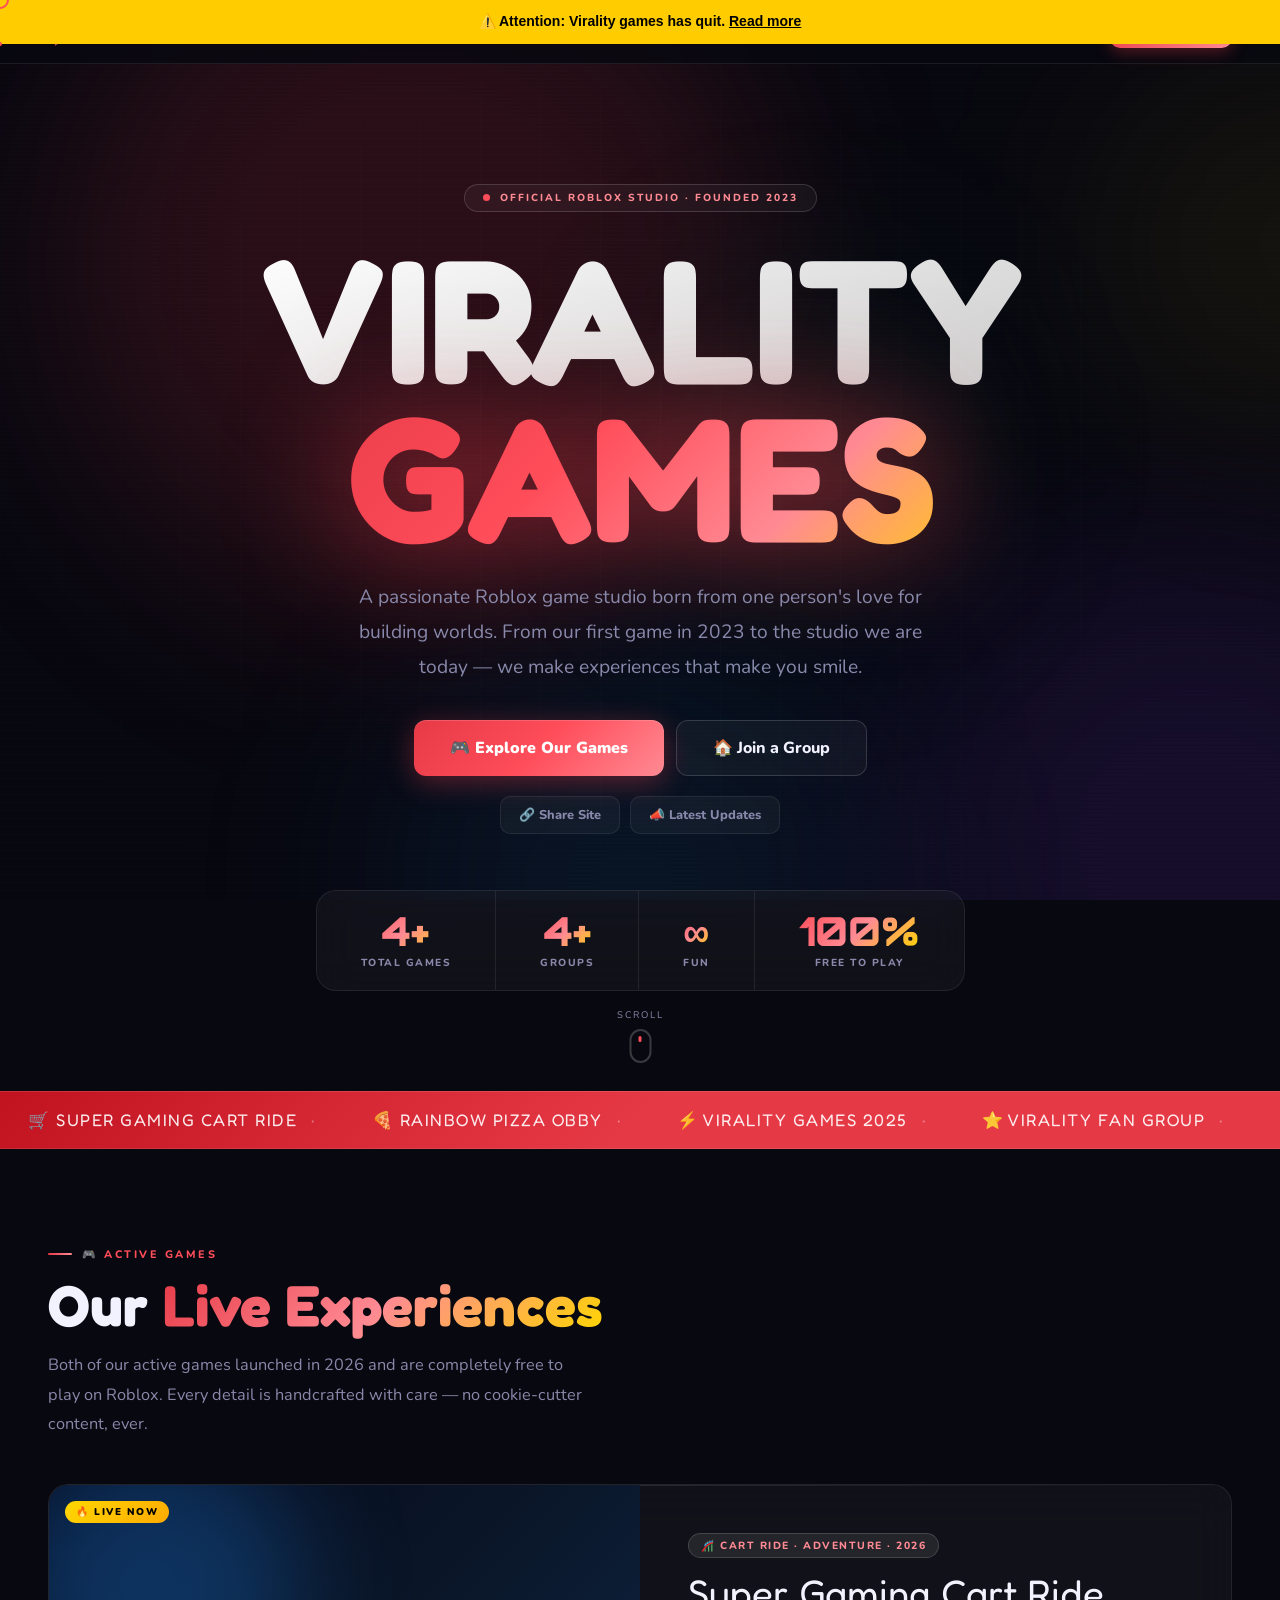
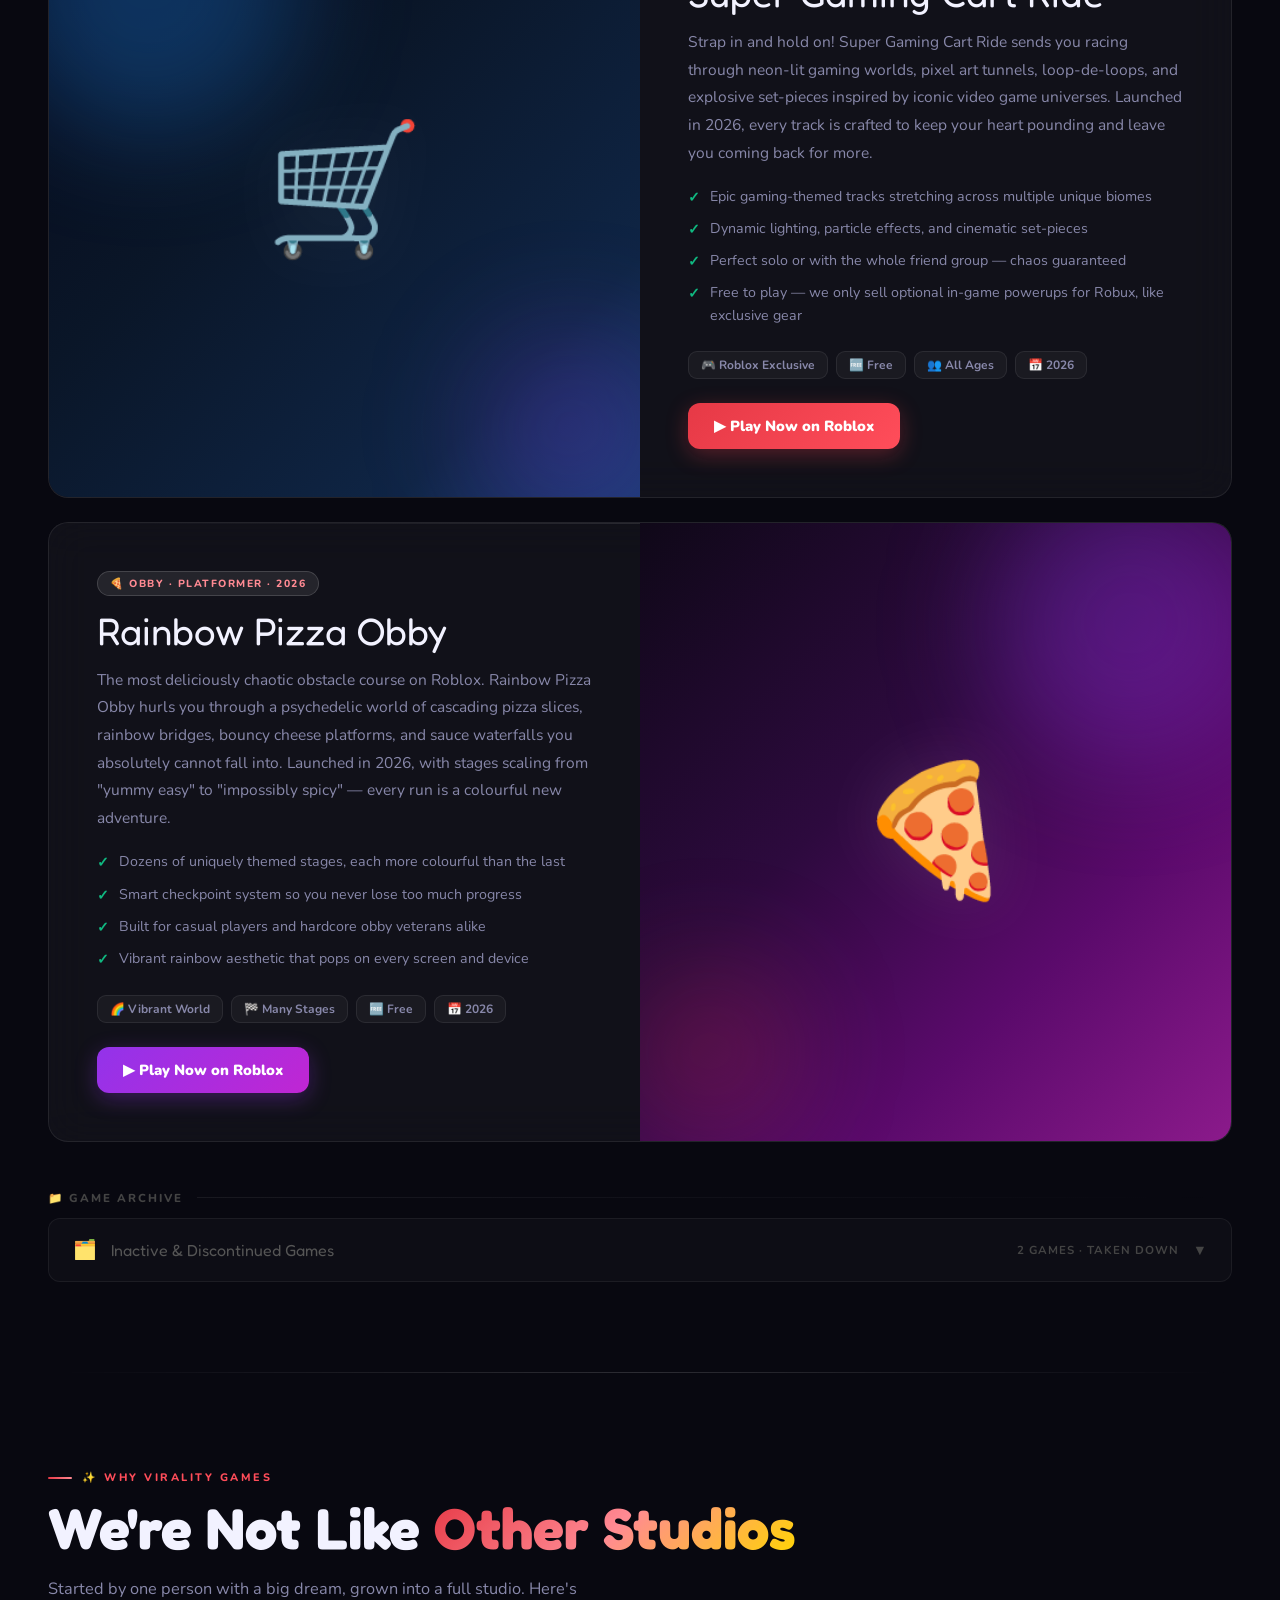
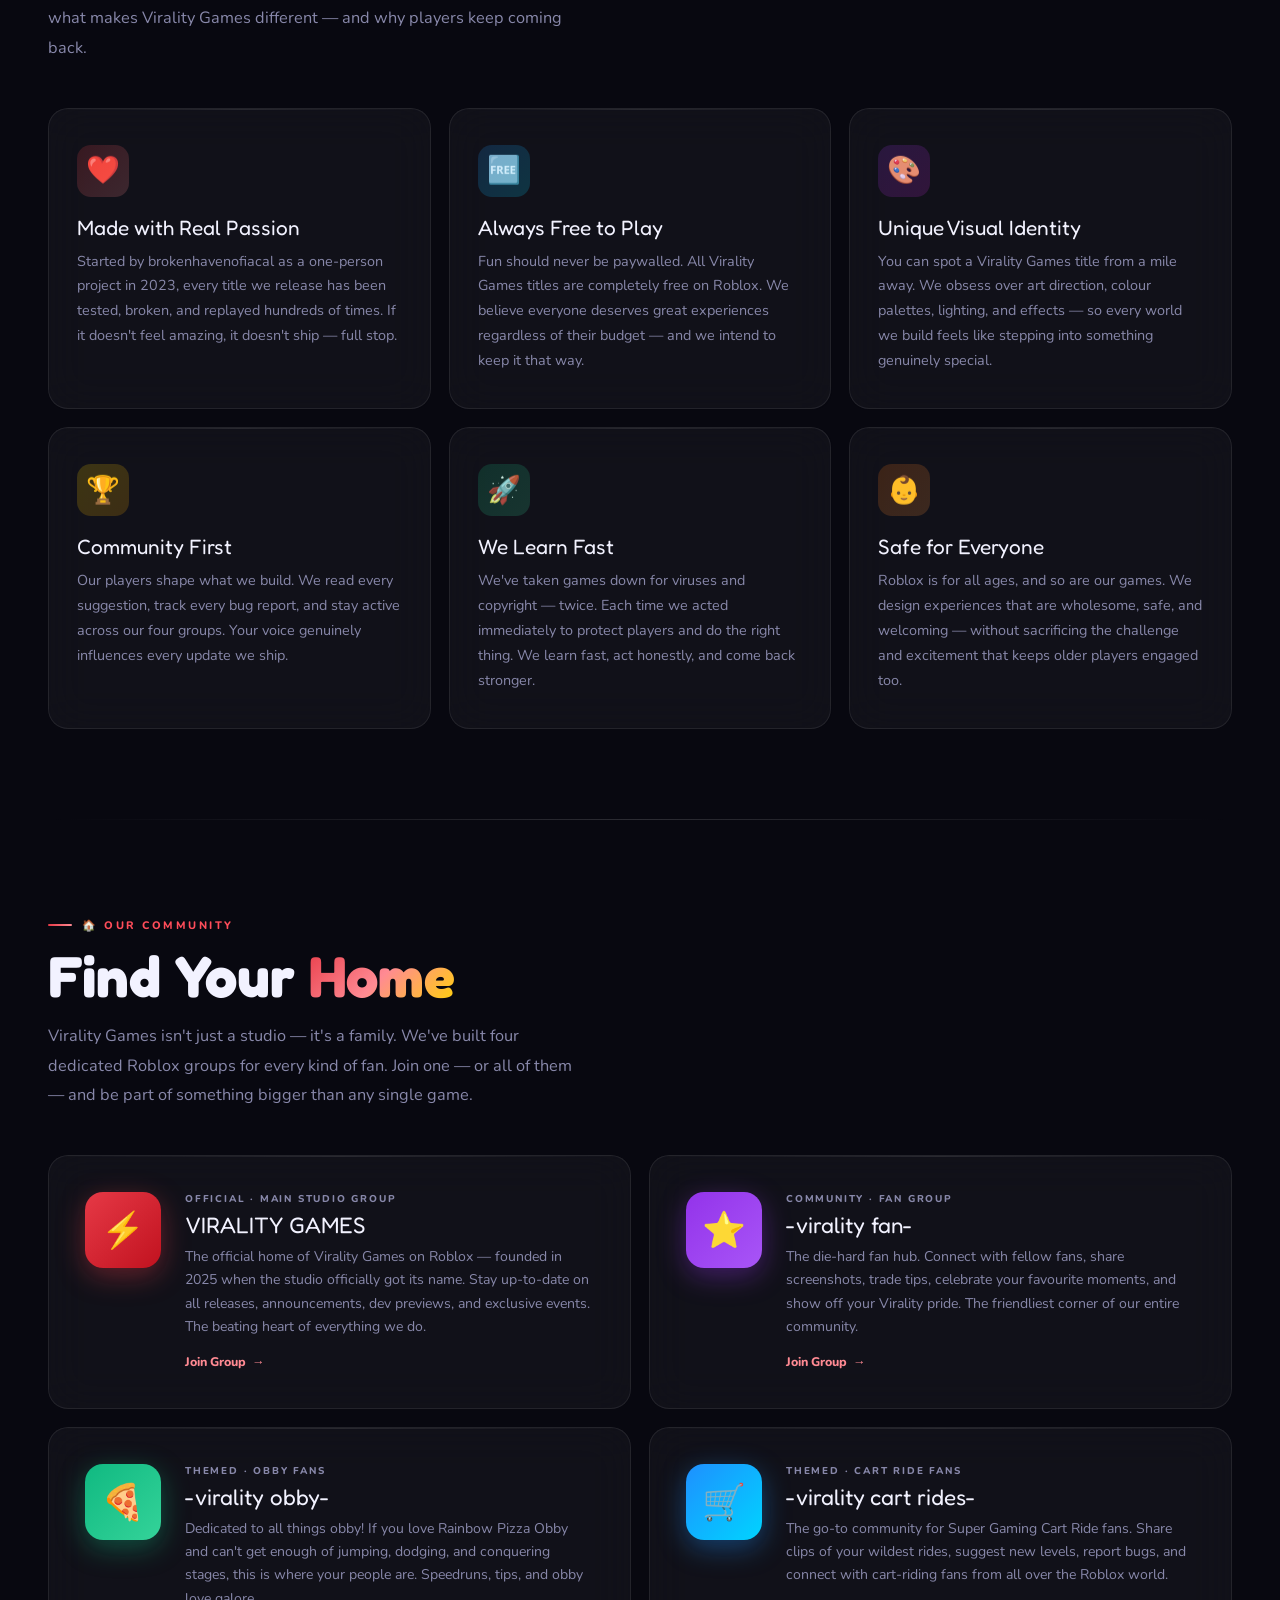
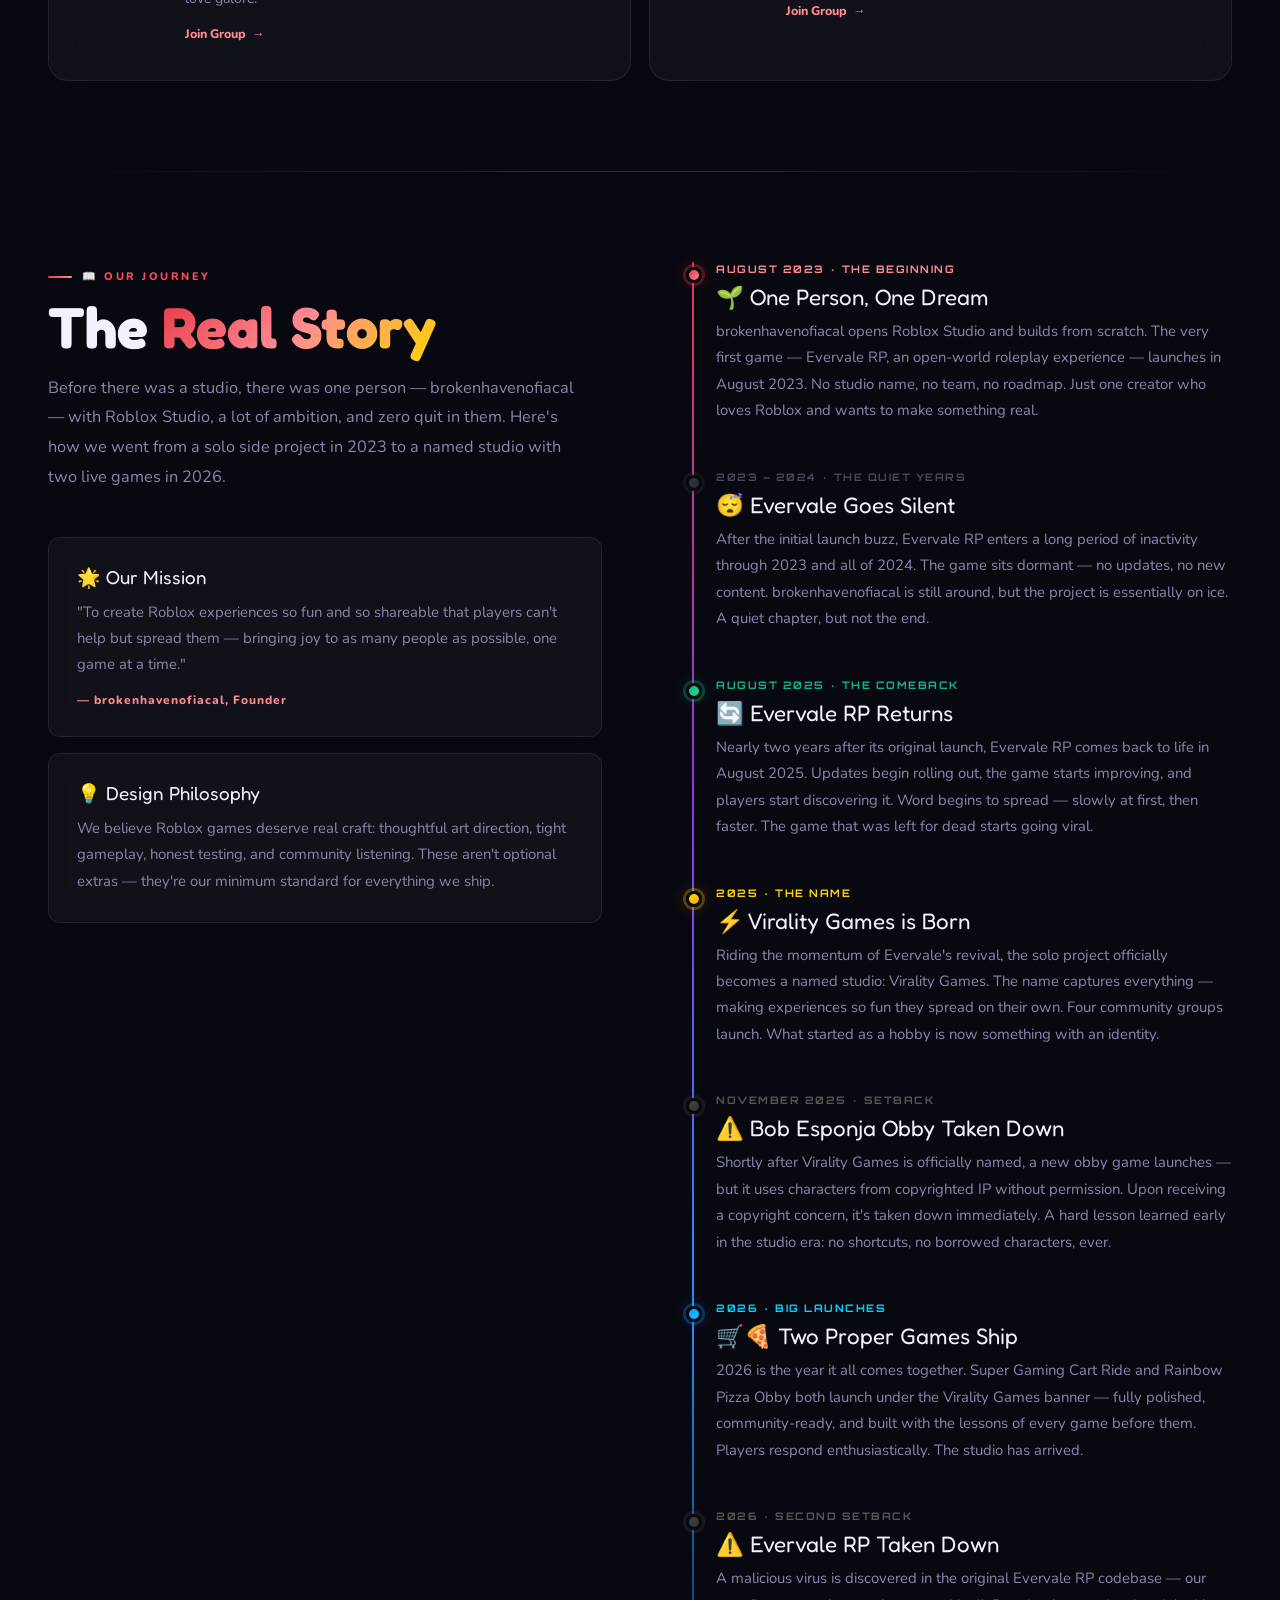
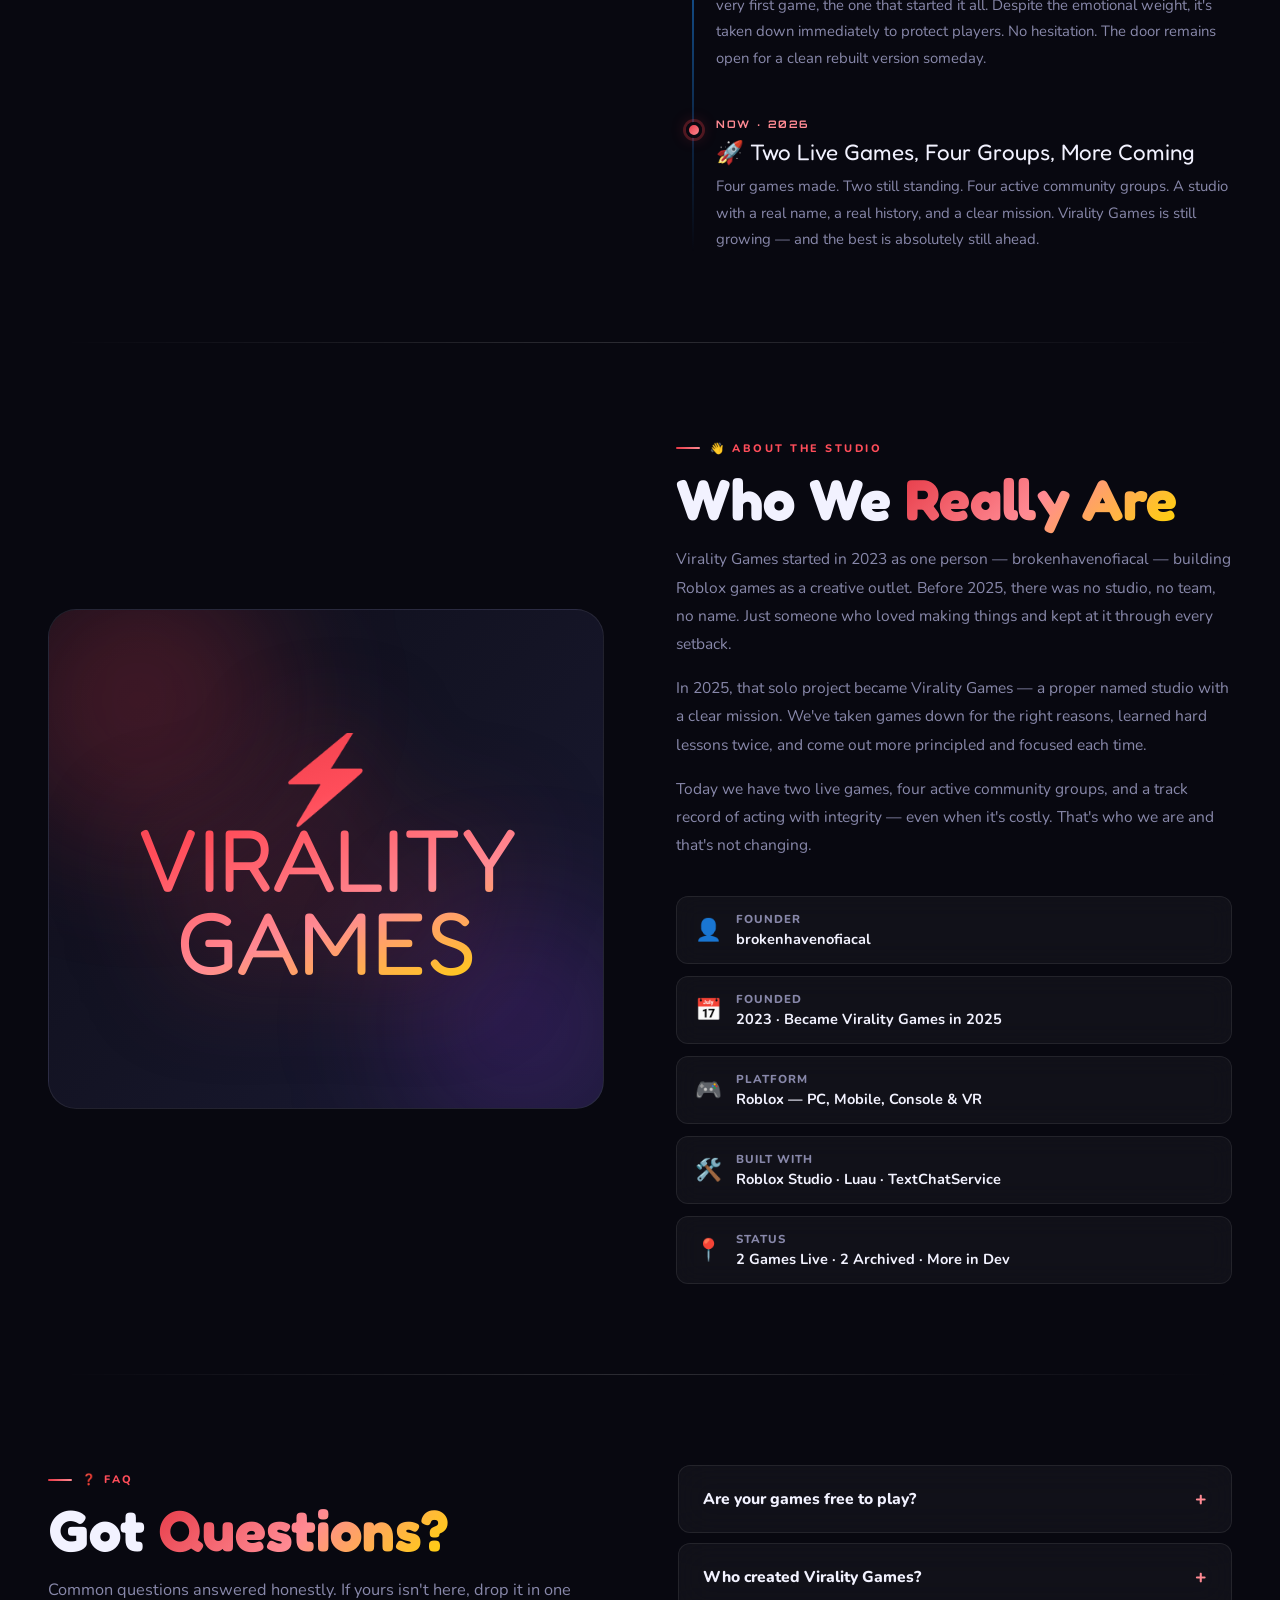
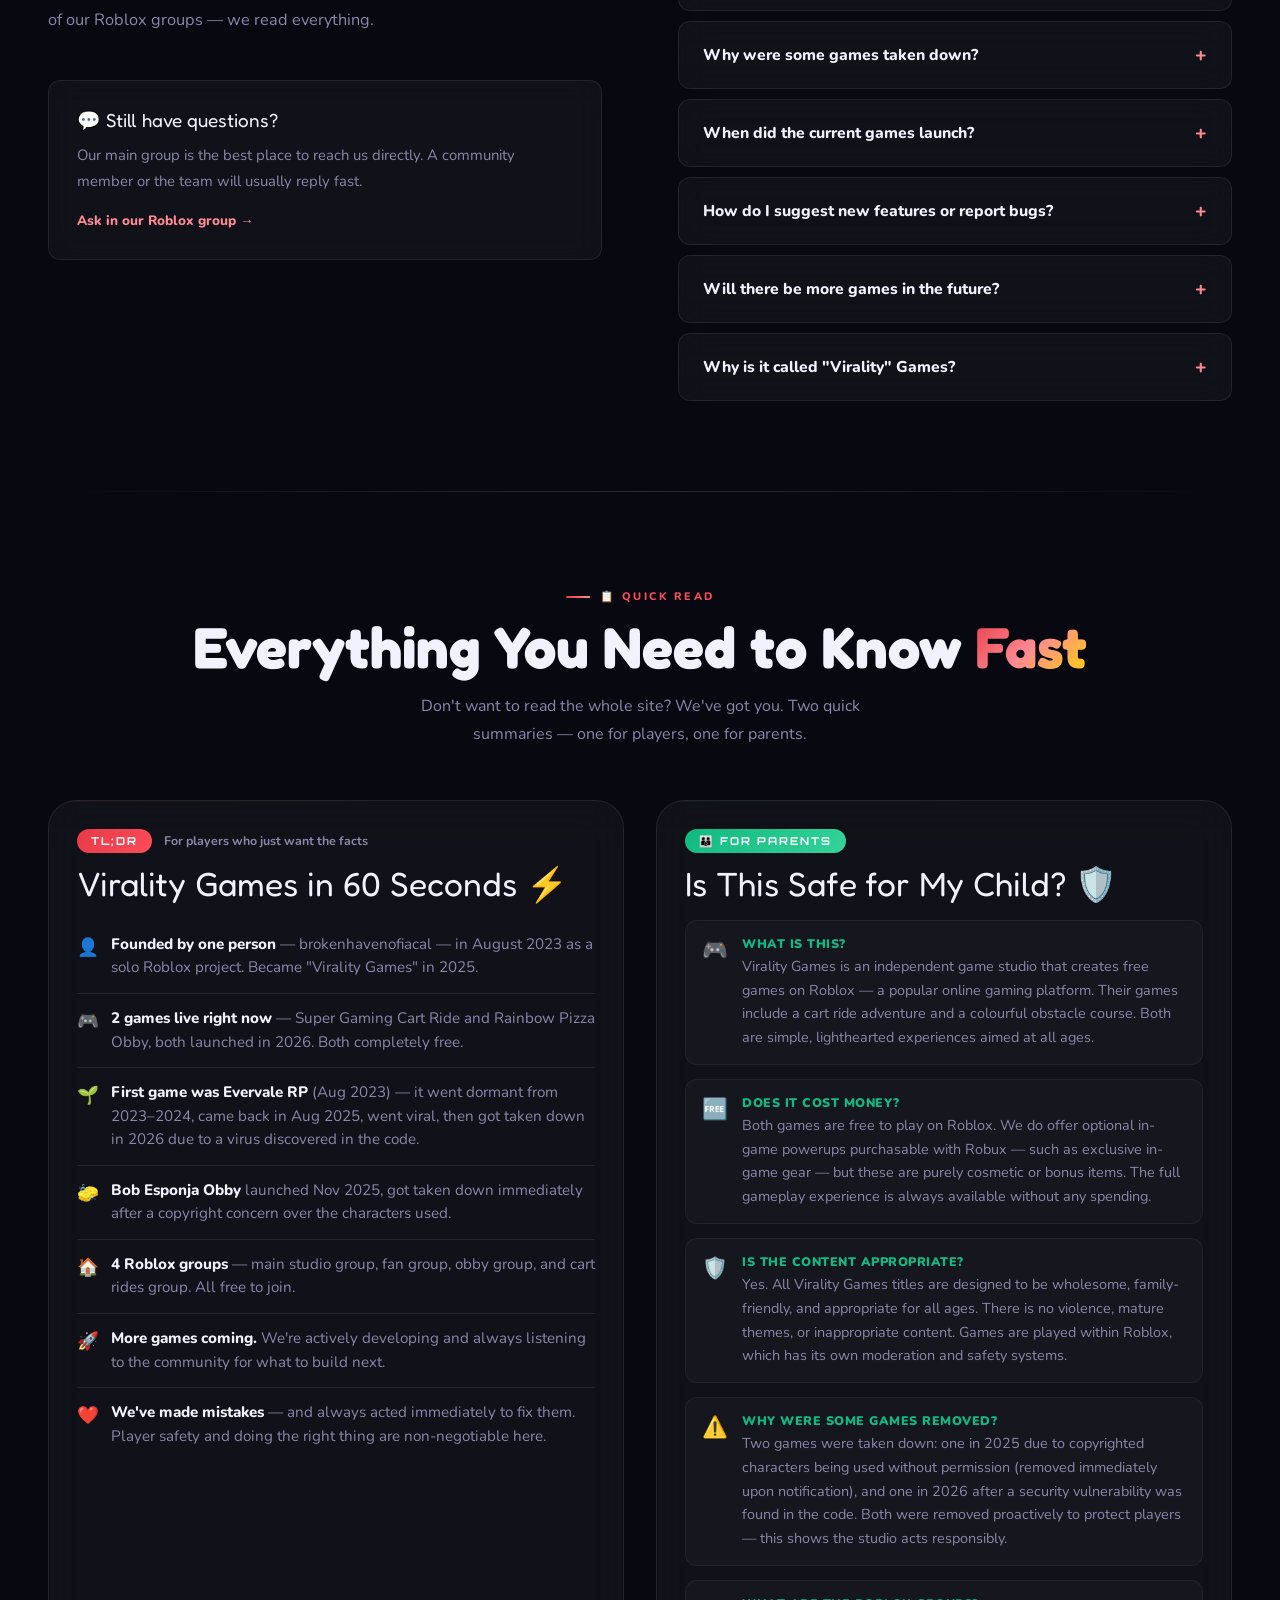
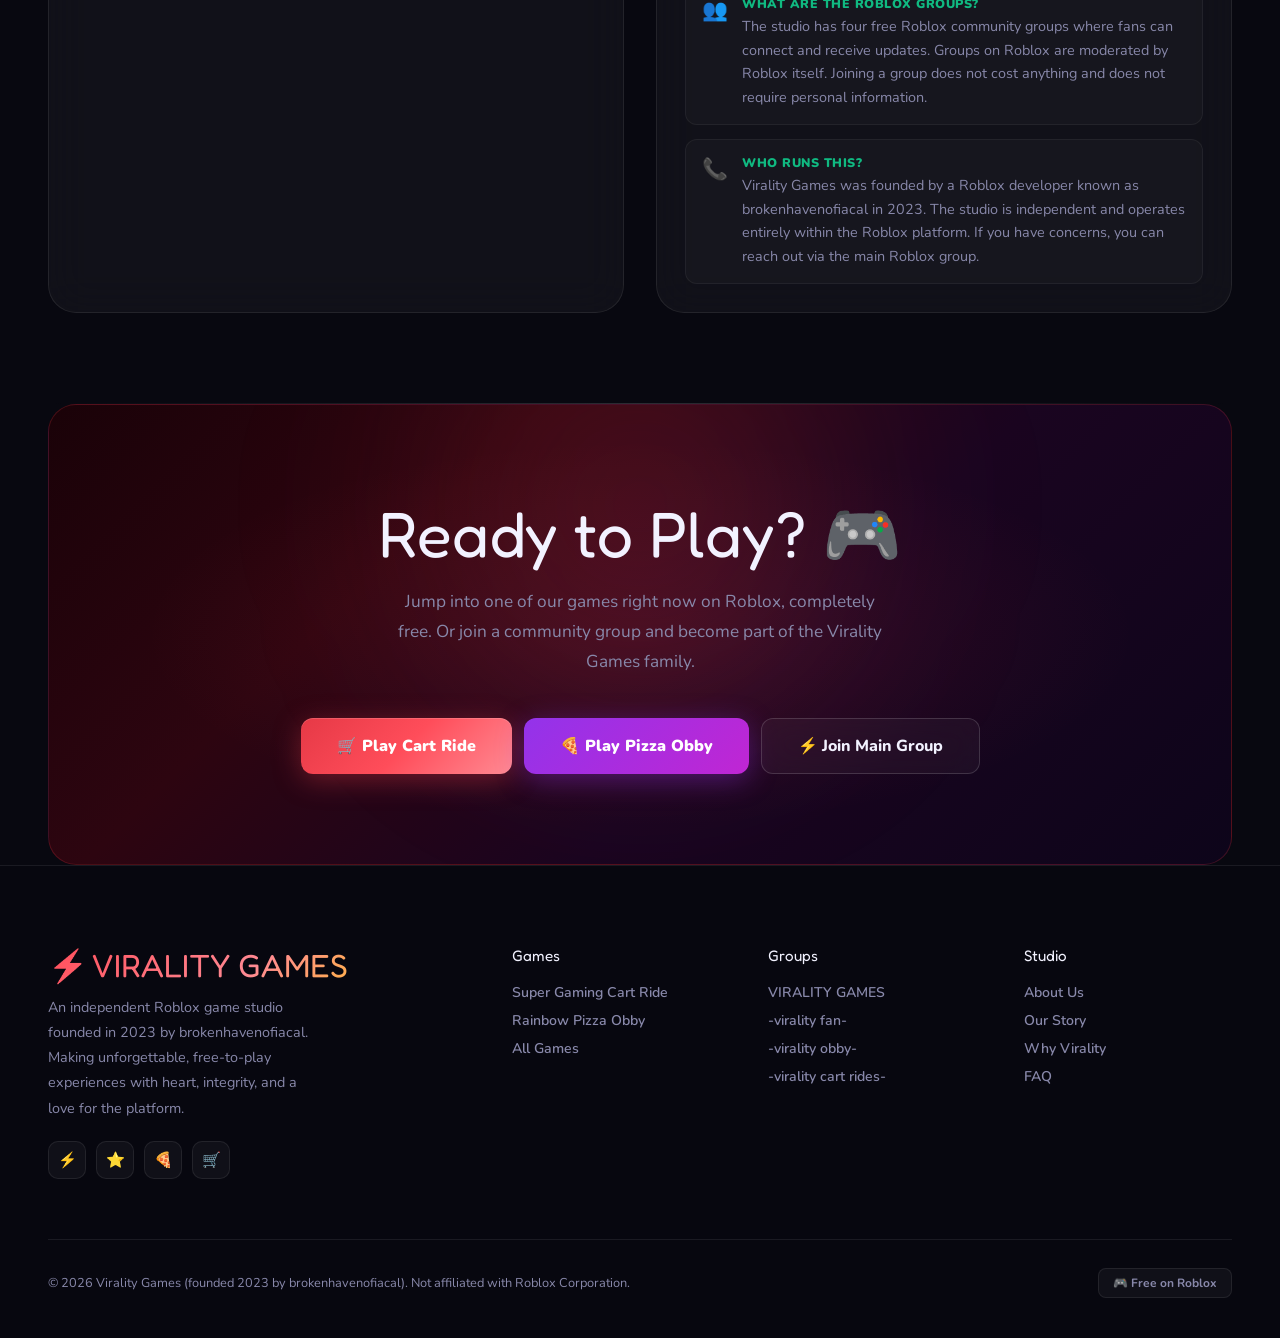
<file: index.html>
<!DOCTYPE html>
<html lang="en">
<head>
<meta charset="UTF-8">
<meta name="viewport" content="width=device-width, initial-scale=1.0">

<!-- ═══ PRIMARY META ═══ -->
<title>Virality Games — Official Roblox Studio | Free Games by brokenhavenofiacal</title>
<meta name="description" content="Virality Games is an independent Roblox game studio founded in 2023 by brokenhavenofiacal. Play Super Gaming Cart Ride and Rainbow Pizza Obby — both completely free on Roblox. Join our growing community of 4 groups!">
<meta name="keywords" content="Virality Games, Roblox studio, Super Gaming Cart Ride, Rainbow Pizza Obby, brokenhavenofiacal, free Roblox games, Roblox obby, Roblox cart ride, Evervale RP">
<meta name="author" content="brokenhavenofiacal / Virality Games">
<meta name="robots" content="index, follow">
<meta name="theme-color" content="#e63946">
<link rel="canonical" href="https://virality-games.github.io/">
<link rel="apple-touch-icon" sizes="180x180" href="/apple-touch-icon.png">
<link rel="icon" type="image/png" sizes="32x32" href="/favicon-32x32.png">
<link rel="icon" type="image/png" sizes="16x16" href="/favicon-16x16.png">
<link rel="manifest" href="/site.webmanifest">

<!-- ═══ OPEN GRAPH (Facebook, Discord, Slack, etc.) ═══ -->
<meta property="og:type" content="website">
<meta property="og:site_name" content="Virality Games">
<meta property="og:title" content="Virality Games — Free Roblox Games on ROBLOX">
<meta property="og:description" content="Independent Roblox game studio founded in 2023.">
<meta property="og:url" content="https://virality-games.github.io/">
<meta property="og:image" content="https://virality-games.github.io/og-image.png">
<meta property="og:image:width" content="1200">
<meta property="og:image:height" content="630">
<meta property="og:image:alt" content="Virality Games — Official Roblox Studio">
<meta property="og:locale" content="en_US">

<!-- ═══ TWITTER / X CARD ═══ -->
<meta name="twitter:card" content="summary_large_image">
<meta name="twitter:site" content="@Viralitygamez">
<meta name="twitter:title" content="Virality Games — Free Roblox Games">
<meta name="twitter:description" content="Play Super Gaming Cart Ride & Rainbow Pizza Obby free on Roblox.">
<meta name="twitter:image" content="https://virality-games.github.io/og-image.png">
<meta name="twitter:image:alt" content="Virality Games banner">

<!-- ═══ DISCORD SPECIFIC ═══ -->
<!-- Discord reads og: tags — the above og: tags are sufficient. -->
<!-- Adding color hint via theme-color for Discord embed accent -->

<!-- ═══ STRUCTURED DATA (JSON-LD) ═══ -->
<script type="application/ld+json">
{
  "@context": "https://schema.org",
  "@type": "Organization",
  "name": "Virality Games",
  "alternateName": "Virality Games Studio",
  "description": "Independent Roblox game studio founded in 2023 by brokenhavenofiacal. Creators of Super Gaming Cart Ride, Rainbow Pizza Obby, and more.",
  "foundingDate": "2023",
  "founder": {
    "@type": "Person",
    "name": "brokenhavenofiacal"
  },
  "url": "https://virality-games.github.io/",
  "sameAs": [
    "https://www.roblox.com/communities/841655795/VIRALITY-GAMES",
    "https://www.roblox.com/communities/858079631/virality-fan",
    "https://www.roblox.com/communities/487077807/Virality-Obby",
    "https://www.roblox.com/communities/945214491/virality-cart-rides"
  ]
}
</script>

<link href="https://fonts.googleapis.com/css2?family=Fredoka+One&family=Nunito:wght@400;600;700;800;900&family=Orbitron:wght@700;900&display=swap" rel="stylesheet">
<style>
/* ═══════════════════════════════════════
   ROOT & RESET
═══════════════════════════════════════ */
:root{
  --red:#e63946;--red2:#ff4d5a;--red3:#ff8a93;
  --dark:#080810;--dark2:#0e0e1a;--dark3:#141425;--dark4:#1a1a35;
  --glass:rgba(255,255,255,.04);--glassb:rgba(255,255,255,.08);
  --border:rgba(255,255,255,.08);--border2:rgba(255,255,255,.15);
  --gold:#ffd700;--gold2:#ffaa00;--blue:#1e90ff;--cyan:#00d4ff;
  --purple:#9333ea;--green:#10b981;--text:#f2f2ff;--dim:#8888aa;
  --radius-sm:12px;--radius:20px;--radius-lg:28px;
}
*,*::before,*::after{margin:0;padding:0;box-sizing:border-box;}
html{scroll-behavior:smooth;-webkit-text-size-adjust:100%;}
body{font-family:'Nunito',sans-serif;background:var(--dark);color:var(--text);overflow-x:hidden;}
img{max-width:100%;display:block;}
a{color:inherit;}

/* hide cursor on desktop only */
@media(pointer:fine){body{cursor:none;}}

/* ═══════════════════════════════════════
   CUSTOM CURSOR (desktop only)
═══════════════════════════════════════ */
#cursor,#cursor-dot{position:fixed;pointer-events:none;z-index:9999;display:none;}
@media(pointer:fine){
  #cursor{display:block;width:18px;height:18px;border:2px solid var(--red2);border-radius:50%;transform:translate(-50%,-50%);transition:width .2s,height .2s,background .2s;}
  #cursor-dot{display:block;width:4px;height:4px;background:var(--red2);border-radius:50%;transform:translate(-50%,-50%);}
  .cx #cursor{width:36px;height:36px;background:rgba(230,57,70,.12);}
}

/* ═══════════════════════════════════════
   BACKGROUND
═══════════════════════════════════════ */
#bg{position:fixed;inset:0;z-index:0;background:var(--dark);overflow:hidden;}
.bg-orb{position:absolute;border-radius:50%;filter:blur(100px);animation:orbDrift linear infinite;}
@keyframes orbDrift{
  0%{transform:translate(0,0) scale(1);opacity:0;}
  10%{opacity:1;}50%{transform:translate(var(--dx),var(--dy)) scale(1.3);}
  90%{opacity:.6;}100%{transform:translate(calc(var(--dx)*2),calc(var(--dy)*2)) scale(.8);opacity:0;}
}
.grid-overlay{
  position:fixed;inset:0;z-index:0;pointer-events:none;
  background-image:linear-gradient(rgba(255,255,255,.018) 1px,transparent 1px),linear-gradient(90deg,rgba(255,255,255,.018) 1px,transparent 1px);
  background-size:60px 60px;
  -webkit-mask-image:radial-gradient(ellipse 80% 80% at 50% 50%,black,transparent);
  mask-image:radial-gradient(ellipse 80% 80% at 50% 50%,black,transparent);
}
.scanline{position:fixed;inset:0;z-index:1;pointer-events:none;background:repeating-linear-gradient(0deg,transparent,transparent 2px,rgba(0,0,0,.03) 2px,rgba(0,0,0,.03) 4px);}
#pxl{position:fixed;inset:0;z-index:1;pointer-events:none;overflow:hidden;}
.pixel{position:absolute;border-radius:2px;animation:rise linear infinite;}
@keyframes rise{0%{transform:translateY(110vh) rotate(0);opacity:0;}8%{opacity:.6;}92%{opacity:.25;}100%{transform:translateY(-10vh) rotate(720deg);opacity:0;}}

/* ═══════════════════════════════════════
   NAV
═══════════════════════════════════════ */
nav{
  position:fixed;top:0;left:0;right:0;z-index:500;
  display:flex;align-items:center;justify-content:space-between;
  padding:0 clamp(16px,4vw,48px);height:64px;
  background:rgba(8,8,16,.82);backdrop-filter:blur(24px);-webkit-backdrop-filter:blur(24px);
  border-bottom:1px solid var(--border);
  animation:navIn .8s cubic-bezier(.16,1,.3,1) both;
}
@keyframes navIn{from{transform:translateY(-100%);opacity:0;}to{transform:none;opacity:1;}}
.nav-logo{font-family:'Fredoka One',cursive;font-size:clamp(1.1rem,3vw,1.5rem);letter-spacing:1.5px;background:linear-gradient(120deg,var(--red2),var(--red3),var(--gold));-webkit-background-clip:text;-webkit-text-fill-color:transparent;background-clip:text;text-decoration:none;flex-shrink:0;}
.nav-links{display:flex;align-items:center;gap:clamp(14px,2.5vw,32px);}
.nav-links a{font-size:.78rem;font-weight:800;letter-spacing:.5px;text-transform:uppercase;color:var(--dim);text-decoration:none;transition:color .25s;position:relative;white-space:nowrap;}
.nav-links a::after{content:'';position:absolute;bottom:-4px;left:0;right:0;height:2px;border-radius:2px;background:linear-gradient(90deg,var(--red),var(--red3));transform:scaleX(0);transform-origin:left;transition:transform .3s cubic-bezier(.16,1,.3,1);}
.nav-links a:hover{color:var(--text);}
.nav-links a:hover::after{transform:scaleX(1);}
.nav-cta{padding:8px 18px!important;border-radius:10px!important;background:linear-gradient(135deg,var(--red),var(--red3))!important;color:#fff!important;font-weight:900!important;box-shadow:0 4px 16px rgba(230,57,70,.35)!important;}
.nav-cta::after{display:none!important;}

/* hamburger for mobile */
.nav-burger{display:none;flex-direction:column;gap:5px;background:none;border:none;padding:8px;cursor:pointer;}
.nav-burger span{display:block;width:22px;height:2px;background:var(--dim);border-radius:2px;transition:all .3s;}
.nav-mobile{
  display:none;position:fixed;top:64px;left:0;right:0;z-index:499;
  background:rgba(8,8,16,.97);backdrop-filter:blur(24px);-webkit-backdrop-filter:blur(24px);
  border-bottom:1px solid var(--border);
  padding:0;max-height:0;overflow:hidden;
  transition:max-height .4s cubic-bezier(.16,1,.3,1),padding .3s;
}
.nav-mobile.open{max-height:420px;padding:16px 0 24px;}
.nav-mobile a{display:block;padding:14px clamp(16px,4vw,32px);font-size:.95rem;font-weight:800;color:var(--dim);text-decoration:none;letter-spacing:.5px;text-transform:uppercase;transition:color .2s;}
.nav-mobile a:hover{color:var(--red3);}
.nav-mobile .mob-cta{margin:12px clamp(16px,4vw,32px) 0;display:block;text-align:center;padding:14px;border-radius:12px;background:linear-gradient(135deg,var(--red),var(--red3));color:#fff!important;box-shadow:0 4px 20px rgba(230,57,70,.35);}

@media(max-width:860px){
  .nav-links{display:none;}
  .nav-burger{display:flex;}
  .nav-mobile{display:block;}
}

/* ═══════════════════════════════════════
   HERO
═══════════════════════════════════════ */
.hero{
  min-height:100svh;
  display:flex;flex-direction:column;align-items:center;justify-content:center;
  text-align:center;padding:clamp(100px,18vh,140px) clamp(16px,5vw,48px) clamp(80px,12vh,100px);
  position:relative;z-index:2;
}
.hero-eyebrow{
  display:inline-flex;align-items:center;gap:10px;
  padding:6px 18px;border-radius:999px;
  background:var(--glass);border:1px solid var(--border2);backdrop-filter:blur(12px);
  font-size:clamp(.62rem,.8vw,.72rem);font-weight:800;letter-spacing:2px;text-transform:uppercase;color:var(--red3);
  margin-bottom:28px;animation:fadeUp .8s .1s cubic-bezier(.16,1,.3,1) both;
}
.live-dot{width:7px;height:7px;border-radius:50%;background:var(--red2);flex-shrink:0;animation:livePulse 1.4s ease-in-out infinite;}
@keyframes livePulse{0%,100%{box-shadow:0 0 0 0 rgba(230,57,70,.5);}50%{box-shadow:0 0 0 7px rgba(230,57,70,0);}}
.hero-title{font-family:'Fredoka One',cursive;font-size:clamp(3.8rem,14vw,11rem);line-height:.9;animation:fadeUp .9s .25s cubic-bezier(.16,1,.3,1) both;}
.hero-title .w1{display:block;background:linear-gradient(160deg,#fff 0%,#ccc 100%);-webkit-background-clip:text;-webkit-text-fill-color:transparent;background-clip:text;}
.hero-title .w2{display:block;background:linear-gradient(135deg,var(--red) 0%,var(--red2) 40%,var(--red3) 70%,var(--gold) 100%);-webkit-background-clip:text;-webkit-text-fill-color:transparent;background-clip:text;filter:drop-shadow(0 0 60px rgba(230,57,70,.7));animation:shimmer 3s ease-in-out infinite;}
@keyframes shimmer{0%,100%{filter:drop-shadow(0 0 50px rgba(230,57,70,.4));}50%{filter:drop-shadow(0 0 100px rgba(230,57,70,1));}}
.hero-sub{font-size:clamp(.9rem,2vw,1.2rem);color:var(--dim);max-width:580px;line-height:1.8;margin:24px auto 0;animation:fadeUp .9s .4s cubic-bezier(.16,1,.3,1) both;}
.hero-ctas{display:flex;gap:12px;flex-wrap:wrap;justify-content:center;margin-top:36px;animation:fadeUp .9s .55s cubic-bezier(.16,1,.3,1) both;}
.btn-primary{
  display:inline-flex;align-items:center;gap:9px;
  padding:clamp(12px,2vw,16px) clamp(20px,4vw,36px);border-radius:var(--radius-sm);
  background:linear-gradient(135deg,var(--red),var(--red2),var(--red3));color:#fff;
  font-family:'Nunito',sans-serif;font-weight:900;font-size:clamp(.85rem,1.5vw,1rem);
  text-decoration:none;border:none;
  box-shadow:0 6px 28px rgba(230,57,70,.38),inset 0 1px 0 rgba(255,255,255,.15);
  transition:transform .25s,box-shadow .25s;position:relative;overflow:hidden;
}
.btn-primary::before{content:'';position:absolute;inset:0;background:linear-gradient(135deg,rgba(255,255,255,.15),transparent);opacity:0;transition:opacity .25s;}
.btn-primary:hover,.btn-primary:focus-visible{transform:translateY(-3px) scale(1.03);box-shadow:0 12px 36px rgba(230,57,70,.55);}
.btn-primary:hover::before{opacity:1;}
.btn-ghost{
  display:inline-flex;align-items:center;gap:9px;
  padding:clamp(12px,2vw,16px) clamp(20px,4vw,36px);border-radius:var(--radius-sm);
  background:var(--glass);border:1px solid var(--border2);color:var(--text);
  font-family:'Nunito',sans-serif;font-weight:800;font-size:clamp(.85rem,1.5vw,1rem);
  text-decoration:none;backdrop-filter:blur(16px);transition:transform .25s,background .25s,border-color .25s;
}
.btn-ghost:hover,.btn-ghost:focus-visible{transform:translateY(-3px) scale(1.02);background:var(--glassb);border-color:rgba(255,255,255,.25);}

/* stats row */
.stats-wrap{
  display:flex;flex-wrap:wrap;justify-content:center;
  background:var(--glass);border:1px solid var(--border);backdrop-filter:blur(20px);
  border-radius:var(--radius);overflow:hidden;
  margin-top:56px;animation:fadeUp .9s .7s cubic-bezier(.16,1,.3,1) both;
}
.stat-item{padding:clamp(14px,3vw,20px) clamp(20px,5vw,44px);text-align:center;border-right:1px solid var(--border);}
.stat-item:last-child{border-right:none;}
.stat-num{font-family:'Orbitron',monospace;font-size:clamp(1.6rem,4vw,2.5rem);font-weight:900;background:linear-gradient(135deg,var(--red2),var(--red3),var(--gold));-webkit-background-clip:text;-webkit-text-fill-color:transparent;background-clip:text;line-height:1;}
.stat-label{font-size:clamp(.6rem,.8vw,.68rem);font-weight:800;text-transform:uppercase;letter-spacing:1.5px;color:var(--dim);margin-top:5px;}

/* scroll hint */
.scroll-hint{position:absolute;bottom:28px;left:50%;transform:translateX(-50%);display:flex;flex-direction:column;align-items:center;gap:8px;animation:fadeIn 1s 1.5s both;}
.scroll-mouse{width:22px;height:34px;border:2px solid rgba(255,255,255,.2);border-radius:11px;display:flex;justify-content:center;}
.scroll-wheel{width:3px;height:6px;background:var(--red2);border-radius:3px;margin-top:5px;animation:scrollBounce 1.5s ease-in-out infinite;}
@keyframes scrollBounce{0%,100%{transform:translateY(0);opacity:1;}50%{transform:translateY(7px);opacity:.4;}}
.scroll-label{font-size:.6rem;letter-spacing:2px;text-transform:uppercase;color:var(--dim);}
@media(max-width:480px){.scroll-hint{display:none;}}

/* ═══════════════════════════════════════
   MARQUEE
═══════════════════════════════════════ */
.marquee-wrap{position:relative;z-index:2;background:linear-gradient(135deg,#c1121f,var(--red),#e63946);padding:16px 0;overflow:hidden;border-top:1px solid rgba(255,255,255,.1);border-bottom:1px solid rgba(255,255,255,.1);}
.marquee-track{display:flex;white-space:nowrap;animation:marqueeMove 24s linear infinite;will-change:transform;}
@keyframes marqueeMove{0%{transform:translateX(0);}100%{transform:translateX(-50%);}}
.marquee-item{display:inline-flex;align-items:center;gap:14px;padding:0 28px;font-family:'Fredoka One',cursive;font-size:clamp(.85rem,2vw,1.05rem);letter-spacing:1.5px;text-transform:uppercase;color:rgba(255,255,255,.9);}
.msep{opacity:.4;font-size:1.2rem;}

/* ═══════════════════════════════════════
   SECTION SHARED
═══════════════════════════════════════ */
.section{position:relative;z-index:2;padding:clamp(60px,10vh,120px) clamp(16px,5vw,48px);max-width:1280px;margin:0 auto;width:100%;}
.section-eyebrow{display:inline-flex;align-items:center;gap:10px;font-size:.68rem;font-weight:800;text-transform:uppercase;letter-spacing:2.5px;color:var(--red2);margin-bottom:12px;}
.section-eyebrow::before{content:'';width:24px;height:2px;background:linear-gradient(90deg,var(--red),var(--red3));border-radius:2px;display:block;flex-shrink:0;}
.section-title{font-family:'Fredoka One',cursive;font-size:clamp(1.9rem,4.5vw,3.6rem);line-height:1.1;margin-bottom:14px;}
.hi{background:linear-gradient(135deg,var(--red),var(--red3),var(--gold));-webkit-background-clip:text;-webkit-text-fill-color:transparent;background-clip:text;}
.section-body{color:var(--dim);font-size:clamp(.9rem,1.5vw,1.02rem);line-height:1.82;max-width:540px;margin-bottom:44px;}
.section-divider{position:relative;z-index:2;height:1px;background:linear-gradient(90deg,transparent,var(--border2),transparent);margin:0 clamp(16px,4vw,48px);}

/* ═══════════════════════════════════════
   GLASS CARD BASE
═══════════════════════════════════════ */
.gc{background:var(--glass);border:1px solid var(--border);backdrop-filter:blur(20px);-webkit-backdrop-filter:blur(20px);border-radius:var(--radius);position:relative;overflow:hidden;}
.gc::before{content:'';position:absolute;top:0;left:0;right:0;height:1px;background:linear-gradient(90deg,transparent,rgba(255,255,255,.1),transparent);}

/* ═══════════════════════════════════════
   GAMES — ACTIVE
═══════════════════════════════════════ */
.game-big-card{
  display:grid;grid-template-columns:1fr 1fr;
  min-height:clamp(300px,50vw,500px);
  margin-bottom:24px;
  transition:transform .4s cubic-bezier(.16,1,.3,1),box-shadow .4s,border-color .3s;
}
.game-big-card:hover{transform:translateY(-8px);box-shadow:0 32px 80px rgba(0,0,0,.6);border-color:var(--border2);}
.gv{position:relative;overflow:hidden;display:flex;align-items:center;justify-content:center;min-height:clamp(200px,30vw,400px);}
.gv-cart{background:linear-gradient(135deg,#06091a,#0a1628 40%,#0f2545 80%,#1a3a70);}
.gv-pizza{background:linear-gradient(135deg,#0f0818,#2d0a3e 40%,#5a0a6b 70%,#8b1a8b);}
.gv-blob{position:absolute;border-radius:50%;filter:blur(55px);pointer-events:none;}
.game-emoji-big{font-size:clamp(5rem,10vw,9rem);line-height:1;transition:transform .5s cubic-bezier(.16,1,.3,1);filter:drop-shadow(0 0 35px rgba(255,255,255,.1));position:relative;z-index:2;}
.game-big-card:hover .game-emoji-big{transform:scale(1.15) rotate(-5deg);}
.gi{padding:clamp(24px,4vw,48px);display:flex;flex-direction:column;justify-content:center;}
.game-tag{display:inline-flex;align-items:center;gap:6px;padding:4px 12px;border-radius:999px;background:var(--glassb);border:1px solid var(--border2);font-size:.65rem;font-weight:800;letter-spacing:1.5px;text-transform:uppercase;color:var(--red3);margin-bottom:14px;width:fit-content;}
.game-name-big{font-family:'Fredoka One',cursive;font-size:clamp(1.5rem,3vw,2.6rem);line-height:1.1;margin-bottom:14px;}
.game-desc-big{color:var(--dim);font-size:clamp(.85rem,1.3vw,.97rem);line-height:1.78;margin-bottom:20px;}
.game-feats{list-style:none;display:flex;flex-direction:column;gap:9px;margin-bottom:24px;}
.game-feats li{display:flex;align-items:flex-start;gap:10px;font-size:clamp(.82rem,1.2vw,.89rem);color:var(--dim);line-height:1.55;}
.game-feats li::before{content:'✓';color:var(--green);font-weight:900;flex-shrink:0;margin-top:1px;}
.game-meta-row{display:flex;gap:8px;margin-bottom:24px;flex-wrap:wrap;}
.mpill{display:flex;align-items:center;gap:5px;padding:5px 12px;border-radius:9px;background:var(--glass);border:1px solid var(--border);font-size:.75rem;font-weight:700;color:var(--dim);}
.play-btn-big{
  display:inline-flex;align-items:center;gap:9px;padding:13px 26px;border-radius:var(--radius-sm);
  background:linear-gradient(135deg,var(--red),var(--red2));color:#fff;font-weight:900;font-size:.92rem;
  text-decoration:none;width:fit-content;
  box-shadow:0 6px 22px rgba(230,57,70,.32);transition:transform .25s,box-shadow .25s;
}
.play-btn-big:hover{transform:translateY(-3px) scale(1.04);box-shadow:0 12px 32px rgba(230,57,70,.52);}
.ribbon{position:absolute;top:16px;left:16px;background:linear-gradient(135deg,var(--gold),var(--gold2));color:#000;font-size:.62rem;font-weight:900;letter-spacing:1.5px;text-transform:uppercase;padding:4px 11px;border-radius:999px;z-index:10;}

/* mobile: stack game cards */
@media(max-width:700px){
  .game-big-card{grid-template-columns:1fr;}
  .gv{min-height:180px;}
  .game-emoji-big{font-size:5rem;}
  .game-big-card .gi[style*="order:1"]{order:2!important;}
  .game-big-card .gv[style*="order:2"]{order:1!important;}
}

/* ═══════════════════════════════════════
   INACTIVE GAMES
═══════════════════════════════════════ */
.archive-header{display:flex;align-items:center;gap:14px;margin:48px 0 12px;}
.archive-header-line{flex:1;height:1px;background:linear-gradient(90deg,rgba(255,255,255,.07),transparent);}
.archive-header-label{font-size:.72rem;font-weight:800;letter-spacing:2px;text-transform:uppercase;color:#444;white-space:nowrap;}
.inactive-toggle{
  display:flex;align-items:center;gap:14px;
  padding:18px 24px;background:rgba(255,255,255,.025);border:1px solid rgba(255,255,255,.06);
  border-radius:var(--radius-sm);width:100%;text-align:left;
  transition:border-color .3s,background .3s;font-family:inherit;color:inherit;
}
.inactive-toggle:hover{border-color:rgba(255,255,255,.12);background:rgba(255,255,255,.04);}
.itl{font-family:'Fredoka One',cursive;font-size:1rem;color:#555;flex:1;}
.itm{font-size:.72rem;font-weight:700;color:#444;letter-spacing:1px;text-transform:uppercase;}
.itch{font-size:.9rem;color:#444;transition:transform .35s cubic-bezier(.16,1,.3,1);}
.inactive-open .itch{transform:rotate(180deg);}
.inactive-body{max-height:0;overflow:hidden;transition:max-height .5s cubic-bezier(.16,1,.3,1);}
.inactive-body.open{max-height:900px;}
.inactive-grid{display:grid;grid-template-columns:1fr 1fr;gap:18px;padding-top:14px;}
@media(max-width:580px){.inactive-grid{grid-template-columns:1fr;}}
.inactive-card{background:rgba(255,255,255,.02);border:1px solid rgba(255,255,255,.05);border-radius:var(--radius);overflow:hidden;transition:border-color .3s;}
.inactive-card:hover{border-color:rgba(255,255,255,.09);}
.inactive-card::before{content:'';position:absolute;top:0;left:0;right:0;height:1px;background:linear-gradient(90deg,transparent,rgba(255,255,255,.05),transparent);}
.inactive-card{position:relative;}
.inactive-thumb{height:140px;display:flex;align-items:center;justify-content:center;background:linear-gradient(135deg,#0c0c0c,#181818,#202020);}
.inactive-emoji{font-size:4.5rem;filter:grayscale(1) brightness(.3);transition:filter .3s;}
.inactive-card:hover .inactive-emoji{filter:grayscale(1) brightness(.45);}
.inactive-info{padding:22px;}
.inactive-tag{display:inline-flex;align-items:center;gap:5px;padding:3px 10px;border-radius:999px;background:rgba(255,255,255,.03);border:1px solid rgba(255,255,255,.06);font-size:.62rem;font-weight:800;letter-spacing:1.5px;text-transform:uppercase;color:#444;margin-bottom:10px;width:fit-content;}
.inactive-name{font-family:'Fredoka One',cursive;font-size:1.3rem;color:#4a4a4a;margin-bottom:8px;}
.inactive-badge{display:inline-flex;align-items:center;gap:6px;padding:4px 12px;border-radius:999px;background:rgba(180,40,40,.07);border:1px solid rgba(180,40,40,.15);font-size:.65rem;font-weight:800;letter-spacing:1px;text-transform:uppercase;color:#6a3030;margin-bottom:12px;width:fit-content;}
.inactive-reason{color:#4a4a5a;font-size:.87rem;line-height:1.72;}

/* ═══════════════════════════════════════
   WHY GRID
═══════════════════════════════════════ */
.why-grid{display:grid;grid-template-columns:repeat(3,1fr);gap:18px;}
@media(max-width:900px){.why-grid{grid-template-columns:repeat(2,1fr);}}
@media(max-width:520px){.why-grid{grid-template-columns:1fr;}}
.why-card{padding:clamp(24px,3vw,36px) clamp(20px,2.5vw,28px);transition:transform .35s cubic-bezier(.16,1,.3,1),border-color .35s;}
.why-card:hover{transform:translateY(-7px) scale(1.01);border-color:var(--border2);}
.wi-icon{width:52px;height:52px;border-radius:14px;display:flex;align-items:center;justify-content:center;font-size:1.7rem;margin-bottom:18px;position:relative;flex-shrink:0;}
.wi-bg{position:absolute;inset:0;border-radius:14px;opacity:.18;}
.c1 .wi-bg{background:linear-gradient(135deg,var(--red),var(--red3));}
.c2 .wi-bg{background:linear-gradient(135deg,var(--blue),var(--cyan));}
.c3 .wi-bg{background:linear-gradient(135deg,var(--purple),#c026d3);}
.c4 .wi-bg{background:linear-gradient(135deg,var(--gold),var(--gold2));}
.c5 .wi-bg{background:linear-gradient(135deg,var(--green),#34d399);}
.c6 .wi-bg{background:linear-gradient(135deg,#f97316,#fb923c);}
.why-h{font-family:'Fredoka One',cursive;font-size:clamp(1.1rem,2vw,1.3rem);margin-bottom:9px;}
.why-p{color:var(--dim);font-size:clamp(.82rem,1.2vw,.9rem);line-height:1.72;}

/* ═══════════════════════════════════════
   GROUPS GRID
═══════════════════════════════════════ */
.groups-grid{display:grid;grid-template-columns:repeat(2,1fr);gap:18px;}
@media(max-width:680px){.groups-grid{grid-template-columns:1fr;}}
.group-card{
  padding:clamp(22px,3vw,36px);text-decoration:none;color:inherit;
  display:flex;align-items:flex-start;gap:clamp(16px,2.5vw,24px);
  transition:transform .35s cubic-bezier(.16,1,.3,1),border-color .35s,box-shadow .35s;
}
.group-card::after{content:'';position:absolute;inset:0;border-radius:var(--radius);background:linear-gradient(135deg,rgba(255,255,255,.03),transparent);opacity:0;transition:opacity .3s;pointer-events:none;}
.group-card:hover{transform:translateY(-6px);border-color:var(--border2);box-shadow:0 18px 55px rgba(0,0,0,.4);}
.group-card:hover::after{opacity:1;}
.gib{width:clamp(56px,8vw,76px);height:clamp(56px,8vw,76px);border-radius:18px;flex-shrink:0;display:flex;align-items:center;justify-content:center;font-size:clamp(1.6rem,3vw,2.2rem);}
.gib-main{background:linear-gradient(135deg,var(--red),#c1121f);box-shadow:0 8px 28px rgba(230,57,70,.38);}
.gib-fan{background:linear-gradient(135deg,var(--purple),#a855f7);box-shadow:0 8px 28px rgba(147,51,234,.38);}
.gib-obby{background:linear-gradient(135deg,var(--green),#34d399);box-shadow:0 8px 28px rgba(16,185,129,.38);}
.gib-cart{background:linear-gradient(135deg,var(--blue),var(--cyan));box-shadow:0 8px 28px rgba(30,144,255,.38);}
.ginfo{flex:1;min-width:0;}
.gbadge{font-size:.62rem;font-weight:800;letter-spacing:1.8px;text-transform:uppercase;color:var(--dim);margin-bottom:5px;}
.gname{font-family:'Fredoka One',cursive;font-size:clamp(1.1rem,2.5vw,1.4rem);margin-bottom:7px;}
.gdesc{color:var(--dim);font-size:clamp(.82rem,1.2vw,.88rem);line-height:1.65;margin-bottom:12px;}
.glink{display:inline-flex;align-items:center;gap:6px;font-size:.78rem;font-weight:800;color:var(--red3);}
.garr{transition:transform .2s;}
.group-card:hover .garr{transform:translateX(4px);}

/* ═══════════════════════════════════════
   TIMELINE
═══════════════════════════════════════ */
.tl{position:relative;padding-left:38px;}
.tl::before{content:'';position:absolute;top:0;bottom:0;left:14px;width:2px;background:linear-gradient(to bottom,var(--red),var(--purple),var(--blue),transparent);border-radius:2px;}
.tl-item{position:relative;margin-bottom:46px;}
.tl-item:last-child{margin-bottom:0;}
.tl-dot{position:absolute;left:-30px;top:5px;width:16px;height:16px;border-radius:50%;background:linear-gradient(135deg,var(--red),var(--red3));border:3px solid var(--dark);box-shadow:0 0 0 3px rgba(230,57,70,.28),0 0 16px rgba(230,57,70,.3);}
.tl-date{font-family:'Orbitron',monospace;font-size:.65rem;font-weight:700;color:var(--red3);letter-spacing:1.5px;margin-bottom:7px;}
.tl-title{font-family:'Fredoka One',cursive;font-size:clamp(1.15rem,2.5vw,1.4rem);margin-bottom:7px;}
.tl-body{color:var(--dim);font-size:clamp(.83rem,1.2vw,.93rem);line-height:1.78;}

/* ═══════════════════════════════════════
   STORY GRID
═══════════════════════════════════════ */
.story-grid{display:grid;grid-template-columns:1fr 1fr;gap:clamp(32px,6vw,80px);align-items:start;}
@media(max-width:800px){.story-grid{grid-template-columns:1fr;}}

/* ═══════════════════════════════════════
   ABOUT
═══════════════════════════════════════ */
.about-grid{display:grid;grid-template-columns:1fr 1fr;gap:clamp(32px,6vw,72px);align-items:center;}
@media(max-width:800px){.about-grid{grid-template-columns:1fr;}}
.about-vis{
  position:relative;height:clamp(280px,40vw,500px);border-radius:var(--radius-lg);
  overflow:hidden;background:linear-gradient(135deg,var(--dark2),var(--dark3),var(--dark4));
  border:1px solid var(--border);display:flex;align-items:center;justify-content:center;
}
.about-blob{position:absolute;border-radius:50%;filter:blur(65px);pointer-events:none;}
.about-logo-big{
  font-family:'Fredoka One',cursive;font-size:clamp(3rem,7vw,5.5rem);line-height:.95;text-align:center;
  background:linear-gradient(160deg,var(--red),var(--red2),var(--red3),var(--gold));
  -webkit-background-clip:text;-webkit-text-fill-color:transparent;background-clip:text;
  filter:drop-shadow(0 0 50px rgba(230,57,70,.5));animation:floatLogo 5s ease-in-out infinite;
  z-index:2;position:relative;
}
@keyframes floatLogo{0%,100%{transform:translateY(0) rotate(-1deg);}50%{transform:translateY(-16px) rotate(1deg);}}
.creds{display:flex;flex-direction:column;gap:12px;margin-top:36px;}
.cred{display:flex;align-items:center;gap:14px;padding:14px 18px;border-radius:var(--radius-sm);background:var(--glass);border:1px solid var(--border);backdrop-filter:blur(12px);transition:border-color .3s;}
.cred:hover{border-color:var(--border2);}
.cred-ico{font-size:1.35rem;flex-shrink:0;}
.cred-lbl{font-size:.72rem;font-weight:800;letter-spacing:1px;text-transform:uppercase;color:var(--dim);}
.cred-val{font-size:.91rem;font-weight:700;color:var(--text);margin-top:2px;}

/* ═══════════════════════════════════════
   FAQ
═══════════════════════════════════════ */
.faq-grid{display:grid;grid-template-columns:1fr 1fr;gap:clamp(32px,6vw,80px);align-items:start;}
@media(max-width:800px){.faq-grid{grid-template-columns:1fr;}}
.faq-list{display:flex;flex-direction:column;gap:10px;}
.faq-item{background:var(--glass);border:1px solid var(--border);backdrop-filter:blur(16px);border-radius:var(--radius-sm);overflow:hidden;transition:border-color .3s;}
.faq-item.open{border-color:var(--border2);}
.faq-q{display:flex;align-items:center;justify-content:space-between;padding:20px 24px;font-weight:800;font-size:clamp(.88rem,1.5vw,.98rem);transition:color .25s;width:100%;text-align:left;background:none;border:none;color:inherit;font-family:inherit;}
.faq-q:hover{color:var(--red3);}
.faq-icon{font-size:1.2rem;transition:transform .3s;flex-shrink:0;margin-left:14px;color:var(--red3);}
.faq-item.open .faq-icon{transform:rotate(45deg);}
.faq-a{max-height:0;overflow:hidden;transition:max-height .4s cubic-bezier(.16,1,.3,1),padding .3s;color:var(--dim);font-size:clamp(.83rem,1.2vw,.93rem);line-height:1.78;}
.faq-a.open{max-height:260px;padding:0 24px 20px;}

/* ═══════════════════════════════════════
   JOIN BANNER
═══════════════════════════════════════ */
.join-banner{
  position:relative;z-index:2;
  margin:0 clamp(12px,4vw,48px);
  border-radius:var(--radius-lg);overflow:hidden;
  background:linear-gradient(135deg,#1a0208,#2d0510 30%,#1a0520 60%,#0d051a);
  border:1px solid rgba(230,57,70,.22);
  padding:clamp(48px,8vw,90px) clamp(24px,6vw,60px);
  text-align:center;
}
.join-banner::before{content:'';position:absolute;inset:0;background:radial-gradient(ellipse 60% 60% at 50% 50%,rgba(230,57,70,.12),transparent 70%);}
.jgc{position:absolute;border-radius:50%;filter:blur(110px);pointer-events:none;}
.join-title{font-family:'Fredoka One',cursive;font-size:clamp(2rem,5vw,4rem);margin-bottom:14px;position:relative;}
.join-sub{color:var(--dim);font-size:clamp(.9rem,1.5vw,1.08rem);max-width:500px;margin:0 auto 40px;line-height:1.75;position:relative;}
.join-btns{display:flex;gap:12px;justify-content:center;flex-wrap:wrap;position:relative;}

/* ═══════════════════════════════════════
   FOOTER
═══════════════════════════════════════ */
footer{position:relative;z-index:2;background:rgba(8,8,16,.95);border-top:1px solid var(--border);backdrop-filter:blur(24px);padding:clamp(48px,8vw,80px) clamp(16px,5vw,48px) clamp(24px,4vw,40px);}
.footer-grid{display:grid;grid-template-columns:2fr 1fr 1fr 1fr;gap:clamp(24px,4vw,48px);margin-bottom:clamp(36px,5vw,60px);}
@media(max-width:760px){.footer-grid{grid-template-columns:1fr 1fr;}}
@media(max-width:440px){.footer-grid{grid-template-columns:1fr;}}
.fbrand{font-family:'Fredoka One',cursive;font-size:clamp(1.5rem,3vw,2rem);background:linear-gradient(135deg,var(--red2),var(--red3),var(--gold));-webkit-background-clip:text;-webkit-text-fill-color:transparent;background-clip:text;margin-bottom:10px;}
.fbrand-desc{color:var(--dim);font-size:clamp(.82rem,1.2vw,.9rem);line-height:1.75;max-width:260px;margin-bottom:20px;}
.fsocial{display:flex;gap:10px;flex-wrap:wrap;}
.soc-btn{width:38px;height:38px;border-radius:10px;background:var(--glass);border:1px solid var(--border);display:flex;align-items:center;justify-content:center;font-size:.95rem;text-decoration:none;color:var(--dim);transition:color .25s,border-color .25s,background .25s;}
.soc-btn:hover{color:var(--text);border-color:var(--border2);background:var(--glassb);}
.fcol-title{font-family:'Fredoka One',cursive;font-size:.95rem;margin-bottom:18px;}
.flinks{display:flex;flex-direction:column;gap:9px;}
.flinks a{color:var(--dim);text-decoration:none;font-size:clamp(.8rem,1.2vw,.88rem);font-weight:600;transition:color .25s;}
.flinks a:hover{color:var(--red3);}
.footer-bottom{display:flex;align-items:center;justify-content:space-between;flex-wrap:wrap;gap:12px;padding-top:28px;border-top:1px solid var(--border);font-size:clamp(.72rem,1vw,.8rem);color:var(--dim);}
.fbadge{display:inline-flex;align-items:center;gap:7px;padding:6px 14px;border-radius:8px;background:var(--glass);border:1px solid var(--border);font-size:.75rem;font-weight:700;color:var(--dim);}

/* ═══════════════════════════════════════
   REVEAL ANIMATION
═══════════════════════════════════════ */
.reveal{opacity:0;transform:translateY(44px);transition:opacity .85s cubic-bezier(.16,1,.3,1),transform .85s cubic-bezier(.16,1,.3,1);}
.reveal.in{opacity:1;transform:none;}
.rd1{transition-delay:.07s;}.rd2{transition-delay:.14s;}.rd3{transition-delay:.21s;}
.rd4{transition-delay:.28s;}.rd5{transition-delay:.35s;}.rd6{transition-delay:.42s;}
@keyframes fadeUp{from{opacity:0;transform:translateY(36px);}to{opacity:1;transform:none;}}
@keyframes fadeIn{from{opacity:0;}to{opacity:1;}}

/* ═══════════════════════════════════════
   TL;DR & PARENTS SECTION
═══════════════════════════════════════ */
.quick-section{position:relative;z-index:2;padding:clamp(60px,10vh,100px) clamp(16px,5vw,48px);max-width:1280px;margin:0 auto;width:100%;}
.quick-grid{display:grid;grid-template-columns:1fr 1fr;gap:clamp(20px,4vw,32px);}
@media(max-width:720px){.quick-grid{grid-template-columns:1fr;}}

/* TL;DR card */
.tldr-card{border-radius:var(--radius-lg);overflow:hidden;position:relative;}
.tldr-card::before{content:'';position:absolute;inset:0;background:linear-gradient(135deg,rgba(230,57,70,.08),rgba(255,215,0,.04),transparent 60%);pointer-events:none;}
.tldr-header{display:flex;align-items:center;gap:12px;padding:clamp(20px,3vw,28px) clamp(20px,3vw,28px) 0;}
.tldr-badge{font-family:'Orbitron',monospace;font-size:.68rem;font-weight:700;letter-spacing:2px;text-transform:uppercase;padding:5px 14px;border-radius:999px;background:linear-gradient(135deg,var(--red),var(--red2));color:#fff;flex-shrink:0;}
.tldr-subtitle{font-size:.78rem;font-weight:700;color:var(--dim);}
.tldr-title{font-family:'Fredoka One',cursive;font-size:clamp(1.5rem,3vw,2.1rem);padding:10px clamp(20px,3vw,28px) 0;}
.tldr-list{list-style:none;display:flex;flex-direction:column;gap:0;padding:16px clamp(20px,3vw,28px) clamp(20px,3vw,28px);}
.tldr-list li{display:flex;align-items:flex-start;gap:12px;padding:13px 0;border-bottom:1px solid var(--border);font-size:clamp(.85rem,1.3vw,.95rem);line-height:1.55;}
.tldr-list li:last-child{border-bottom:none;padding-bottom:0;}
.tldr-icon{font-size:1.1rem;flex-shrink:0;margin-top:1px;}
.tldr-text{color:var(--dim);}
.tldr-text strong{color:var(--text);font-weight:800;}

/* Parents card */
.parents-card{border-radius:var(--radius-lg);overflow:hidden;position:relative;}
.parents-card::before{content:'';position:absolute;inset:0;background:linear-gradient(135deg,rgba(16,185,129,.07),rgba(30,144,255,.04),transparent 60%);pointer-events:none;}
.parents-header{display:flex;align-items:center;gap:12px;padding:clamp(20px,3vw,28px) clamp(20px,3vw,28px) 0;}
.parents-badge{font-family:'Orbitron',monospace;font-size:.68rem;font-weight:700;letter-spacing:2px;text-transform:uppercase;padding:5px 14px;border-radius:999px;background:linear-gradient(135deg,var(--green),#34d399);color:#fff;flex-shrink:0;}
.parents-title{font-family:'Fredoka One',cursive;font-size:clamp(1.5rem,3vw,2.1rem);padding:10px clamp(20px,3vw,28px) 0;}
.parents-body{padding:16px clamp(20px,3vw,28px) clamp(20px,3vw,28px);display:flex;flex-direction:column;gap:14px;}
.p-fact{display:flex;align-items:flex-start;gap:14px;padding:14px 16px;border-radius:var(--radius-sm);background:rgba(255,255,255,.025);border:1px solid rgba(255,255,255,.05);}
.p-fact-icon{font-size:1.3rem;flex-shrink:0;margin-top:1px;}
.p-fact-title{font-size:.78rem;font-weight:900;letter-spacing:.5px;text-transform:uppercase;color:var(--green);margin-bottom:3px;}
.p-fact-body{color:var(--dim);font-size:clamp(.82rem,1.2vw,.9rem);line-height:1.65;}
.callout{padding:clamp(20px,3vw,28px);background:var(--glass);border:1px solid var(--border);border-radius:var(--radius-sm);backdrop-filter:blur(14px);}
.callout-title{font-family:'Fredoka One',cursive;font-size:clamp(1rem,2vw,1.18rem);margin-bottom:10px;}
.callout-body{color:var(--dim);font-size:clamp(.82rem,1.2vw,.93rem);line-height:1.78;}
.callout-sig{margin-top:14px;font-size:.75rem;font-weight:800;color:var(--red3);letter-spacing:1px;}

/* ═══════════════════════════════════════
   SCROLL PROGRESS BAR
═══════════════════════════════════════ */
#progress-bar{position:fixed;top:0;left:0;z-index:9998;height:3px;width:0%;background:linear-gradient(90deg,var(--red),var(--red2),var(--gold));box-shadow:0 0 10px rgba(230,57,70,.6);border-radius:0 3px 3px 0;pointer-events:none;}

/* ═══════════════════════════════════════
   BACK TO TOP
═══════════════════════════════════════ */
#back-top{position:fixed;bottom:clamp(16px,3vw,28px);right:clamp(16px,3vw,28px);z-index:400;width:46px;height:46px;border-radius:50%;background:linear-gradient(135deg,var(--red),var(--red2));border:none;color:#fff;font-size:1.1rem;box-shadow:0 6px 22px rgba(230,57,70,.45);cursor:pointer;opacity:0;pointer-events:none;transform:translateY(16px) scale(.85);transition:opacity .3s,transform .3s;display:flex;align-items:center;justify-content:center;}
#back-top.show{opacity:1;pointer-events:auto;transform:translateY(0) scale(1);}
@media(pointer:fine){#back-top:hover{transform:translateY(-3px) scale(1.08)!important;box-shadow:0 10px 30px rgba(230,57,70,.6);}}

/* ═══════════════════════════════════════
   STICKY PLAY CTA
═══════════════════════════════════════ */
#sticky-cta{position:fixed;bottom:clamp(16px,3vw,28px);left:50%;transform:translateX(-50%) translateY(80px);z-index:399;display:flex;gap:10px;align-items:center;padding:10px 20px 10px 14px;border-radius:999px;background:rgba(8,8,16,.92);border:1px solid var(--border2);backdrop-filter:blur(20px);-webkit-backdrop-filter:blur(20px);box-shadow:0 12px 40px rgba(0,0,0,.5),0 0 0 1px rgba(230,57,70,.15);opacity:0;pointer-events:none;transition:opacity .4s cubic-bezier(.16,1,.3,1),transform .4s cubic-bezier(.16,1,.3,1);white-space:nowrap;}
#sticky-cta.show{opacity:1;pointer-events:auto;transform:translateX(-50%) translateY(0);}
.scta-label{font-size:.72rem;font-weight:800;letter-spacing:1px;text-transform:uppercase;color:var(--dim);margin-right:4px;}
.scta-btn{display:inline-flex;align-items:center;gap:7px;padding:8px 18px;border-radius:999px;font-family:'Nunito',sans-serif;font-weight:900;font-size:.82rem;text-decoration:none;color:#fff;transition:transform .2s,box-shadow .2s;}
.scta-btn:hover{transform:scale(1.05);}
.scta-btn-cart{background:linear-gradient(135deg,var(--blue),var(--cyan));box-shadow:0 4px 14px rgba(30,144,255,.4);}
.scta-btn-pizza{background:linear-gradient(135deg,var(--purple),#c026d3);box-shadow:0 4px 14px rgba(147,51,234,.4);}
.scta-close{background:none;border:none;color:var(--dim);font-size:1rem;padding:4px 6px;margin-left:2px;border-radius:6px;cursor:pointer;transition:color .2s;}
.scta-close:hover{color:var(--text);}
@media(max-width:520px){#sticky-cta{padding:8px 12px;gap:7px;}.scta-btn{padding:7px 12px;font-size:.74rem;}.scta-label{display:none;}}

/* ═══════════════════════════════════════
   SHARE BUTTONS
═══════════════════════════════════════ */
.share-row{display:flex;gap:10px;flex-wrap:wrap;margin-top:28px;}
.share-btn{display:inline-flex;align-items:center;gap:7px;padding:9px 18px;border-radius:10px;background:var(--glass);border:1px solid var(--border);font-family:'Nunito',sans-serif;font-weight:800;font-size:.8rem;color:var(--dim);cursor:pointer;transition:all .22s;position:relative;overflow:hidden;}
.share-btn:hover{background:var(--glassb);border-color:var(--border2);color:var(--text);}
.share-btn .copied-flash{position:absolute;inset:0;display:flex;align-items:center;justify-content:center;background:var(--green);color:#fff;font-weight:900;font-size:.78rem;opacity:0;transition:opacity .2s;border-radius:10px;}
.share-btn.flash .copied-flash{opacity:1;}

/* ═══════════════════════════════════════
   KONAMI EASTER EGG
═══════════════════════════════════════ */
#konami-overlay{position:fixed;inset:0;z-index:9990;display:flex;align-items:center;justify-content:center;background:rgba(8,8,16,.97);backdrop-filter:blur(20px);opacity:0;pointer-events:none;transition:opacity .4s;flex-direction:column;gap:16px;text-align:center;padding:24px;}
#konami-overlay.show{opacity:1;pointer-events:auto;}
.konami-emoji{font-size:5rem;animation:konamiBounce .6s ease-in-out infinite alternate;}
@keyframes konamiBounce{from{transform:scale(1);}to{transform:scale(1.15) rotate(5deg);}}
.konami-title{font-family:'Fredoka One',cursive;font-size:clamp(2rem,6vw,3.5rem);background:linear-gradient(135deg,var(--gold),var(--gold2));-webkit-background-clip:text;-webkit-text-fill-color:transparent;background-clip:text;}
.konami-sub{color:var(--dim);font-size:1rem;max-width:420px;line-height:1.7;}
.konami-close{margin-top:12px;padding:12px 28px;border-radius:12px;background:linear-gradient(135deg,var(--red),var(--red2));color:#fff;font-family:'Nunito',sans-serif;font-weight:900;font-size:.95rem;border:none;cursor:pointer;}


.simple-banner {
    position: relative;         
    top: 0;
    margin: 0;                
    width: 100%;
    background-color: #ffcc00; 
    color: #000000;            
    text-align: center;
    
    /* Mobile Improvements */
    padding: 12px 15px;       /* Adds a bit more finger-friendly padding and side breathing room */
    box-sizing: border-box;   /* CRITICAL: Prevents the padding from making the banner wider than the phone screen */
    
    font-family: sans-serif;
    font-size: 14px;          /* Clean and readable on small screens */
    line-height: 1.4;         /* Prevents text overlap if the announcement wraps to 2 lines on a phone */
    font-weight: bold;
    z-index: 999; 
}
</style>
</head>
<body>
<div class="simple-banner">
    ⚠️ Attention: Virality games has quit.  <a href="updates.html">Read more</a>
</div>
<div id="bg"><div class="grid-overlay"></div><div class="scanline"></div></div>
<div id="pxl"></div>
<div id="cursor"></div>
<div id="cursor-dot"></div>

<!-- ══ PROGRESS BAR ══ -->
<div id="progress-bar"></div>

<!-- ══ BACK TO TOP ══ -->
<button id="back-top" onclick="window.scrollTo({top:0,behavior:'smooth'})" aria-label="Back to top">↑</button>

<!-- ══ STICKY PLAY CTA ══ -->
<div id="sticky-cta">
  <span class="scta-label">Play Now</span>
  <a href="https://www.roblox.com/join/97xdw" target="_blank" class="scta-btn scta-btn-cart">🛒 Cart Ride</a>
  <a href="https://www.roblox.com/join/97xdw" target="_blank" class="scta-btn scta-btn-pizza">🍕 Pizza Obby</a>
  <button class="scta-close" onclick="document.getElementById('sticky-cta').classList.remove('show');document.getElementById('sticky-cta').style.display='none';" aria-label="Close">✕</button>
</div>

<!-- ══ KONAMI EASTER EGG ══ -->
<div id="konami-overlay">
  <div class="konami-emoji">⚡</div>
  <div class="konami-title">You Found the Secret!</div>
  <p class="konami-sub">↑ ↑ ↓ ↓ ← → ← → B A — the classic Konami Code. You're clearly a real gamer. brokenhavenofiacal would be proud. 🎮</p>
  <button class="konami-close" onclick="document.getElementById('konami-overlay').classList.remove('show')">Close</button>
</div>

<!-- ══ NAV ══ -->

<nav>
  <a href="#" class="nav-logo">⚡ VIRALITY GAMES</a>
  <div class="nav-links">
    <a href="#games">Games</a>
    <a href="#why">Why Us</a>
    <a href="#groups">Groups</a>
    <a href="#story">Story</a>
    <a href="#about">About</a>
    <a href="#faq">FAQ</a>
    <a href="updates.html" style="color:var(--gold2)!important;">📣 Updates</a>
    <a href="https://www.roblox.com/communities/841655795/VIRALITY-GAMES#!/about" target="_blank" class="nav-cta">Join Now →</a>
  </div>
  <button class="nav-burger" id="navBurger" aria-label="Open menu">
    <span></span><span></span><span></span>
  </button>
</nav>
<div class="nav-mobile" id="navMobile">
  <a href="#games" onclick="closeNav()">🎮 Games</a>
  <a href="#why" onclick="closeNav()">✨ Why Us</a>
  <a href="#groups" onclick="closeNav()">🏠 Groups</a>
  <a href="#story" onclick="closeNav()">📖 Story</a>
  <a href="#about" onclick="closeNav()">👋 About</a>
  <a href="#faq" onclick="closeNav()">❓ FAQ</a>
  <a href="updates.html" onclick="closeNav()">📣 Updates</a>
  <a href="https://www.roblox.com/communities/841655795/VIRALITY-GAMES#!/about" target="_blank" class="mob-cta">Join Now on Roblox →</a>
</div>

<!-- ══ HERO ══ -->
<div class="hero">
  <div class="hero-eyebrow"><span class="live-dot"></span>Official Roblox Studio · Founded 2023</div>
  <h1 class="hero-title"><span class="w1">VIRALITY</span> <span class="w2">GAMES</span></h1>
  <p class="hero-sub">A passionate Roblox game studio born from one person's love for building worlds. From our first game in 2023 to the studio we are today — we make experiences that make you smile.</p>
  <div class="hero-ctas">
    <a href="#games" class="btn-primary">🎮 Explore Our Games</a>
    <a href="#groups" class="btn-ghost">🏠 Join a Group</a>
  </div>
  <div class="share-row" style="justify-content:center;margin-top:20px;animation:fadeUp .9s .65s cubic-bezier(.16,1,.3,1) both;">
    <button class="share-btn" onclick="shareOrCopy()">
      🔗 Share Site
      <span class="copied-flash">✓ Copied!</span>
    </button>
    <a href="updates.html" class="share-btn" style="text-decoration:none;">📣 Latest Updates</a>
  </div>
  <div class="stats-wrap">
    <div class="stat-item"><div class="stat-num" data-target="4">0</div><div class="stat-label">Total Games</div></div>
    <div class="stat-item"><div class="stat-num" data-target="4">0</div><div class="stat-label">Groups</div></div>
    <div class="stat-item"><div class="stat-num">∞</div><div class="stat-label">Fun</div></div>
    <div class="stat-item"><div class="stat-num">100%</div><div class="stat-label">Free to Play</div></div>
  </div>
  <div class="scroll-hint">
    <span class="scroll-label">Scroll</span>
    <div class="scroll-mouse"><div class="scroll-wheel"></div></div>
  </div>
</div>

<!-- ══ MARQUEE ══ -->
<div class="marquee-wrap">
  <div class="marquee-track">
    <span class="marquee-item">🛒 Super Gaming Cart Ride <span class="msep">·</span></span>
    <span class="marquee-item">🍕 Rainbow Pizza Obby <span class="msep">·</span></span>
    <span class="marquee-item">⚡ Virality Games 2025 <span class="msep">·</span></span>
    <span class="marquee-item">⭐ Virality Fan Group <span class="msep">·</span></span>
    <span class="marquee-item">🎮 Free on Roblox <span class="msep">·</span></span>
    <span class="marquee-item">🌱 Est. 2023 <span class="msep">·</span></span>
    <span class="marquee-item">🏆 4 Games Made <span class="msep">·</span></span>
    <span class="marquee-item">🛒 Super Gaming Cart Ride <span class="msep">·</span></span>
    <span class="marquee-item">🍕 Rainbow Pizza Obby <span class="msep">·</span></span>
    <span class="marquee-item">⚡ Virality Games 2025 <span class="msep">·</span></span>
    <span class="marquee-item">⭐ Virality Fan Group <span class="msep">·</span></span>
    <span class="marquee-item">🎮 Free on Roblox <span class="msep">·</span></span>
    <span class="marquee-item">🌱 Est. 2023 <span class="msep">·</span></span>
    <span class="marquee-item">🏆 4 Games Made <span class="msep">·</span></span>
  </div>
</div>

<!-- ══ GAMES ══ -->
<div class="section" id="games">
  <div class="reveal">
    <div class="section-eyebrow">🎮 Active Games</div>
    <h2 class="section-title">Our <span class="hi">Live Experiences</span></h2>
    <p class="section-body">Both of our active games launched in 2026 and are completely free to play on Roblox. Every detail is handcrafted with care — no cookie-cutter content, ever.</p>
  </div>

  <!-- Super Gaming Cart Ride -->
  <div class="gc game-big-card reveal rd1">
    <div class="ribbon">🔥 LIVE NOW</div>
    <div class="gv gv-cart">
      <div class="gv-blob" style="width:300px;height:300px;background:rgba(30,144,255,.28);top:-50px;left:-50px;"></div>
      <div class="gv-blob" style="width:200px;height:200px;background:rgba(124,58,237,.22);bottom:-30px;right:-30px;"></div>
      <div class="game-emoji-big">🛒</div>
    </div>
    <div class="gi">
      <div class="game-tag">🎢 Cart Ride · Adventure · 2026</div>
      <div class="game-name-big">Super Gaming Cart Ride</div>
      <p class="game-desc-big">Strap in and hold on! Super Gaming Cart Ride sends you racing through neon-lit gaming worlds, pixel art tunnels, loop-de-loops, and explosive set-pieces inspired by iconic video game universes. Launched in 2026, every track is crafted to keep your heart pounding and leave you coming back for more.</p>
      <ul class="game-feats">
        <li>Epic gaming-themed tracks stretching across multiple unique biomes</li>
        <li>Dynamic lighting, particle effects, and cinematic set-pieces</li>
        <li>Perfect solo or with the whole friend group — chaos guaranteed</li>
        <li>Free to play — we only sell optional in-game powerups for Robux, like exclusive gear</li>
      </ul>
      <div class="game-meta-row">
        <div class="mpill">🎮 Roblox Exclusive</div>
        <div class="mpill">🆓 Free</div>
        <div class="mpill">👥 All Ages</div>
        <div class="mpill">📅 2026</div>
      </div>
      <a href="https://www.roblox.com/join/97xdw" target="_blank" class="play-btn-big">▶ Play Now on Roblox</a>
    </div>
  </div>

  <!-- Rainbow Pizza Obby -->
  <div class="gc game-big-card reveal rd2">
    <div class="gi" style="order:1;">
      <div class="game-tag">🍕 Obby · Platformer · 2026</div>
      <div class="game-name-big">Rainbow Pizza Obby</div>
      <p class="game-desc-big">The most deliciously chaotic obstacle course on Roblox. Rainbow Pizza Obby hurls you through a psychedelic world of cascading pizza slices, rainbow bridges, bouncy cheese platforms, and sauce waterfalls you absolutely cannot fall into. Launched in 2026, with stages scaling from "yummy easy" to "impossibly spicy" — every run is a colourful new adventure.</p>
      <ul class="game-feats">
        <li>Dozens of uniquely themed stages, each more colourful than the last</li>
        <li>Smart checkpoint system so you never lose too much progress</li>
        <li>Built for casual players and hardcore obby veterans alike</li>
        <li>Vibrant rainbow aesthetic that pops on every screen and device</li>
      </ul>
      <div class="game-meta-row">
        <div class="mpill">🌈 Vibrant World</div>
        <div class="mpill">🏁 Many Stages</div>
        <div class="mpill">🆓 Free</div>
        <div class="mpill">📅 2026</div>
      </div>
      <a href="https://www.roblox.com/join/5nl6o" target="_blank" class="play-btn-big" style="background:linear-gradient(135deg,#9333ea,#c026d3);box-shadow:0 6px 22px rgba(147,51,234,.32);">▶ Play Now on Roblox</a>
    </div>
    <div class="gv gv-pizza" style="order:2;">
      <div class="gv-blob" style="width:280px;height:280px;background:rgba(147,51,234,.32);top:-40px;right:-40px;"></div>
      <div class="gv-blob" style="width:180px;height:180px;background:rgba(230,57,70,.18);bottom:0;left:-20px;"></div>
      <div class="game-emoji-big">🍕</div>
    </div>
  </div>

  <!-- INACTIVE GAMES -->
  <div class="archive-header">
    <span class="archive-header-label">📁 Game Archive</span>
    <div class="archive-header-line"></div>
  </div>
  <button class="inactive-toggle" id="inactiveToggle" onclick="toggleInactive()" aria-expanded="false">
    <span style="font-size:1.2rem;">🗂️</span>
    <span class="itl">Inactive &amp; Discontinued Games</span>
    <span class="itm">2 Games · Taken Down</span>
    <span class="itch" id="itch">▼</span>
  </button>
  <div class="inactive-body" id="inactiveBody">
    <div class="inactive-grid">

      <!-- Evervale RP -->
      <div class="inactive-card">
        <div class="inactive-thumb"><div class="inactive-emoji">🌲</div></div>
        <div class="inactive-info">
          <div class="inactive-tag">🏙️ Roleplay · Open World · 2023</div>
          <div class="inactive-name">Evervale RP</div>
          <div class="inactive-badge">⛔ Taken Down — 2026</div>
          <p class="inactive-reason">Evervale RP was our very first game ever, created by brokenhavenofiacal in August 2023 — the title that started it all. We were incredibly proud of it. However, in 2026, a malicious virus was discovered inside the game's codebase. Rather than leave it live and risk harming our players, we made the immediate decision to take it down entirely. Player safety will always come before keeping any game online. We may revisit a clean version of Evervale in the future.</p>
        </div>
      </div>

        <!-- Bob Esponja Obby -->
      <div class="inactive-card">
        <div class="inactive-thumb"><div class="inactive-emoji">🧽</div></div>
        <div class="inactive-info">
          <div class="inactive-tag">🏁 Obby · Platformer · Nov 2025</div>
          <div class="inactive-name">Bob Esponja Obby</div>
          <div class="inactive-badge">⛔ Taken Down — November 2025</div>
          <p class="inactive-reason">Bob Esponja Obby launched in November 2025 — shortly after Virality Games officially got its name. It was a fun obstacle course, but it used copyrighted characters (Bob Esponja / SpongeBob) without permission. Upon receiving a copyright concern, we took it down immediately and without hesitation. Respecting intellectual property is a core value for us, no matter how popular a game becomes.</p>
        </div>
      </div>

    </div>
  </div>
</div>

<div class="section-divider"></div>

<!-- ══ WHY ══ -->
<div class="section" id="why">
  <div class="reveal">
    <div class="section-eyebrow">✨ Why Virality Games</div>
    <h2 class="section-title">We're Not Like <span class="hi">Other Studios</span></h2>
    <p class="section-body">Started by one person with a big dream, grown into a full studio. Here's what makes Virality Games different — and why players keep coming back.</p>
  </div>
  <div class="why-grid">
    <div class="gc why-card c1 reveal rd1">
      <div class="wi-icon"><div class="wi-bg"></div>❤️</div>
      <div class="why-h">Made with Real Passion</div>
      <p class="why-p">Started by brokenhavenofiacal as a one-person project in 2023, every title we release has been tested, broken, and replayed hundreds of times. If it doesn't feel amazing, it doesn't ship — full stop.</p>
    </div>
    <div class="gc why-card c2 reveal rd2">
      <div class="wi-icon"><div class="wi-bg"></div>🆓</div>
      <div class="why-h">Always Free to Play</div>
      <p class="why-p">Fun should never be paywalled. All Virality Games titles are completely free on Roblox. We believe everyone deserves great experiences regardless of their budget — and we intend to keep it that way.</p>
    </div>
    <div class="gc why-card c3 reveal rd3">
      <div class="wi-icon"><div class="wi-bg"></div>🎨</div>
      <div class="why-h">Unique Visual Identity</div>
      <p class="why-p">You can spot a Virality Games title from a mile away. We obsess over art direction, colour palettes, lighting, and effects — so every world we build feels like stepping into something genuinely special.</p>
    </div>
    <div class="gc why-card c4 reveal rd4">
      <div class="wi-icon"><div class="wi-bg"></div>🏆</div>
      <div class="why-h">Community First</div>
      <p class="why-p">Our players shape what we build. We read every suggestion, track every bug report, and stay active across our four groups. Your voice genuinely influences every update we ship.</p>
    </div>
    <div class="gc why-card c5 reveal rd5">
      <div class="wi-icon"><div class="wi-bg"></div>🚀</div>
      <div class="why-h">We Learn Fast</div>
      <p class="why-p">We've taken games down for viruses and copyright — twice. Each time we acted immediately to protect players and do the right thing. We learn fast, act honestly, and come back stronger.</p>
    </div>
    <div class="gc why-card c6 reveal rd6">
      <div class="wi-icon"><div class="wi-bg"></div>👶</div>
      <div class="why-h">Safe for Everyone</div>
      <p class="why-p">Roblox is for all ages, and so are our games. We design experiences that are wholesome, safe, and welcoming — without sacrificing the challenge and excitement that keeps older players engaged too.</p>
    </div>
  </div>
</div>

<div class="section-divider"></div>

<!-- ══ GROUPS ══ -->
<div class="section" id="groups">
  <div class="reveal">
    <div class="section-eyebrow">🏠 Our Community</div>
    <h2 class="section-title">Find Your <span class="hi">Home</span></h2>
    <p class="section-body">Virality Games isn't just a studio — it's a family. We've built four dedicated Roblox groups for every kind of fan. Join one — or all of them — and be part of something bigger than any single game.</p>
  </div>
  <div class="groups-grid">
    <a href="https://www.roblox.com/communities/841655795/VIRALITY-GAMES#!/about" target="_blank" class="gc group-card reveal rd1">
      <div class="gib gib-main">⚡</div>
      <div class="ginfo">
        <div class="gbadge">Official · Main Studio Group</div>
        <div class="gname">VIRALITY GAMES</div>
        <p class="gdesc">The official home of Virality Games on Roblox — founded in 2025 when the studio officially got its name. Stay up-to-date on all releases, announcements, dev previews, and exclusive events. The beating heart of everything we do.</p>
        <div class="glink">Join Group <span class="garr">→</span></div>
      </div>
    </a>
    <a href="https://www.roblox.com/communities/858079631/virality-fan#!/about" target="_blank" class="gc group-card reveal rd2">
      <div class="gib gib-fan">⭐</div>
      <div class="ginfo">
        <div class="gbadge">Community · Fan Group</div>
        <div class="gname">-virality fan-</div>
        <p class="gdesc">The die-hard fan hub. Connect with fellow fans, share screenshots, trade tips, celebrate your favourite moments, and show off your Virality pride. The friendliest corner of our entire community.</p>
        <div class="glink">Join Group <span class="garr">→</span></div>
      </div>
    </a>
    <a href="https://www.roblox.com/communities/487077807/Virality-Obby#!/about" target="_blank" class="gc group-card reveal rd3">
      <div class="gib gib-obby">🍕</div>
      <div class="ginfo">
        <div class="gbadge">Themed · Obby Fans</div>
        <div class="gname">-virality obby-</div>
        <p class="gdesc">Dedicated to all things obby! If you love Rainbow Pizza Obby and can't get enough of jumping, dodging, and conquering stages, this is where your people are. Speedruns, tips, and obby love galore.</p>
        <div class="glink">Join Group <span class="garr">→</span></div>
      </div>
    </a>
    <a href="https://www.roblox.com/communities/945214491/virality-cart-rides#!/about" target="_blank" class="gc group-card reveal rd4">
      <div class="gib gib-cart">🛒</div>
      <div class="ginfo">
        <div class="gbadge">Themed · Cart Ride Fans</div>
        <div class="gname">-virality cart rides-</div>
        <p class="gdesc">The go-to community for Super Gaming Cart Ride fans. Share clips of your wildest rides, suggest new levels, report bugs, and connect with cart-riding fans from all over the Roblox world.</p>
        <div class="glink">Join Group <span class="garr">→</span></div>
      </div>
    </a>
  </div>
</div>

<div class="section-divider"></div>

<!-- ══ STORY ══ -->
<div class="section" id="story">
  <div class="story-grid">
    <div class="reveal">
      <div class="section-eyebrow">📖 Our Journey</div>
      <h2 class="section-title">The <span class="hi">Real Story</span></h2>
      <p class="section-body">Before there was a studio, there was one person — brokenhavenofiacal — with Roblox Studio, a lot of ambition, and zero quit in them. Here's how we went from a solo side project in 2023 to a named studio with two live games in 2026.</p>
      <div class="callout" style="margin-top:36px;margin-bottom:16px;">
        <div class="callout-title">🌟 Our Mission</div>
        <p class="callout-body">"To create Roblox experiences so fun and so shareable that players can't help but spread them — bringing joy to as many people as possible, one game at a time."</p>
        <div class="callout-sig">— brokenhavenofiacal, Founder</div>
      </div>
      <div class="callout">
        <div class="callout-title">💡 Design Philosophy</div>
        <p class="callout-body">We believe Roblox games deserve real craft: thoughtful art direction, tight gameplay, honest testing, and community listening. These aren't optional extras — they're our minimum standard for everything we ship.</p>
      </div>
    </div>
    <div class="tl reveal rd1">

      <div class="tl-item">
        <div class="tl-dot"></div>
        <div class="tl-date">AUGUST 2023 · THE BEGINNING</div>
        <div class="tl-title">🌱 One Person, One Dream</div>
        <p class="tl-body">brokenhavenofiacal opens Roblox Studio and builds from scratch. The very first game — Evervale RP, an open-world roleplay experience — launches in August 2023. No studio name, no team, no roadmap. Just one creator who loves Roblox and wants to make something real.</p>
      </div>

      <div class="tl-item">
        <div class="tl-dot" style="background:linear-gradient(135deg,#383838,#252525);box-shadow:0 0 0 3px rgba(70,70,70,.18),0 0 8px rgba(70,70,70,.15);"></div>
        <div class="tl-date" style="color:#484858;">2023 – 2024 · THE QUIET YEARS</div>
        <div class="tl-title">😴 Evervale Goes Silent</div>
        <p class="tl-body">After the initial launch buzz, Evervale RP enters a long period of inactivity through 2023 and all of 2024. The game sits dormant — no updates, no new content. brokenhavenofiacal is still around, but the project is essentially on ice. A quiet chapter, but not the end.</p>
      </div>

      <div class="tl-item">
        <div class="tl-dot" style="background:linear-gradient(135deg,var(--green),#34d399);box-shadow:0 0 0 3px rgba(16,185,129,.28),0 0 16px rgba(16,185,129,.3);"></div>
        <div class="tl-date" style="color:var(--green);">AUGUST 2025 · THE COMEBACK</div>
        <div class="tl-title">🔄 Evervale RP Returns</div>
        <p class="tl-body">Nearly two years after its original launch, Evervale RP comes back to life in August 2025. Updates begin rolling out, the game starts improving, and players start discovering it. Word begins to spread — slowly at first, then faster. The game that was left for dead starts going viral.</p>
      </div>

      <div class="tl-item">
        <div class="tl-dot" style="background:linear-gradient(135deg,var(--gold),var(--gold2));box-shadow:0 0 0 3px rgba(255,215,0,.25),0 0 16px rgba(255,215,0,.28);"></div>
        <div class="tl-date" style="color:var(--gold);">2025 · THE NAME</div>
        <div class="tl-title">⚡ Virality Games is Born</div>
        <p class="tl-body">Riding the momentum of Evervale's revival, the solo project officially becomes a named studio: Virality Games. The name captures everything — making experiences so fun they spread on their own. Four community groups launch. What started as a hobby is now something with an identity.</p>
      </div>

      <div class="tl-item">
        <div class="tl-dot" style="background:linear-gradient(135deg,#444,#333);box-shadow:0 0 0 3px rgba(80,80,80,.2),0 0 10px rgba(80,80,80,.2);"></div>
        <div class="tl-date" style="color:#555;">NOVEMBER 2025 · SETBACK</div>
        <div class="tl-title">⚠️ Bob Esponja Obby Taken Down</div>
        <p class="tl-body">Shortly after Virality Games is officially named, a new obby game launches — but it uses characters from copyrighted IP without permission. Upon receiving a copyright concern, it's taken down immediately. A hard lesson learned early in the studio era: no shortcuts, no borrowed characters, ever.</p>
      </div>

      <div class="tl-item">
        <div class="tl-dot" style="background:linear-gradient(135deg,var(--blue),var(--cyan));box-shadow:0 0 0 3px rgba(30,144,255,.28),0 0 16px rgba(30,144,255,.3);"></div>
        <div class="tl-date" style="color:var(--cyan);">2026 · BIG LAUNCHES</div>
        <div class="tl-title">🛒🍕 Two Proper Games Ship</div>
        <p class="tl-body">2026 is the year it all comes together. Super Gaming Cart Ride and Rainbow Pizza Obby both launch under the Virality Games banner — fully polished, community-ready, and built with the lessons of every game before them. Players respond enthusiastically. The studio has arrived.</p>
      </div>

      <div class="tl-item">
        <div class="tl-dot" style="background:linear-gradient(135deg,#444,#333);box-shadow:0 0 0 3px rgba(80,80,80,.2),0 0 10px rgba(80,80,80,.2);"></div>
        <div class="tl-date" style="color:#555;">2026 · SECOND SETBACK</div>
        <div class="tl-title">⚠️ Evervale RP Taken Down</div>
        <p class="tl-body">A malicious virus is discovered in the original Evervale RP codebase — our very first game, the one that started it all. Despite the emotional weight, it's taken down immediately to protect players. No hesitation. The door remains open for a clean rebuilt version someday.</p>
      </div>

      <div class="tl-item">
        <div class="tl-dot" style="background:linear-gradient(135deg,var(--red),var(--red3));box-shadow:0 0 0 3px rgba(230,57,70,.28),0 0 16px rgba(230,57,70,.3);"></div>
        <div class="tl-date" style="color:var(--red3);">NOW · 2026</div>
        <div class="tl-title">🚀 Two Live Games, Four Groups, More Coming</div>
        <p class="tl-body">Four games made. Two still standing. Four active community groups. A studio with a real name, a real history, and a clear mission. Virality Games is still growing — and the best is absolutely still ahead.</p>
      </div>

    </div>
  </div>
</div>

<div class="section-divider"></div>

<!-- ══ ABOUT ══ -->
<div class="section" id="about">
  <div class="about-grid">
    <div class="reveal">
      <div class="about-vis">
        <div class="about-blob" style="width:280px;height:280px;background:rgba(230,57,70,.22);top:-50px;left:-50px;"></div>
        <div class="about-blob" style="width:230px;height:230px;background:rgba(147,51,234,.18);bottom:-30px;right:-30px;"></div>
        <div class="about-logo-big">⚡<br>VIRALITY<br>GAMES</div>
      </div>
    </div>
    <div class="reveal rd1">
      <div class="section-eyebrow">👋 About the Studio</div>
      <h2 class="section-title">Who We <span class="hi">Really Are</span></h2>
      <p style="color:var(--dim);font-size:clamp(.88rem,1.4vw,.97rem);line-height:1.82;margin-bottom:16px;">Virality Games started in 2023 as one person — brokenhavenofiacal — building Roblox games as a creative outlet. Before 2025, there was no studio, no team, no name. Just someone who loved making things and kept at it through every setback.</p>
      <p style="color:var(--dim);font-size:clamp(.88rem,1.4vw,.97rem);line-height:1.82;margin-bottom:16px;">In 2025, that solo project became Virality Games — a proper named studio with a clear mission. We've taken games down for the right reasons, learned hard lessons twice, and come out more principled and focused each time.</p>
      <p style="color:var(--dim);font-size:clamp(.88rem,1.4vw,.97rem);line-height:1.82;margin-bottom:30px;">Today we have two live games, four active community groups, and a track record of acting with integrity — even when it's costly. That's who we are and that's not changing.</p>
      <div class="creds">
        <div class="cred"><span class="cred-ico">👤</span><div><div class="cred-lbl">Founder</div><div class="cred-val">brokenhavenofiacal</div></div></div>
        <div class="cred"><span class="cred-ico">📅</span><div><div class="cred-lbl">Founded</div><div class="cred-val">2023 · Became Virality Games in 2025</div></div></div>
        <div class="cred"><span class="cred-ico">🎮</span><div><div class="cred-lbl">Platform</div><div class="cred-val">Roblox — PC, Mobile, Console &amp; VR</div></div></div>
        <div class="cred"><span class="cred-ico">🛠️</span><div><div class="cred-lbl">Built With</div><div class="cred-val">Roblox Studio · Luau · TextChatService</div></div></div>
        <div class="cred"><span class="cred-ico">📍</span><div><div class="cred-lbl">Status</div><div class="cred-val">2 Games Live · 2 Archived · More in Dev</div></div></div>
      </div>
    </div>
  </div>
</div>

<div class="section-divider"></div>

<!-- ══ FAQ ══ -->
<div class="section" id="faq">
  <div class="faq-grid">
    <div class="reveal">
      <div class="section-eyebrow">❓ FAQ</div>
      <h2 class="section-title">Got <span class="hi">Questions?</span></h2>
      <p class="section-body">Common questions answered honestly. If yours isn't here, drop it in one of our Roblox groups — we read everything.</p>
      <div class="callout" style="margin-top:0;">
        <div class="callout-title">💬 Still have questions?</div>
        <p class="callout-body" style="margin-bottom:14px;">Our main group is the best place to reach us directly. A community member or the team will usually reply fast.</p>
        <a href="https://www.roblox.com/communities/841655795/VIRALITY-GAMES#!/about" target="_blank" style="font-size:.85rem;font-weight:800;color:var(--red3);text-decoration:none;">Ask in our Roblox group →</a>
      </div>
    </div>
    <div class="faq-list reveal rd1">
      <div class="faq-item">
        <button class="faq-q">Are your games free to play? <span class="faq-icon">+</span></button>
        <div class="faq-a">Our games are free to play on Roblox. We sell optional in-game powerups for Robux — things like exclusive in-game gear — but these never affect gameplay balance. You can enjoy the full experience without spending a single Robux.</div>
      </div>
      <div class="faq-item">
        <button class="faq-q">Who created Virality Games? <span class="faq-icon">+</span></button>
        <div class="faq-a">Virality Games was founded by brokenhavenofiacal in 2023 as a solo Roblox project. The first game — Evervale RP — launched in August 2023. The studio officially got its "Virality Games" name in 2025.</div>
      </div>
      <div class="faq-item">
        <button class="faq-q">Why were some games taken down? <span class="faq-icon">+</span></button>
        <div class="faq-a">Esponja Obby was taken down in 2025 due to a copyright concern over characters we didn't have rights to use. Evervale RP was taken down in 2026 after a malicious virus was discovered in its code. Both decisions were made immediately and without hesitation to protect players and do the right thing.</div>
      </div>
      <div class="faq-item">
        <button class="faq-q">When did the current games launch? <span class="faq-icon">+</span></button>
        <div class="faq-a">Both Super Gaming Cart Ride and Rainbow Pizza Obby launched in 2026 under the Virality Games name. They are our most polished titles to date and are actively maintained with updates.</div>
      </div>
      <div class="faq-item">
        <button class="faq-q">How do I suggest new features or report bugs? <span class="faq-icon">+</span></button>
        <div class="faq-a">Join the relevant group — -virality cart rides- for the cart ride game, -virality obby- for the pizza obby. Describe your suggestion or bug in detail and we'll look into it. Many great ideas have come from the community.</div>
      </div>
      <div class="faq-item">
        <button class="faq-q">Will there be more games in the future? <span class="faq-icon">+</span></button>
        <div class="faq-a">Yes. More games are always in development behind the scenes. We prefer to take our time and release something genuinely great rather than rush. Follow the main VIRALITY GAMES group to hear about new releases first.</div>
      </div>
      <div class="faq-item">
        <button class="faq-q">Why is it called "Virality" Games? <span class="faq-icon">+</span></button>
        <div class="faq-a">The name reflects the core mission: to make experiences so fun and shareable that they spread on their own — going viral because players genuinely love them and want their friends to play too. That's the goal with every game we make.</div>
      </div>
    </div>
  </div>
</div>

<div class="section-divider"></div>

<!-- ══ TL;DR + PARENTS ══ -->
<div class="quick-section" id="tldr">
  <div class="reveal" style="text-align:center;margin-bottom:clamp(32px,5vw,52px);">
    <div class="section-eyebrow" style="justify-content:center;">📋 Quick Read</div>
    <h2 class="section-title">Everything You Need to Know <span class="hi">Fast</span></h2>
    <p style="color:var(--dim);font-size:clamp(.88rem,1.4vw,1rem);max-width:500px;margin:0 auto;line-height:1.7;">Don't want to read the whole site? We've got you. Two quick summaries — one for players, one for parents.</p>
  </div>
  <div class="quick-grid">

    <!-- TL;DR CARD -->
    <div class="gc tldr-card reveal rd1">
      <div class="tldr-header">
        <div class="tldr-badge">TL;DR</div>
        <div class="tldr-subtitle">For players who just want the facts</div>
      </div>
      <div class="tldr-title">Virality Games in 60 Seconds ⚡</div>
      <ul class="tldr-list">
        <li>
          <span class="tldr-icon">👤</span>
          <span class="tldr-text"><strong>Founded by one person</strong> — brokenhavenofiacal — in August 2023 as a solo Roblox project. Became "Virality Games" in 2025.</span>
        </li>
        <li>
          <span class="tldr-icon">🎮</span>
          <span class="tldr-text"><strong>2 games live right now</strong> — Super Gaming Cart Ride and Rainbow Pizza Obby, both launched in 2026. Both completely free.</span>
        </li>
        <li>
          <span class="tldr-icon">🌱</span>
          <span class="tldr-text"><strong>First game was Evervale RP</strong> (Aug 2023) — it went dormant from 2023–2024, came back in Aug 2025, went viral, then got taken down in 2026 due to a virus discovered in the code.</span>
        </li>
        <li>
          <span class="tldr-icon">🧽</span>
          <span class="tldr-text"><strong>Bob Esponja Obby</strong> launched Nov 2025, got taken down immediately after a copyright concern over the characters used.</span>
        </li>
        <li>
          <span class="tldr-icon">🏠</span>
          <span class="tldr-text"><strong>4 Roblox groups</strong> — main studio group, fan group, obby group, and cart rides group. All free to join.</span>
        </li>
        <li>
          <span class="tldr-icon">🚀</span>
          <span class="tldr-text"><strong>More games coming.</strong> We're actively developing and always listening to the community for what to build next.</span>
        </li>
        <li>
          <span class="tldr-icon">❤️</span>
          <span class="tldr-text"><strong>We've made mistakes</strong> — and always acted immediately to fix them. Player safety and doing the right thing are non-negotiable here.</span>
        </li>
      </ul>
    </div>

    <!-- PARENTS CARD -->
    <div class="gc parents-card reveal rd2">
      <div class="parents-header">
        <div class="parents-badge">👪 For Parents</div>
      </div>
      <div class="parents-title">Is This Safe for My Child? 🛡️</div>
      <div class="parents-body">
        <div class="p-fact">
          <div class="p-fact-icon">🎮</div>
          <div>
            <div class="p-fact-title">What is this?</div>
            <div class="p-fact-body">Virality Games is an independent game studio that creates free games on Roblox — a popular online gaming platform. Their games include a cart ride adventure and a colourful obstacle course. Both are simple, lighthearted experiences aimed at all ages.</div>
          </div>
        </div>
        <div class="p-fact">
          <div class="p-fact-icon">🆓</div>
          <div>
            <div class="p-fact-title">Does it cost money?</div>
            <div class="p-fact-body">Both games are free to play on Roblox. We do offer optional in-game powerups purchasable with Robux — such as exclusive in-game gear — but these are purely cosmetic or bonus items. The full gameplay experience is always available without any spending.</div>
          </div>
        </div>
        <div class="p-fact">
          <div class="p-fact-icon">🛡️</div>
          <div>
            <div class="p-fact-title">Is the content appropriate?</div>
            <div class="p-fact-body">Yes. All Virality Games titles are designed to be wholesome, family-friendly, and appropriate for all ages. There is no violence, mature themes, or inappropriate content. Games are played within Roblox, which has its own moderation and safety systems.</div>
          </div>
        </div>
        <div class="p-fact">
          <div class="p-fact-icon">⚠️</div>
          <div>
            <div class="p-fact-title">Why were some games removed?</div>
            <div class="p-fact-body">Two games were taken down: one in 2025 due to copyrighted characters being used without permission (removed immediately upon notification), and one in 2026 after a security vulnerability was found in the code. Both were removed proactively to protect players — this shows the studio acts responsibly.</div>
          </div>
        </div>
        <div class="p-fact">
          <div class="p-fact-icon">👥</div>
          <div>
            <div class="p-fact-title">What are the Roblox groups?</div>
            <div class="p-fact-body">The studio has four free Roblox community groups where fans can connect and receive updates. Groups on Roblox are moderated by Roblox itself. Joining a group does not cost anything and does not require personal information.</div>
          </div>
        </div>
        <div class="p-fact">
          <div class="p-fact-icon">📞</div>
          <div>
            <div class="p-fact-title">Who runs this?</div>
            <div class="p-fact-body">Virality Games was founded by a Roblox developer known as brokenhavenofiacal in 2023. The studio is independent and operates entirely within the Roblox platform. If you have concerns, you can reach out via the main Roblox group.</div>
          </div>
        </div>
      </div>
    </div>

  </div>
</div>

<div class="section-divider"></div>

<!-- ══ JOIN BANNER ══ -->
<div class="join-banner reveal">
  <div class="jgc" style="width:380px;height:380px;background:rgba(230,57,70,.18);top:-90px;left:50%;transform:translateX(-50%);"></div>
  <div class="join-title">Ready to Play? 🎮</div>
  <p class="join-sub">Jump into one of our games right now on Roblox, completely free. Or join a community group and become part of the Virality Games family.</p>
  <div class="join-btns">
    <a href="https://www.roblox.com/join/97xdw" target="_blank" class="btn-primary">🛒 Play Cart Ride</a>
    <a href="https://www.roblox.com/join/5nl6o" target="_blank" class="btn-primary" style="background:linear-gradient(135deg,#9333ea,#c026d3);box-shadow:0 6px 28px rgba(147,51,234,.38);">🍕 Play Pizza Obby</a>
    <a href="https://www.roblox.com/communities/841655795/VIRALITY-GAMES#!/about" target="_blank" class="btn-ghost">⚡ Join Main Group</a>
  </div>
</div>

<!-- ══ FOOTER ══ -->
<footer>
  <div class="footer-grid">
    <div>
      <div class="fbrand">⚡ VIRALITY GAMES</div>
      <p class="fbrand-desc">An independent Roblox game studio founded in 2023 by brokenhavenofiacal. Making unforgettable, free-to-play experiences with heart, integrity, and a love for the platform.</p>
      <div class="fsocial">
        <a href="https://www.roblox.com/communities/841655795/VIRALITY-GAMES#!/about" target="_blank" class="soc-btn" title="Main Group">⚡</a>
        <a href="https://www.roblox.com/communities/858079631/virality-fan#!/about" target="_blank" class="soc-btn" title="Fan Group">⭐</a>
        <a href="https://www.roblox.com/communities/487077807/Virality-Obby#!/about" target="_blank" class="soc-btn" title="Obby Group">🍕</a>
        <a href="https://www.roblox.com/communities/945214491/virality-cart-rides#!/about" target="_blank" class="soc-btn" title="Cart Group">🛒</a>
      </div>
    </div>
    <div>
      <div class="fcol-title">Games</div>
      <div class="flinks">
        <a href="https://www.roblox.com/join/97xdw" target="_blank">Super Gaming Cart Ride</a>
        <a href="https://www.roblox.com/join/5nl6o" target="_blank">Rainbow Pizza Obby</a>
        <a href="#games">All Games</a>
      </div>
    </div>
    <div>
      <div class="fcol-title">Groups</div>
      <div class="flinks">
        <a href="https://www.roblox.com/communities/841655795/VIRALITY-GAMES#!/about" target="_blank">VIRALITY GAMES</a>
        <a href="https://www.roblox.com/communities/858079631/virality-fan#!/about" target="_blank">-virality fan-</a>
        <a href="https://www.roblox.com/communities/487077807/Virality-Obby#!/about" target="_blank">-virality obby-</a>
        <a href="https://www.roblox.com/communities/945214491/virality-cart-rides#!/about" target="_blank">-virality cart rides-</a>
      </div>
    </div>
    <div>
      <div class="fcol-title">Studio</div>
      <div class="flinks">
        <a href="#about">About Us</a>
        <a href="#story">Our Story</a>
        <a href="#why">Why Virality</a>
        <a href="#faq">FAQ</a>
      </div>
    </div>
  </div>
  <div class="footer-bottom">
    <div>© 2026 Virality Games (founded 2023 by brokenhavenofiacal). Not affiliated with Roblox Corporation.</div>
    <div class="fbadge">🎮 Free on Roblox</div>
  </div>
</footer>

<script>
/* ── CURSOR (desktop only) ── */
const cur=document.getElementById('cursor'),dot=document.getElementById('cursor-dot');
let mx=0,my=0,cx=0,cy=0,cursorActive=false;
if(window.matchMedia('(pointer:fine)').matches){
  cursorActive=true;
  document.addEventListener('mousemove',e=>{mx=e.clientX;my=e.clientY;dot.style.left=mx+'px';dot.style.top=my+'px';});
  (function ac(){cx+=(mx-cx)*.12;cy+=(my-cy)*.12;cur.style.left=cx+'px';cur.style.top=cy+'px';requestAnimationFrame(ac);})();
  document.querySelectorAll('a,button,.gc').forEach(el=>{
    el.addEventListener('mouseenter',()=>document.body.classList.add('cx'));
    el.addEventListener('mouseleave',()=>document.body.classList.remove('cx'));
  });
}

/* ── MOBILE NAV ── */
const burger=document.getElementById('navBurger');
const navMob=document.getElementById('navMobile');
let navOpen=false;
burger.addEventListener('click',()=>{
  navOpen=!navOpen;
  navMob.classList.toggle('open',navOpen);
  const spans=burger.querySelectorAll('span');
  if(navOpen){spans[0].style.transform='rotate(45deg) translate(5px,5px)';spans[1].style.opacity='0';spans[2].style.transform='rotate(-45deg) translate(5px,-5px)';}
  else{spans.forEach(s=>{s.style.transform='';s.style.opacity='';});}
});
function closeNav(){navOpen=false;navMob.classList.remove('open');burger.querySelectorAll('span').forEach(s=>{s.style.transform='';s.style.opacity='';});}

/* ── BG ORBS ── */
const bg=document.getElementById('bg');
[
  {w:700,h:700,x:'5%',y:'-10%',c:'rgba(230,57,70,.16)',dx:'55px',dy:'75px',dur:'22s',del:'0s'},
  {w:600,h:600,x:'70%',y:'60%',c:'rgba(124,58,237,.12)',dx:'-75px',dy:'-55px',dur:'28s',del:'-8s'},
  {w:500,h:500,x:'30%',y:'70%',c:'rgba(30,144,255,.09)',dx:'90px',dy:'-40px',dur:'18s',del:'-4s'},
  {w:400,h:400,x:'85%',y:'5%',c:'rgba(255,215,0,.06)',dx:'-45px',dy:'65px',dur:'32s',del:'-12s'},
  {w:350,h:350,x:'50%',y:'30%',c:'rgba(16,185,129,.06)',dx:'-65px',dy:'-85px',dur:'24s',del:'-6s'},
].forEach(o=>{
  const d=document.createElement('div');d.className='bg-orb';
  Object.assign(d.style,{width:o.w+'px',height:o.h+'px',left:o.x,top:o.y,background:o.c,'--dx':o.dx,'--dy':o.dy,animationDuration:o.dur,animationDelay:o.del});
  bg.appendChild(d);
});

/* ── FLOATING PIXELS ── */
const pxl=document.getElementById('pxl');
const cols=['#e63946','#ff6b6b','#ff8a93','#9333ea','#1e90ff','#00d4ff','#ffd700','#10b981','#f97316'];
/* fewer on mobile for perf */
const count=window.innerWidth<600?16:36;
for(let i=0;i<count;i++){
  const p=document.createElement('div');p.className='pixel';
  const sz=2+Math.random()*7;
  Object.assign(p.style,{width:sz+'px',height:sz+'px',left:(Math.random()*100)+'vw',background:cols[Math.floor(Math.random()*cols.length)],borderRadius:Math.random()>.5?'50%':'2px',animationDuration:(10+Math.random()*18)+'s',animationDelay:(Math.random()*18)+'s'});
  pxl.appendChild(p);
}

/* ── SCROLL REVEAL ── */
const obs=new IntersectionObserver(entries=>{
  entries.forEach(e=>{if(e.isIntersecting){e.target.classList.add('in');obs.unobserve(e.target);}});
},{threshold:.08,rootMargin:'0px 0px -40px 0px'});
document.querySelectorAll('.reveal').forEach(el=>obs.observe(el));

/* ── CARD TILT (desktop only) ── */
if(cursorActive){
  document.querySelectorAll('.game-big-card,.gc.why-card,.gc.group-card').forEach(c=>{
    c.addEventListener('mousemove',e=>{
      const r=c.getBoundingClientRect();
      const x=(e.clientX-r.left)/r.width-.5,y=(e.clientY-r.top)/r.height-.5;
      c.style.transform=`translateY(-8px) rotateX(${-y*5}deg) rotateY(${x*5}deg)`;
      c.style.transformStyle='preserve-3d';
    });
    c.addEventListener('mouseleave',()=>{c.style.transform='';});
  });
}

/* ── FAQ ACCORDION ── */
document.querySelectorAll('.faq-q').forEach(q=>{
  q.addEventListener('click',()=>{
    const item=q.closest('.faq-item'),ans=item.querySelector('.faq-a'),isOpen=item.classList.contains('open');
    document.querySelectorAll('.faq-item').forEach(i=>{i.classList.remove('open');i.querySelector('.faq-a').classList.remove('open');});
    if(!isOpen){item.classList.add('open');ans.classList.add('open');}
  });
});

/* ── INACTIVE TOGGLE ── */
function toggleInactive(){
  const body=document.getElementById('inactiveBody');
  const toggle=document.getElementById('inactiveToggle');
  const itch=document.getElementById('itch');
  const isOpen=body.classList.contains('open');
  body.classList.toggle('open',!isOpen);
  toggle.classList.toggle('inactive-open',!isOpen);
  toggle.setAttribute('aria-expanded',String(!isOpen));
}

/* ── COUNTER ANIMATION ── */
function animCount(el,target){
  const start=performance.now();
  (function step(now){
    const p=Math.min((now-start)/1600,1),e=1-Math.pow(1-p,3);
    el.textContent=Math.round(e*target);
    if(p<1)requestAnimationFrame(step);else el.textContent=target+'+';
  })(start);
}
const cobs=new IntersectionObserver(entries=>{
  entries.forEach(e=>{if(e.isIntersecting&&e.target.dataset.target){animCount(e.target,+e.target.dataset.target);cobs.unobserve(e.target);}});
},{threshold:.5});
document.querySelectorAll('[data-target]').forEach(el=>cobs.observe(el));

/* ── NAV ACTIVE HIGHLIGHT ── */
const secs=[...document.querySelectorAll('[id]')];
const nls=[...document.querySelectorAll('.nav-links a')];
window.addEventListener('scroll',()=>{
  let cur='';
  secs.forEach(s=>{if(window.scrollY>=s.offsetTop-100)cur=s.id;});
  nls.forEach(a=>{a.style.color=a.getAttribute('href')==='#'+cur?'var(--red3)':'';});
},{passive:true});

/* ── SCROLL PROGRESS BAR ── */
const progressBar=document.getElementById('progress-bar');
window.addEventListener('scroll',()=>{
  const doc=document.documentElement;
  const pct=(doc.scrollTop/(doc.scrollHeight-doc.clientHeight))*100;
  progressBar.style.width=pct+'%';
},{passive:true});

/* ── BACK TO TOP ── */
const backTop=document.getElementById('back-top');
window.addEventListener('scroll',()=>{
  backTop.classList.toggle('show',window.scrollY>400);
},{passive:true});

/* ── STICKY PLAY CTA (shows after scrolling past hero) ── */
const stickyCta=document.getElementById('sticky-cta');
let stickyDismissed=false;
const heroEl=document.querySelector('.hero');
const heroObs=new IntersectionObserver(entries=>{
  entries.forEach(e=>{
    if(!stickyDismissed) stickyCta.classList.toggle('show',!e.isIntersecting);
  });
},{threshold:0.1});
if(heroEl) heroObs.observe(heroEl);

/* ── SHARE / COPY LINK ── */
function shareOrCopy(){
  const btn=event.currentTarget;
  const url='https://virality-games.github.io/';
  if(navigator.share){
    navigator.share({title:'Virality Games',text:'Check out Virality Games — free Roblox games!',url}).catch(()=>{});
  } else {
    navigator.clipboard.writeText(url).then(()=>{
      btn.classList.add('flash');
      setTimeout(()=>btn.classList.remove('flash'),1600);
    }).catch(()=>{});
  }
}

/* ── KONAMI CODE EASTER EGG ── */
const konamiSeq=[38,38,40,40,37,39,37,39,66,65];
let konamiPos=0;
document.addEventListener('keydown',e=>{
  if(e.keyCode===konamiSeq[konamiPos]){
    konamiPos++;
    if(konamiPos===konamiSeq.length){
      document.getElementById('konami-overlay').classList.add('show');
      konamiPos=0;
    }
  } else { konamiPos=0; }
});
</script>
</body>
</html>
</file>
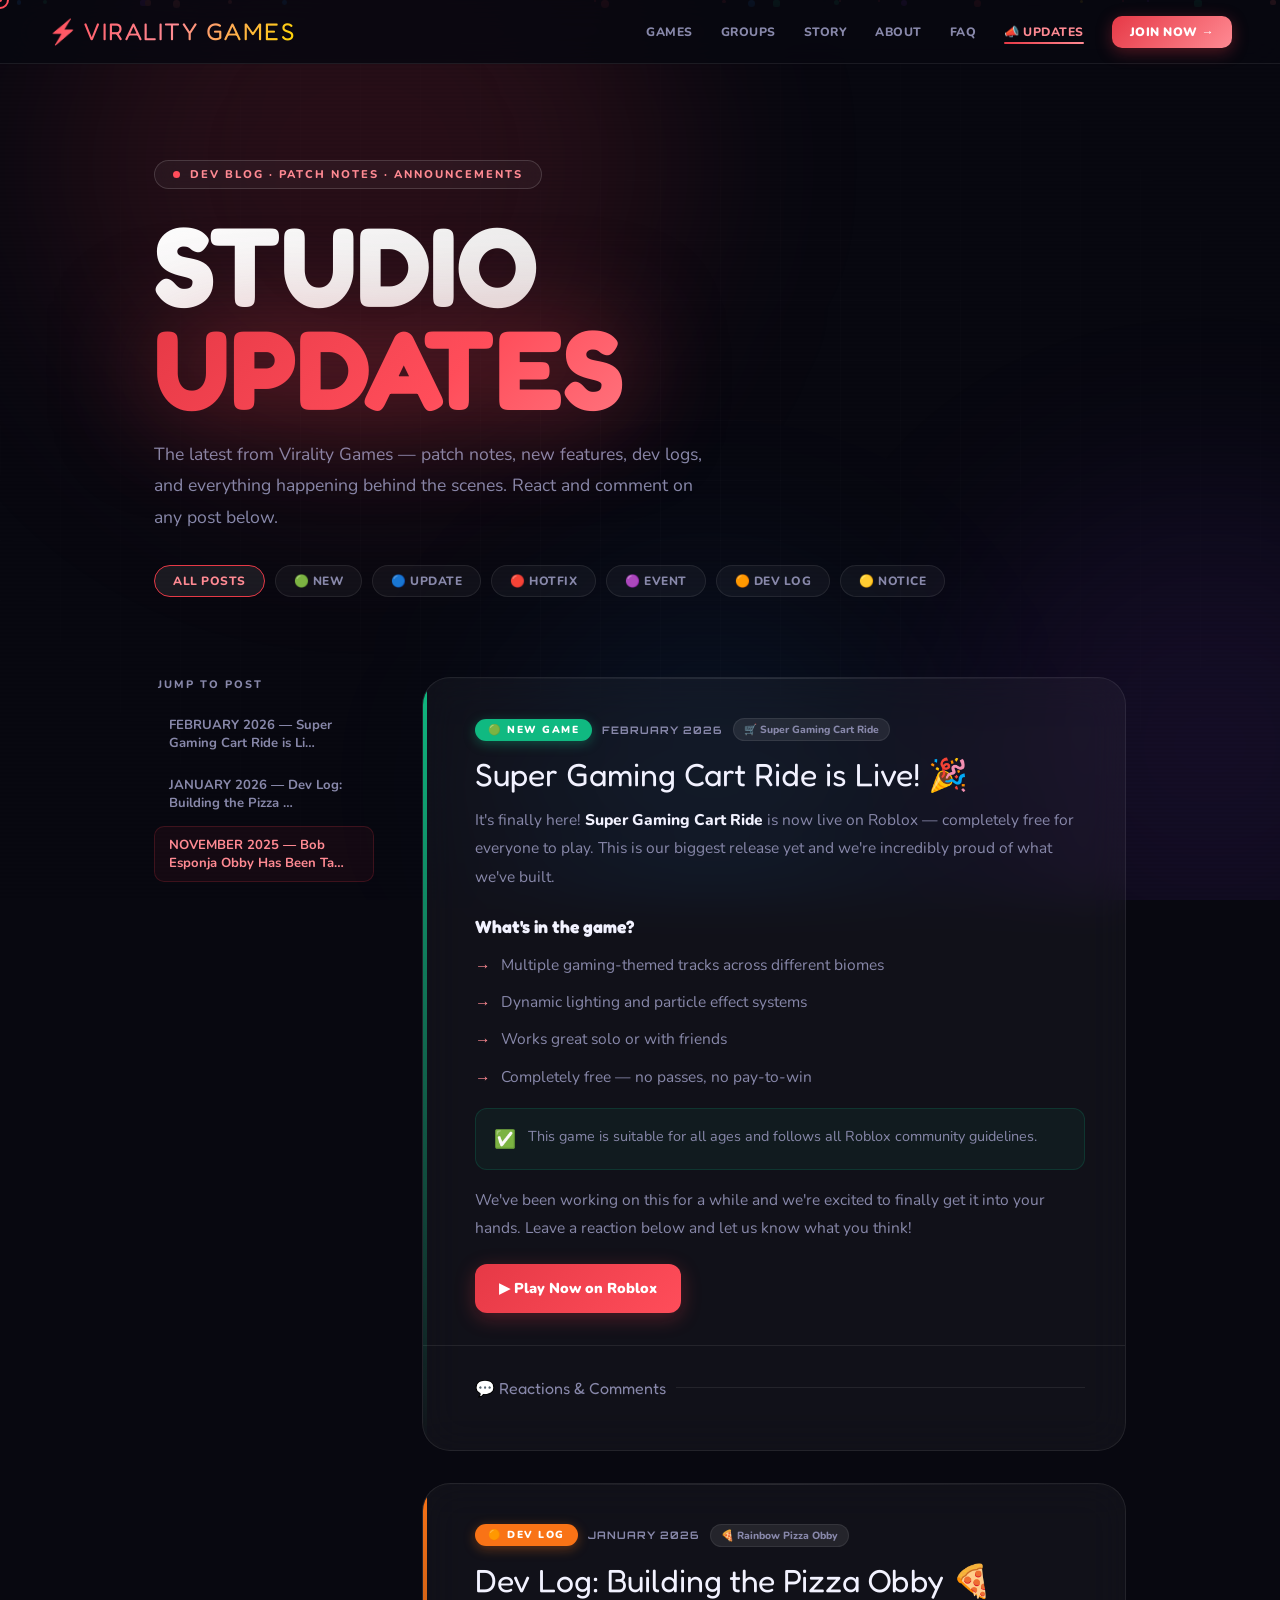
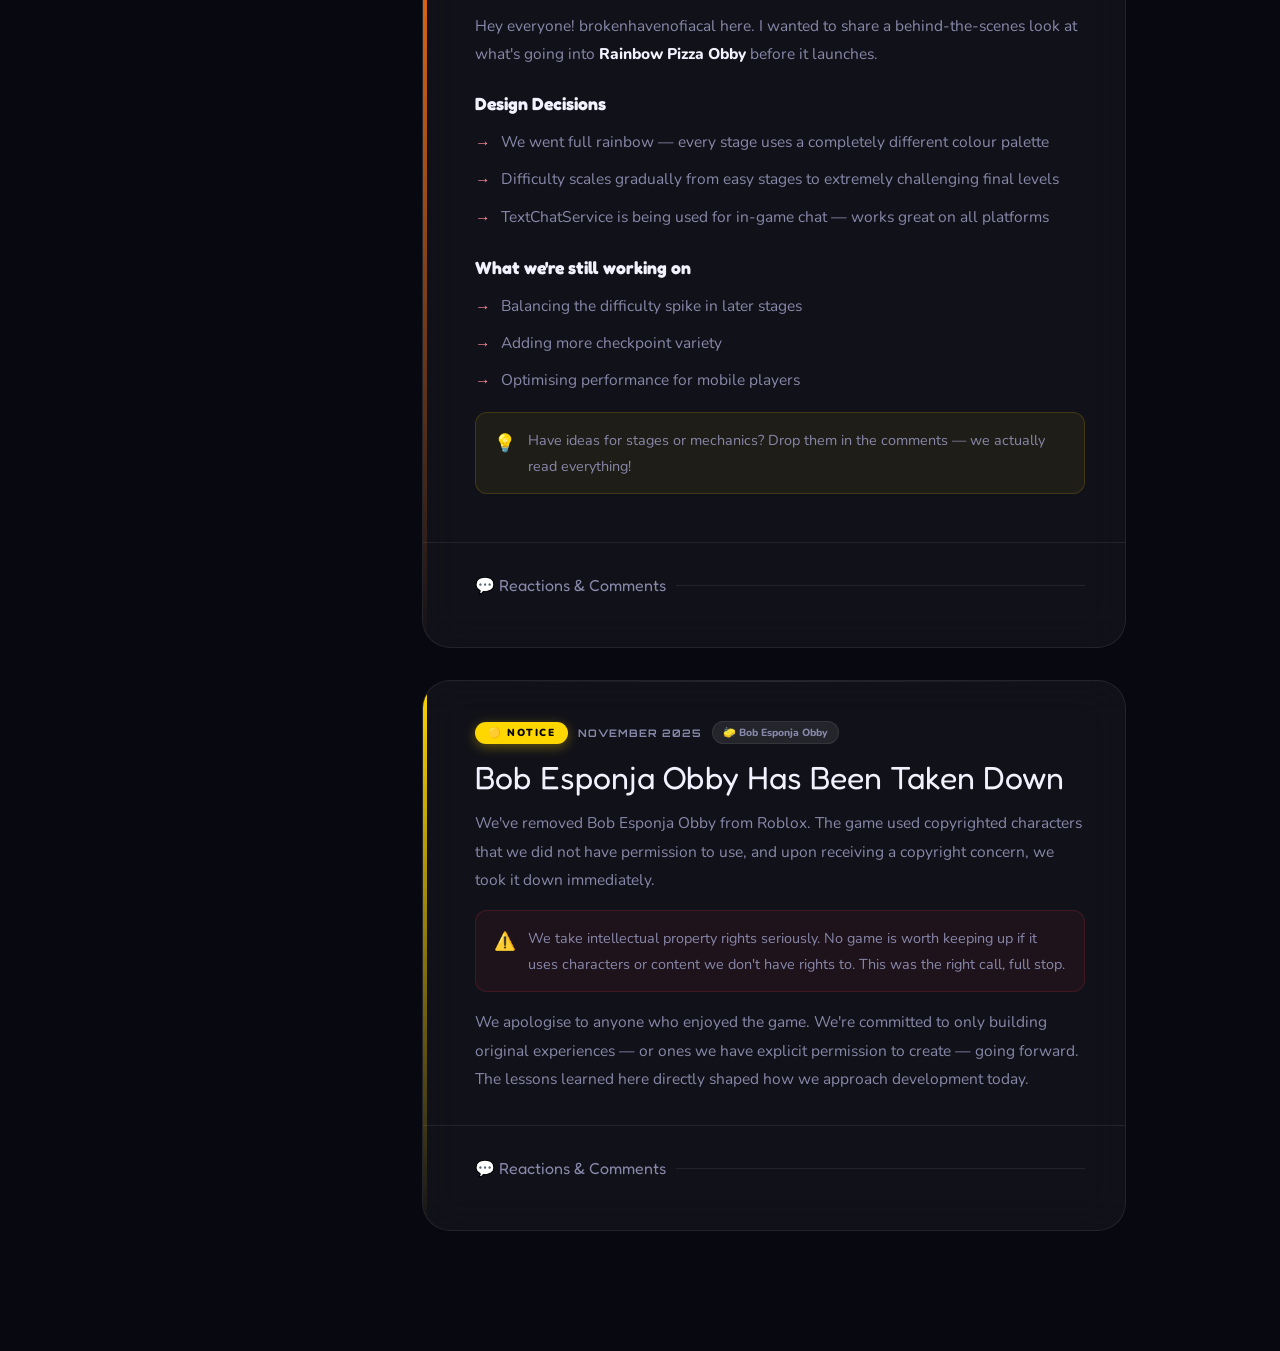
<file: Updates.html>
<!DOCTYPE html>
<html lang="en">
<head>
<meta charset="UTF-8">
<meta name="viewport" content="width=device-width, initial-scale=1.0">

<!-- ════════════════════════════════════════
  🎨 CUSTOMIZE: Page title & SEO
════════════════════════════════════════ -->
<title>Updates — Virality Games</title>
<meta name="description" content="Latest updates, patch notes, and news from Virality Games — Official Roblox Studio.">
<meta name="author" content="brokenhavenofiacal / Virality Games">
<meta name="theme-color" content="#e63946">
<meta property="og:type" content="website">
<meta property="og:site_name" content="Virality Games">
<meta property="og:title" content="Updates — Virality Games">
<meta property="og:description" content="Latest updates, patch notes, and news from Virality Games.">

<link href="https://fonts.googleapis.com/css2?family=Fredoka+One&family=Nunito:wght@400;600;700;800;900&family=Orbitron:wght@700;900&display=swap" rel="stylesheet">

<style>
/* ════════════════════════════════════════
  🎨 CUSTOMIZE: Colors & Theme
  Change these variables to restyle the
  entire page instantly!
════════════════════════════════════════ */
:root {
  --accent:     #e63946;   /* 🎨 Main accent color (red) */
  --accent2:    #ff4d5a;   /* 🎨 Lighter accent */
  --accent3:    #ff8a93;   /* 🎨 Even lighter accent */
  --gold:       #ffd700;   /* 🎨 Gold / highlight color */
  --gold2:      #ffaa00;
  --dark:       #080810;   /* 🎨 Page background */
  --dark2:      #0e0e1a;
  --dark3:      #141425;
  --glass:      rgba(255,255,255,.04);
  --glassb:     rgba(255,255,255,.08);
  --border:     rgba(255,255,255,.08);
  --border2:    rgba(255,255,255,.15);
  --text:       #f2f2ff;   /* 🎨 Main text color */
  --dim:        #8888aa;   /* 🎨 Muted text color */
  --green:      #10b981;
  --blue:       #1e90ff;
  --purple:     #9333ea;

  /* ── Update tag colors ──────────────────
     Add or change tag colors here.
     Use them in posts with class="tag-XXXX"
  ─────────────────────────────────────── */
  --tag-update:    #1e90ff;
  --tag-hotfix:    #e63946;
  --tag-new:       #10b981;
  --tag-notice:    #ffd700;
  --tag-event:     #9333ea;
  --tag-devlog:    #f97316;

  --radius-sm: 12px;
  --radius:    20px;
  --radius-lg: 28px;
}

/* ════════════════════════════════════════
  BASE RESET
════════════════════════════════════════ */
*,*::before,*::after { margin:0; padding:0; box-sizing:border-box; }
html { scroll-behavior:smooth; -webkit-text-size-adjust:100%; }
body { font-family:'Nunito',sans-serif; background:var(--dark); color:var(--text); overflow-x:hidden; }
a { color:inherit; }
@media(pointer:fine) { body { cursor:none; } }

/* ════════════════════════════════════════
  CURSOR
════════════════════════════════════════ */
#cursor, #cursor-dot { position:fixed; pointer-events:none; z-index:9999; display:none; }
@media(pointer:fine) {
  #cursor { display:block; width:18px; height:18px; border:2px solid var(--accent2); border-radius:50%; transform:translate(-50%,-50%); transition:width .2s,height .2s,background .2s; }
  #cursor-dot { display:block; width:4px; height:4px; background:var(--accent2); border-radius:50%; transform:translate(-50%,-50%); }
  .cx #cursor { width:36px; height:36px; background:rgba(230,57,70,.12); }
}

/* ════════════════════════════════════════
  BACKGROUND
════════════════════════════════════════ */
#bg { position:fixed; inset:0; z-index:0; background:var(--dark); overflow:hidden; }
.bg-orb { position:absolute; border-radius:50%; filter:blur(100px); animation:orbDrift linear infinite; }
@keyframes orbDrift {
  0%  { transform:translate(0,0) scale(1); opacity:0; }
  10% { opacity:1; }
  50% { transform:translate(var(--dx),var(--dy)) scale(1.3); }
  90% { opacity:.5; }
  100%{ transform:translate(calc(var(--dx)*2),calc(var(--dy)*2)) scale(.8); opacity:0; }
}
.grid-overlay {
  position:fixed; inset:0; z-index:0; pointer-events:none;
  background-image: linear-gradient(rgba(255,255,255,.016) 1px,transparent 1px),
                    linear-gradient(90deg,rgba(255,255,255,.016) 1px,transparent 1px);
  background-size:60px 60px;
  mask-image:radial-gradient(ellipse 80% 80% at 50% 50%,black,transparent);
  -webkit-mask-image:radial-gradient(ellipse 80% 80% at 50% 50%,black,transparent);
}
.scanline { position:fixed; inset:0; z-index:1; pointer-events:none; background:repeating-linear-gradient(0deg,transparent,transparent 2px,rgba(0,0,0,.03) 2px,rgba(0,0,0,.03) 4px); }
#pxl { position:fixed; inset:0; z-index:1; pointer-events:none; overflow:hidden; }
.pixel { position:absolute; border-radius:2px; animation:rise linear infinite; }
@keyframes rise { 0%{transform:translateY(110vh) rotate(0);opacity:0;} 8%{opacity:.5;} 92%{opacity:.2;} 100%{transform:translateY(-10vh) rotate(720deg);opacity:0;} }

/* ════════════════════════════════════════
  NAV
════════════════════════════════════════ */
nav {
  position:fixed; top:0; left:0; right:0; z-index:500;
  display:flex; align-items:center; justify-content:space-between;
  padding:0 clamp(16px,4vw,48px); height:64px;
  background:rgba(8,8,16,.85); backdrop-filter:blur(24px); -webkit-backdrop-filter:blur(24px);
  border-bottom:1px solid var(--border);
}
.nav-logo { font-family:'Fredoka One',cursive; font-size:clamp(1.1rem,3vw,1.5rem); letter-spacing:1.5px; background:linear-gradient(120deg,var(--accent2),var(--accent3),var(--gold)); -webkit-background-clip:text; -webkit-text-fill-color:transparent; background-clip:text; text-decoration:none; flex-shrink:0; }
.nav-links { display:flex; align-items:center; gap:clamp(14px,2.5vw,28px); }
.nav-links a { font-size:.76rem; font-weight:800; letter-spacing:.5px; text-transform:uppercase; color:var(--dim); text-decoration:none; transition:color .25s; position:relative; white-space:nowrap; }
.nav-links a::after { content:''; position:absolute; bottom:-4px; left:0; right:0; height:2px; border-radius:2px; background:linear-gradient(90deg,var(--accent),var(--accent3)); transform:scaleX(0); transform-origin:left; transition:transform .3s cubic-bezier(.16,1,.3,1); }
.nav-links a:hover { color:var(--text); }
.nav-links a:hover::after { transform:scaleX(1); }
.nav-links a.active { color:var(--accent3) !important; }
.nav-links a.active::after { transform:scaleX(1); }
.nav-cta { padding:8px 18px !important; border-radius:10px !important; background:linear-gradient(135deg,var(--accent),var(--accent3)) !important; color:#fff !important; font-weight:900 !important; box-shadow:0 4px 16px rgba(230,57,70,.35) !important; }
.nav-cta::after { display:none !important; }
.nav-burger { display:none; flex-direction:column; gap:5px; background:none; border:none; padding:8px; }
.nav-burger span { display:block; width:22px; height:2px; background:var(--dim); border-radius:2px; transition:all .3s; }
.nav-mobile { display:none; position:fixed; top:64px; left:0; right:0; z-index:499; background:rgba(8,8,16,.97); backdrop-filter:blur(24px); border-bottom:1px solid var(--border); max-height:0; overflow:hidden; transition:max-height .4s cubic-bezier(.16,1,.3,1),padding .3s; }
.nav-mobile.open { max-height:440px; padding:16px 0 24px; }
.nav-mobile a { display:block; padding:14px clamp(16px,4vw,32px); font-size:.95rem; font-weight:800; color:var(--dim); text-decoration:none; letter-spacing:.5px; text-transform:uppercase; transition:color .2s; }
.nav-mobile a:hover { color:var(--accent3); }
.nav-mobile .mob-cta { margin:12px clamp(16px,4vw,32px) 0; display:block; text-align:center; padding:14px; border-radius:12px; background:linear-gradient(135deg,var(--accent),var(--accent3)); color:#fff !important; box-shadow:0 4px 20px rgba(230,57,70,.35); }
@media(max-width:860px) { .nav-links{display:none;} .nav-burger{display:flex;} .nav-mobile{display:block;} }

/* ════════════════════════════════════════
  PAGE HEADER
════════════════════════════════════════ */
.page-header {
  position:relative; z-index:2;
  padding:clamp(110px,18vh,160px) clamp(16px,5vw,64px) clamp(48px,8vw,80px);
  max-width:1100px; margin:0 auto;
}
.page-eyebrow { display:inline-flex; align-items:center; gap:10px; padding:6px 18px; border-radius:999px; background:var(--glass); border:1px solid var(--border2); backdrop-filter:blur(12px); font-size:.7rem; font-weight:800; letter-spacing:2px; text-transform:uppercase; color:var(--accent3); margin-bottom:24px; }
.live-dot { width:7px; height:7px; border-radius:50%; background:var(--accent2); flex-shrink:0; animation:livePulse 1.4s ease-in-out infinite; }
@keyframes livePulse { 0%,100%{box-shadow:0 0 0 0 rgba(230,57,70,.5);} 50%{box-shadow:0 0 0 7px rgba(230,57,70,0);} }
.page-title { font-family:'Fredoka One',cursive; font-size:clamp(3rem,10vw,7rem); line-height:.92; margin-bottom:20px; }
.page-title .t1 { display:block; background:linear-gradient(160deg,#fff,#ccc); -webkit-background-clip:text; -webkit-text-fill-color:transparent; background-clip:text; }
.page-title .t2 { display:block; background:linear-gradient(135deg,var(--accent),var(--accent2),var(--accent3),var(--gold)); -webkit-background-clip:text; -webkit-text-fill-color:transparent; background-clip:text; filter:drop-shadow(0 0 50px rgba(230,57,70,.5)); }
.page-desc { color:var(--dim); font-size:clamp(.9rem,2vw,1.1rem); line-height:1.78; max-width:560px; }

/* filter bar */
.filter-bar { display:flex; align-items:center; gap:10px; flex-wrap:wrap; margin-top:32px; }
.filter-btn { padding:7px 18px; border-radius:999px; background:var(--glass); border:1px solid var(--border); font-family:'Nunito',sans-serif; font-size:.75rem; font-weight:800; color:var(--dim); letter-spacing:.5px; text-transform:uppercase; transition:all .22s; }
.filter-btn:hover, .filter-btn.active { background:var(--glassb); border-color:var(--border2); color:var(--text); }
.filter-btn.active { border-color:var(--accent); color:var(--accent3); }

/* ════════════════════════════════════════
  UPDATES FEED
════════════════════════════════════════ */
.feed-wrap { position:relative; z-index:2; max-width:1100px; margin:0 auto; padding:0 clamp(16px,5vw,64px) 120px; display:flex; gap:clamp(24px,4vw,48px); align-items:flex-start; }

/* sidebar (desktop) */
.feed-sidebar { width:220px; flex-shrink:0; position:sticky; top:84px; }
@media(max-width:900px) { .feed-sidebar { display:none; } }
.sidebar-label { font-size:.68rem; font-weight:800; letter-spacing:2px; text-transform:uppercase; color:var(--dim); margin-bottom:14px; padding-left:4px; }
.sidebar-links { display:flex; flex-direction:column; gap:4px; }
.sidebar-link { display:block; padding:9px 14px; border-radius:10px; font-size:.82rem; font-weight:700; color:var(--dim); text-decoration:none; transition:all .2s; border:1px solid transparent; }
.sidebar-link:hover { color:var(--text); background:var(--glass); border-color:var(--border); }
.sidebar-link.active-link { color:var(--accent3); background:rgba(230,57,70,.06); border-color:rgba(230,57,70,.2); }

/* main feed */
.feed-main { flex:1; min-width:0; display:flex; flex-direction:column; gap:32px; }

/* ════════════════════════════════════════
  UPDATE CARD
  🔧 HOW TO ADD A NEW UPDATE:
  Copy the block below, paste it at the
  top of .feed-main, and fill it in!
════════════════════════════════════════ */
.update-card {
  background:var(--glass); border:1px solid var(--border);
  backdrop-filter:blur(20px); -webkit-backdrop-filter:blur(20px);
  border-radius:var(--radius-lg); overflow:hidden;
  position:relative;
  transition:border-color .3s, box-shadow .3s;
  scroll-margin-top:90px;
}
.update-card::before { content:''; position:absolute; top:0; left:0; right:0; height:1px; background:linear-gradient(90deg,transparent,rgba(255,255,255,.1),transparent); }
.update-card:hover { border-color:var(--border2); box-shadow:0 16px 60px rgba(0,0,0,.4); }

/* accent strip on left — changes per tag type */
.update-card::after { content:''; position:absolute; top:0; left:0; bottom:0; width:4px; }
.update-card[data-tag="update"]::after  { background:linear-gradient(to bottom,var(--tag-update),transparent); }
.update-card[data-tag="hotfix"]::after  { background:linear-gradient(to bottom,var(--tag-hotfix),transparent); }
.update-card[data-tag="new"]::after     { background:linear-gradient(to bottom,var(--tag-new),transparent); }
.update-card[data-tag="notice"]::after  { background:linear-gradient(to bottom,var(--tag-notice),transparent); }
.update-card[data-tag="event"]::after   { background:linear-gradient(to bottom,var(--tag-event),transparent); }
.update-card[data-tag="devlog"]::after  { background:linear-gradient(to bottom,var(--tag-devlog),transparent); }

.update-inner { padding:clamp(24px,4vw,40px) clamp(24px,4vw,40px) clamp(20px,3vw,32px) clamp(32px,5vw,52px); }

/* card header row */
.update-meta { display:flex; align-items:center; gap:10px; flex-wrap:wrap; margin-bottom:16px; }
.update-tag {
  display:inline-flex; align-items:center; gap:6px;
  padding:4px 13px; border-radius:999px;
  font-size:.64rem; font-weight:900; letter-spacing:1.5px; text-transform:uppercase;
  color:#fff;
}
.tag-update  { background:var(--tag-update); box-shadow:0 3px 12px rgba(30,144,255,.35); }
.tag-hotfix  { background:var(--tag-hotfix); box-shadow:0 3px 12px rgba(230,57,70,.35); }
.tag-new     { background:var(--tag-new);    box-shadow:0 3px 12px rgba(16,185,129,.35); }
.tag-notice  { background:var(--tag-notice); color:#000 !important; box-shadow:0 3px 12px rgba(255,215,0,.35); }
.tag-event   { background:var(--tag-event);  box-shadow:0 3px 12px rgba(147,51,234,.35); }
.tag-devlog  { background:var(--tag-devlog); box-shadow:0 3px 12px rgba(249,115,22,.35); }

.update-date { font-family:'Orbitron',monospace; font-size:.65rem; font-weight:700; color:var(--dim); letter-spacing:1px; }
.update-game-badge { display:inline-flex; align-items:center; gap:5px; padding:3px 10px; border-radius:999px; background:var(--glassb); border:1px solid var(--border); font-size:.65rem; font-weight:800; color:var(--dim); }

/* card title */
.update-title { font-family:'Fredoka One',cursive; font-size:clamp(1.4rem,3vw,2rem); line-height:1.1; margin-bottom:14px; }

/* card body — you write your update content inside .update-body */
.update-body { color:var(--dim); font-size:clamp(.88rem,1.4vw,.97rem); line-height:1.82; }
.update-body p { margin-bottom:14px; }
.update-body p:last-child { margin-bottom:0; }
.update-body h3 { font-family:'Fredoka One',cursive; font-size:1.1rem; color:var(--text); margin:20px 0 8px; }
.update-body ul { padding-left:0; list-style:none; display:flex; flex-direction:column; gap:8px; margin-bottom:14px; }
.update-body ul li { display:flex; align-items:flex-start; gap:10px; }
.update-body ul li::before { content:'→'; color:var(--accent3); font-weight:900; flex-shrink:0; margin-top:1px; }
.update-body strong { color:var(--text); font-weight:800; }
.update-body em { color:var(--accent3); font-style:normal; font-weight:700; }
.update-body .note { display:flex; align-items:flex-start; gap:12px; padding:14px 18px; border-radius:12px; background:rgba(255,215,0,.06); border:1px solid rgba(255,215,0,.15); margin:16px 0; font-size:.9rem; }
.update-body .note-icon { font-size:1.1rem; flex-shrink:0; }
.update-body .warn { background:rgba(230,57,70,.06); border-color:rgba(230,57,70,.18); }
.update-body .good { background:rgba(16,185,129,.06); border-color:rgba(16,185,129,.18); }
.update-body img { border-radius:14px; margin:16px 0; max-width:100%; border:1px solid var(--border); }
.update-body .btn { display:inline-flex; align-items:center; gap:8px; padding:11px 24px; border-radius:var(--radius-sm); background:linear-gradient(135deg,var(--accent),var(--accent2)); color:#fff; font-family:'Nunito',sans-serif; font-weight:900; font-size:.9rem; text-decoration:none; box-shadow:0 5px 20px rgba(230,57,70,.3); transition:transform .2s,box-shadow .2s; margin-top:8px; display:inline-flex; }
.update-body .btn:hover { transform:translateY(-2px) scale(1.03); box-shadow:0 10px 28px rgba(230,57,70,.45); }
.update-body .btn-ghost { background:var(--glass); border:1px solid var(--border2); box-shadow:none; }
.update-body .btn-ghost:hover { background:var(--glassb); }

/* divider within a card */
.update-divider { height:1px; background:linear-gradient(90deg,transparent,var(--border2),transparent); margin:24px 0; }

/* comments section */
.update-comments { border-top:1px solid var(--border); padding:clamp(20px,3vw,32px) clamp(24px,4vw,40px) clamp(20px,3vw,32px) clamp(32px,5vw,52px); }
.comments-label { display:flex; align-items:center; gap:10px; font-family:'Fredoka One',cursive; font-size:1rem; color:var(--dim); margin-bottom:20px; }
.comments-label::after { content:''; flex:1; height:1px; background:var(--border); }

/* ════════════════════════════════════════
  EMPTY STATE
════════════════════════════════════════ */
.empty-state { text-align:center; padding:80px 24px; }
.empty-emoji { font-size:4rem; margin-bottom:16px; }
.empty-title { font-family:'Fredoka One',cursive; font-size:1.8rem; margin-bottom:10px; color:var(--dim); }
.empty-sub { color:var(--dim); font-size:.92rem; opacity:.6; }

/* ════════════════════════════════════════
  REVEAL
════════════════════════════════════════ */
.reveal { opacity:0; transform:translateY(32px); transition:opacity .8s cubic-bezier(.16,1,.3,1),transform .8s cubic-bezier(.16,1,.3,1); }
.reveal.in { opacity:1; transform:none; }
.rd1{transition-delay:.06s;} .rd2{transition-delay:.12s;} .rd3{transition-delay:.18s;}

/* ════════════════════════════════════════
  GISCUS THEME OVERRIDE
════════════════════════════════════════ */
.giscus { margin-top:8px; }
</style>
</head>
<body>

<div id="bg"><div class="grid-overlay"></div><div class="scanline"></div></div>
<div id="pxl"></div>
<div id="cursor"></div>
<div id="cursor-dot"></div>

<!-- ════════════════════════════════════════
  NAV
════════════════════════════════════════ -->
<nav>
  <a href="virality-games.html" class="nav-logo">⚡ VIRALITY GAMES</a>
  <div class="nav-links">
    <a href="virality-games.html#games">Games</a>
    <a href="virality-games.html#groups">Groups</a>
    <a href="virality-games.html#story">Story</a>
    <a href="virality-games.html#about">About</a>
    <a href="virality-games.html#faq">FAQ</a>
    <a href="updates.html" class="active">📣 Updates</a>
    <a href="https://www.roblox.com/communities/841655795/VIRALITY-GAMES#!/about" target="_blank" class="nav-cta">Join Now →</a>
  </div>
  <button class="nav-burger" id="navBurger" aria-label="Open menu">
    <span></span><span></span><span></span>
  </button>
</nav>
<div class="nav-mobile" id="navMobile">
  <a href="virality-games.html#games" onclick="closeNav()">🎮 Games</a>
  <a href="virality-games.html#groups" onclick="closeNav()">🏠 Groups</a>
  <a href="virality-games.html#story" onclick="closeNav()">📖 Story</a>
  <a href="virality-games.html#about" onclick="closeNav()">👋 About</a>
  <a href="virality-games.html#faq" onclick="closeNav()">❓ FAQ</a>
  <a href="updates.html" onclick="closeNav()" style="color:var(--gold2);">📣 Updates</a>
  <a href="https://www.roblox.com/communities/841655795/VIRALITY-GAMES#!/about" target="_blank" class="mob-cta">Join Now on Roblox →</a>
</div>

<!-- ════════════════════════════════════════
  PAGE HEADER
════════════════════════════════════════ -->
<div class="page-header reveal">
  <div class="page-eyebrow"><span class="live-dot"></span>Dev Blog · Patch Notes · Announcements</div>
  <h1 class="page-title">
    <span class="t1">STUDIO</span>
    <span class="t2">UPDATES</span>
  </h1>
  <p class="page-desc">The latest from Virality Games — patch notes, new features, dev logs, and everything happening behind the scenes. React and comment on any post below.</p>

  <!-- ════════════════════════════════════
    🎨 CUSTOMIZE: Filter buttons
    Add a button for each tag type you use.
    data-filter must match a tag class name.
  ════════════════════════════════════════ -->
  <div class="filter-bar">
    <button class="filter-btn active" data-filter="all">All Posts</button>
    <button class="filter-btn" data-filter="new">🟢 New</button>
    <button class="filter-btn" data-filter="update">🔵 Update</button>
    <button class="filter-btn" data-filter="hotfix">🔴 Hotfix</button>
    <button class="filter-btn" data-filter="event">🟣 Event</button>
    <button class="filter-btn" data-filter="devlog">🟠 Dev Log</button>
    <button class="filter-btn" data-filter="notice">🟡 Notice</button>
  </div>
</div>

<!-- ════════════════════════════════════════
  FEED
════════════════════════════════════════ -->
<div class="feed-wrap">

  <!-- SIDEBAR (desktop only — auto-generated by JS) -->
  <div class="feed-sidebar">
    <div class="sidebar-label">Jump to Post</div>
    <div class="sidebar-links" id="sidebarLinks"></div>
  </div>

  <!-- ════════════════════════════════════
    MAIN FEED
    🔧 HOW TO ADD AN UPDATE:

    1. Copy one of the .update-card blocks below
    2. Paste it above the existing cards (newest first!)
    3. Change the following:
       - id="post-XXXX" → unique ID (used for sidebar & comments)
       - data-tag="XXXX" → update / hotfix / new / notice / event / devlog
       - data-filter → same as data-tag (for filtering)
       - .update-tag class → tag-update / tag-hotfix / tag-new / tag-notice / tag-event / tag-devlog
       - .update-date → the date of the update
       - .update-game-badge → which game it's for (or "All Games" / "Studio")
       - .update-title → the title of the post
       - .update-body → your full update content (supports HTML!)
    4. Save the file and you're done!
  ════════════════════════════════════════ -->
  <div class="feed-main" id="feedMain">


    <!-- ══════════════════════════════════
      EXAMPLE POST 1 — New Game Announcement
      (Delete or replace this with your real posts)
    ════════════════════════════════════ -->
    <div class="update-card reveal rd1" id="post-001" data-tag="new" data-filter="new">
      <div class="update-inner">
        <div class="update-meta">
          <span class="update-tag tag-new">🟢 New Game</span>
          <span class="update-date">FEBRUARY 2026</span>
          <span class="update-game-badge">🛒 Super Gaming Cart Ride</span>
        </div>
        <div class="update-title">Super Gaming Cart Ride is Live! 🎉</div>
        <div class="update-body">
          <p>It's finally here! <strong>Super Gaming Cart Ride</strong> is now live on Roblox — completely free for everyone to play. This is our biggest release yet and we're incredibly proud of what we've built.</p>
          <h3>What's in the game?</h3>
          <ul>
            <li>Multiple gaming-themed tracks across different biomes</li>
            <li>Dynamic lighting and particle effect systems</li>
            <li>Works great solo or with friends</li>
            <li>Completely free — no passes, no pay-to-win</li>
          </ul>
          <div class="note good">
            <span class="note-icon">✅</span>
            <span>This game is suitable for all ages and follows all Roblox community guidelines.</span>
          </div>
          <p>We've been working on this for a while and we're excited to finally get it into your hands. Leave a reaction below and let us know what you think!</p>
          <a href="https://www.roblox.com/join/5nl6o" target="_blank" class="btn">▶ Play Now on Roblox</a>
        </div>
      </div>
      <div class="update-comments">
        <div class="comments-label">💬 Reactions &amp; Comments</div>
        <!-- ════════════════════════════════
          🔧 GISCUS COMMENTS
          Each post needs its OWN giscus block.
          The data-term should match the post ID
          so each post gets its own thread.
          Replace the category IDs once you have them!
        ════════════════════════════════ -->
        <script src="https://giscus.app/client.js"
          data-repo="virality-games/virality-games.github.io"
          data-repo-id="R_kgDOQ359jQ"
          data-category="Updates"
          data-category-id="[ENTER CATEGORY ID HERE]"
          data-mapping="specific"
          data-term="post-001-cart-ride-launch"
          data-strict="0"
          data-reactions-enabled="1"
          data-emit-metadata="0"
          data-input-position="top"
          data-theme="catppuccin_mocha"
          data-lang="en"
          data-loading="lazy"
          crossorigin="anonymous"
          async>
        </script>
      </div>
    </div>


    <!-- ══════════════════════════════════
      EXAMPLE POST 2 — Dev Log
    ════════════════════════════════════ -->
    <div class="update-card reveal rd2" id="post-002" data-tag="devlog" data-filter="devlog">
      <div class="update-inner">
        <div class="update-meta">
          <span class="update-tag tag-devlog">🟠 Dev Log</span>
          <span class="update-date">JANUARY 2026</span>
          <span class="update-game-badge">🍕 Rainbow Pizza Obby</span>
        </div>
        <div class="update-title">Dev Log: Building the Pizza Obby 🍕</div>
        <div class="update-body">
          <p>Hey everyone! brokenhavenofiacal here. I wanted to share a behind-the-scenes look at what's going into <strong>Rainbow Pizza Obby</strong> before it launches.</p>
          <h3>Design Decisions</h3>
          <ul>
            <li>We went full rainbow — every stage uses a completely different colour palette</li>
            <li>Difficulty scales gradually from easy stages to extremely challenging final levels</li>
            <li>TextChatService is being used for in-game chat — works great on all platforms</li>
          </ul>
          <h3>What we're still working on</h3>
          <ul>
            <li>Balancing the difficulty spike in later stages</li>
            <li>Adding more checkpoint variety</li>
            <li>Optimising performance for mobile players</li>
          </ul>
          <div class="note">
            <span class="note-icon">💡</span>
            <span>Have ideas for stages or mechanics? Drop them in the comments — we actually read everything!</span>
          </div>
        </div>
      </div>
      <div class="update-comments">
        <div class="comments-label">💬 Reactions &amp; Comments</div>
        <script src="https://giscus.app/client.js"
          data-repo="virality-games/virality-games.github.io"
          data-repo-id="R_kgDOQ359jQ"
          data-category="Updates"
          data-category-id="[ENTER CATEGORY ID HERE]"
          data-mapping="specific"
          data-term="post-002-pizza-obby-devlog"
          data-strict="0"
          data-reactions-enabled="1"
          data-emit-metadata="0"
          data-input-position="top"
          data-theme="catppuccin_mocha"
          data-lang="en"
          data-loading="lazy"
          crossorigin="anonymous"
          async>
        </script>
      </div>
    </div>


    <!-- ══════════════════════════════════
      EXAMPLE POST 3 — Notice
    ════════════════════════════════════ -->
    <div class="update-card reveal rd3" id="post-003" data-tag="notice" data-filter="notice">
      <div class="update-inner">
        <div class="update-meta">
          <span class="update-tag tag-notice">🟡 Notice</span>
          <span class="update-date">NOVEMBER 2025</span>
          <span class="update-game-badge">🧽 Bob Esponja Obby</span>
        </div>
        <div class="update-title">Bob Esponja Obby Has Been Taken Down</div>
        <div class="update-body">
          <p>We've removed Bob Esponja Obby from Roblox. The game used copyrighted characters that we did not have permission to use, and upon receiving a copyright concern, we took it down immediately.</p>
          <div class="note warn">
            <span class="note-icon">⚠️</span>
            <span>We take intellectual property rights seriously. No game is worth keeping up if it uses characters or content we don't have rights to. This was the right call, full stop.</span>
          </div>
          <p>We apologise to anyone who enjoyed the game. We're committed to only building original experiences — or ones we have explicit permission to create — going forward. The lessons learned here directly shaped how we approach development today.</p>
        </div>
      </div>
      <div class="update-comments">
        <div class="comments-label">💬 Reactions &amp; Comments</div>
        <script src="https://giscus.app/client.js"
          data-repo="virality-games/virality-games.github.io"
          data-repo-id="R_kgDOQ359jQ"
          data-category="Updates"
          data-category-id="[ENTER CATEGORY ID HERE]"
          data-mapping="specific"
          data-term="post-003-esponja-takedown"
          data-strict="0"
          data-reactions-enabled="1"
          data-emit-metadata="0"
          data-input-position="top"
          data-theme="catppuccin_mocha"
          data-lang="en"
          data-loading="lazy"
          crossorigin="anonymous"
          async>
        </script>
      </div>
    </div>


    <!-- ══════════════════════════════════
      🔧 PASTE YOUR NEW POSTS ABOVE THIS LINE
         (newest posts go at the TOP)

      QUICK TEMPLATE — copy & paste this:
      ┌─────────────────────────────────────┐

    <div class="update-card reveal" id="post-XXX" data-tag="update" data-filter="update">
      <div class="update-inner">
        <div class="update-meta">
          <span class="update-tag tag-update">🔵 Update</span>
          <span class="update-date">MONTH YEAR</span>
          <span class="update-game-badge">🎮 Game Name</span>
        </div>
        <div class="update-title">Your Title Here</div>
        <div class="update-body">
          <p>Your update text goes here. <strong>Bold text</strong>, <em>highlighted text</em>.</p>
          <ul>
            <li>Change one</li>
            <li>Change two</li>
            <li>Change three</li>
          </ul>
        </div>
      </div>
      <div class="update-comments">
        <div class="comments-label">💬 Reactions &amp; Comments</div>
        <script src="https://giscus.app/client.js"
          data-repo="virality-games/virality-games.github.io"
          data-repo-id="R_kgDOQ359jQ"
          data-category="Updates"
          data-category-id="[ENTER CATEGORY ID HERE]"
          data-mapping="specific"
          data-term="post-XXX-your-slug"
          data-strict="0"
          data-reactions-enabled="1"
          data-emit-metadata="0"
          data-input-position="top"
          data-theme="catppuccin_mocha"
          data-lang="en"
          data-loading="lazy"
          crossorigin="anonymous"
          async>
        </sc` + `ript>
      </div>
    </div>

      └─────────────────────────────────────┘
    ════════════════════════════════════ -->

  </div><!-- end .feed-main -->
</div><!-- end .feed-wrap -->

<script>
/* ── CURSOR ── */
const cur=document.getElementById('cursor'),dot=document.getElementById('cursor-dot');
let mx=0,my=0,cx=0,cy=0,cursorActive=false;
if(window.matchMedia('(pointer:fine)').matches){
  cursorActive=true;
  document.addEventListener('mousemove',e=>{mx=e.clientX;my=e.clientY;dot.style.left=mx+'px';dot.style.top=my+'px';});
  (function ac(){cx+=(mx-cx)*.12;cy+=(my-cy)*.12;cur.style.left=cx+'px';cur.style.top=cy+'px';requestAnimationFrame(ac);})();
  document.querySelectorAll('a,button,.update-card').forEach(el=>{
    el.addEventListener('mouseenter',()=>document.body.classList.add('cx'));
    el.addEventListener('mouseleave',()=>document.body.classList.remove('cx'));
  });
}

/* ── MOBILE NAV ── */
const burger=document.getElementById('navBurger');
const navMob=document.getElementById('navMobile');
let navOpen=false;
burger.addEventListener('click',()=>{
  navOpen=!navOpen;
  navMob.classList.toggle('open',navOpen);
  const spans=burger.querySelectorAll('span');
  if(navOpen){spans[0].style.transform='rotate(45deg) translate(5px,5px)';spans[1].style.opacity='0';spans[2].style.transform='rotate(-45deg) translate(5px,-5px)';}
  else{spans.forEach(s=>{s.style.transform='';s.style.opacity='';});}
});
function closeNav(){navOpen=false;navMob.classList.remove('open');burger.querySelectorAll('span').forEach(s=>{s.style.transform='';s.style.opacity='';});}

/* ── BG ORBS ── */
const bg=document.getElementById('bg');
[
  {w:600,h:600,x:'5%',y:'-15%',c:'rgba(230,57,70,.14)',dx:'50px',dy:'70px',dur:'22s',del:'0s'},
  {w:500,h:500,x:'75%',y:'55%',c:'rgba(124,58,237,.1)',dx:'-70px',dy:'-50px',dur:'28s',del:'-8s'},
  {w:400,h:400,x:'40%',y:'65%',c:'rgba(30,144,255,.08)',dx:'80px',dy:'-35px',dur:'18s',del:'-4s'},
].forEach(o=>{
  const d=document.createElement('div');d.className='bg-orb';
  Object.assign(d.style,{width:o.w+'px',height:o.h+'px',left:o.x,top:o.y,background:o.c,'--dx':o.dx,'--dy':o.dy,animationDuration:o.dur,animationDelay:o.del});
  bg.appendChild(d);
});

/* ── PIXELS ── */
const pxl=document.getElementById('pxl');
const cols=['#e63946','#ff6b6b','#9333ea','#1e90ff','#ffd700','#10b981'];
const cnt=window.innerWidth<600?10:22;
for(let i=0;i<cnt;i++){
  const p=document.createElement('div');p.className='pixel';
  const sz=2+Math.random()*6;
  Object.assign(p.style,{width:sz+'px',height:sz+'px',left:(Math.random()*100)+'vw',background:cols[Math.floor(Math.random()*cols.length)],borderRadius:Math.random()>.5?'50%':'2px',animationDuration:(12+Math.random()*16)+'s',animationDelay:(Math.random()*16)+'s'});
  pxl.appendChild(p);
}

/* ── SCROLL REVEAL ── */
const obs=new IntersectionObserver(entries=>{
  entries.forEach(e=>{if(e.isIntersecting){e.target.classList.add('in');obs.unobserve(e.target);}});
},{threshold:.06,rootMargin:'0px 0px -30px 0px'});
document.querySelectorAll('.reveal').forEach(el=>obs.observe(el));

/* ── SIDEBAR AUTO-BUILD ── */
const cards=[...document.querySelectorAll('.update-card[id]')];
const sidebarLinks=document.getElementById('sidebarLinks');
cards.forEach(card=>{
  const title=card.querySelector('.update-title');
  const date=card.querySelector('.update-date');
  const tag=card.querySelector('.update-tag');
  if(!title)return;
  const a=document.createElement('a');
  a.className='sidebar-link';
  a.href='#'+card.id;
  a.textContent=(date?date.textContent+' — ':'')+title.textContent.slice(0,28)+(title.textContent.length>28?'…':'');
  sidebarLinks.appendChild(a);
});
/* highlight active sidebar link on scroll */
const sideObs=new IntersectionObserver(entries=>{
  entries.forEach(e=>{
    if(e.isIntersecting){
      document.querySelectorAll('.sidebar-link').forEach(l=>l.classList.remove('active-link'));
      const activeLink=sidebarLinks.querySelector(`a[href="#${e.target.id}"]`);
      if(activeLink)activeLink.classList.add('active-link');
    }
  });
},{threshold:.4,rootMargin:'-80px 0px -40% 0px'});
cards.forEach(c=>sideObs.observe(c));

/* ── TAG FILTERING ── */
const filterBtns=document.querySelectorAll('.filter-btn');
filterBtns.forEach(btn=>{
  btn.addEventListener('click',()=>{
    filterBtns.forEach(b=>b.classList.remove('active'));
    btn.classList.add('active');
    const filter=btn.dataset.filter;
    cards.forEach(card=>{
      const show=filter==='all'||card.dataset.filter===filter;
      card.style.display=show?'':'none';
    });
    /* show empty state if nothing visible */
    const visible=cards.filter(c=>c.style.display!=='none');
    let empty=document.getElementById('emptyState');
    if(visible.length===0){
      if(!empty){
        empty=document.createElement('div');
        empty.id='emptyState';
        empty.className='empty-state';
        empty.innerHTML=`<div class="empty-emoji">🔍</div><div class="empty-title">No posts yet</div><div class="empty-sub">No ${filter} posts have been published yet. Check back soon!</div>`;
        document.getElementById('feedMain').appendChild(empty);
      }
      empty.style.display='block';
    } else if(empty){
      empty.style.display='none';
    }
  });
});
</script>
</body>
</html>
</file>
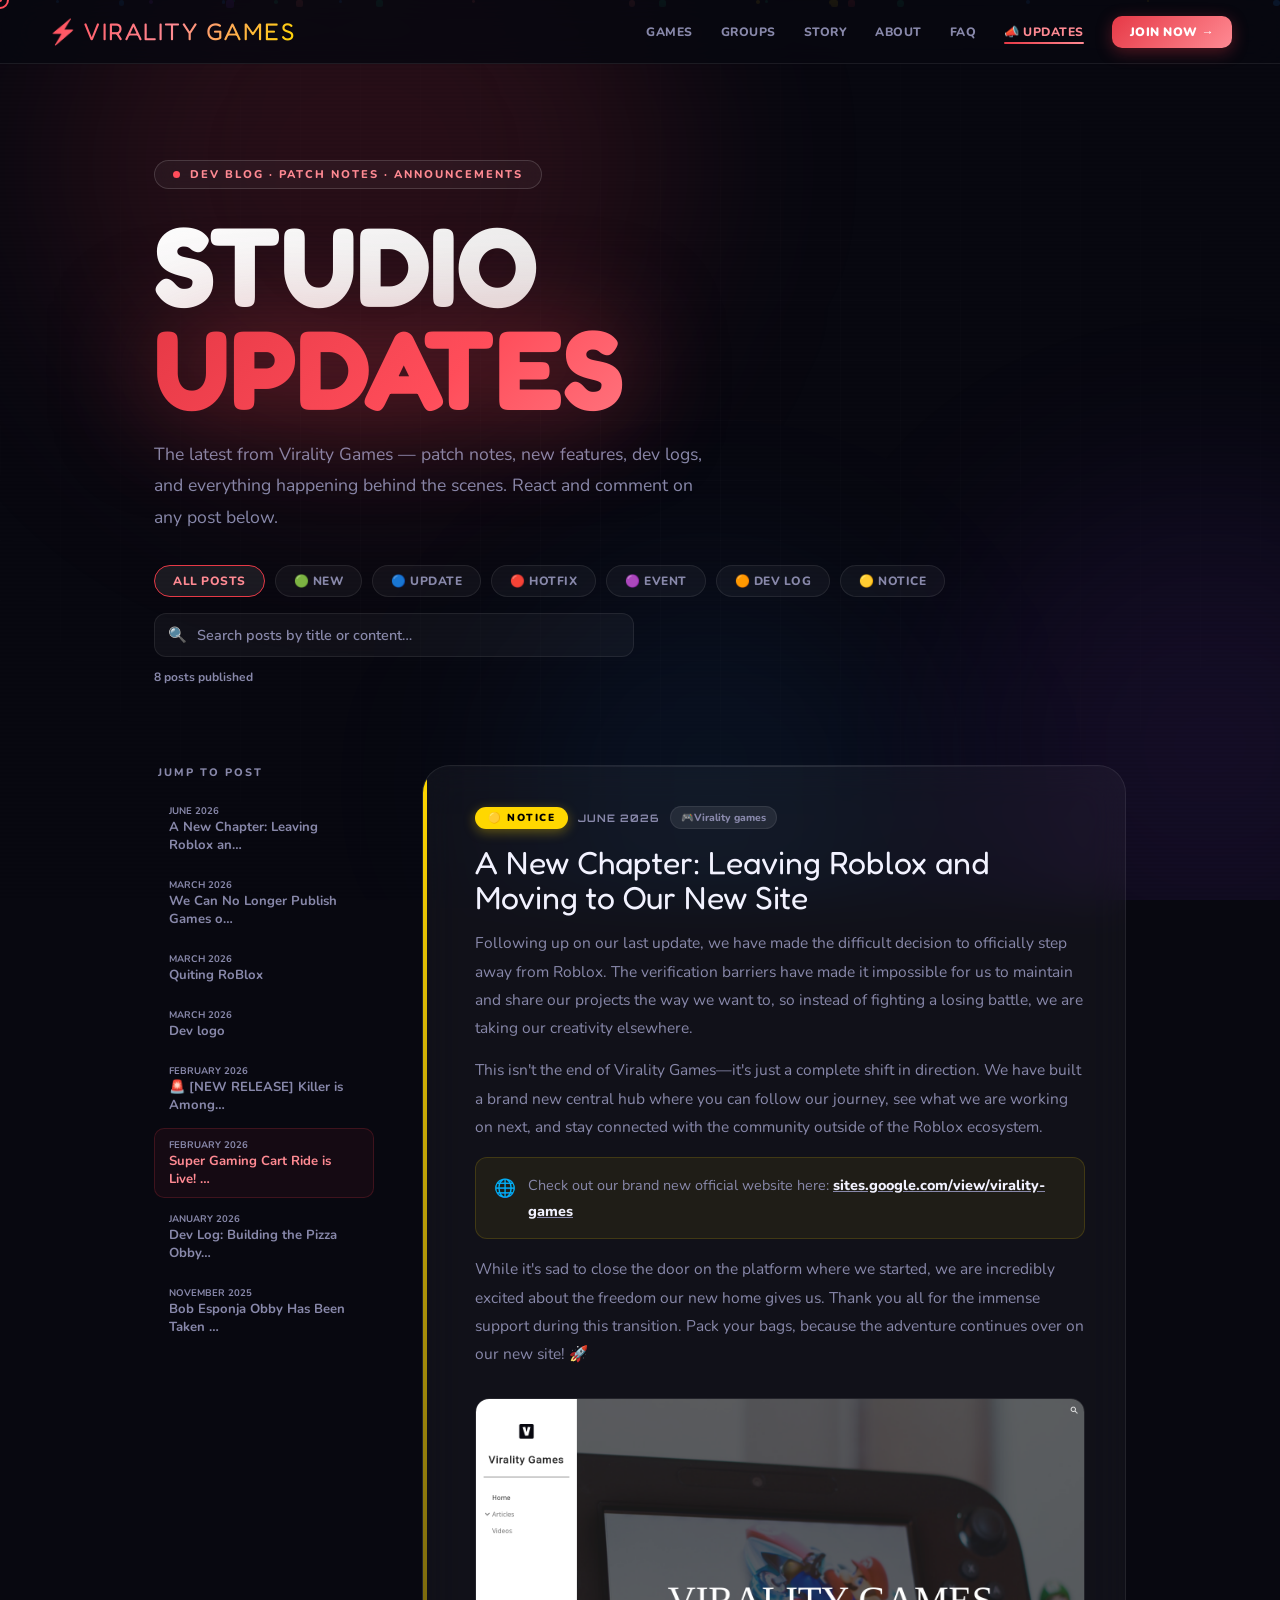
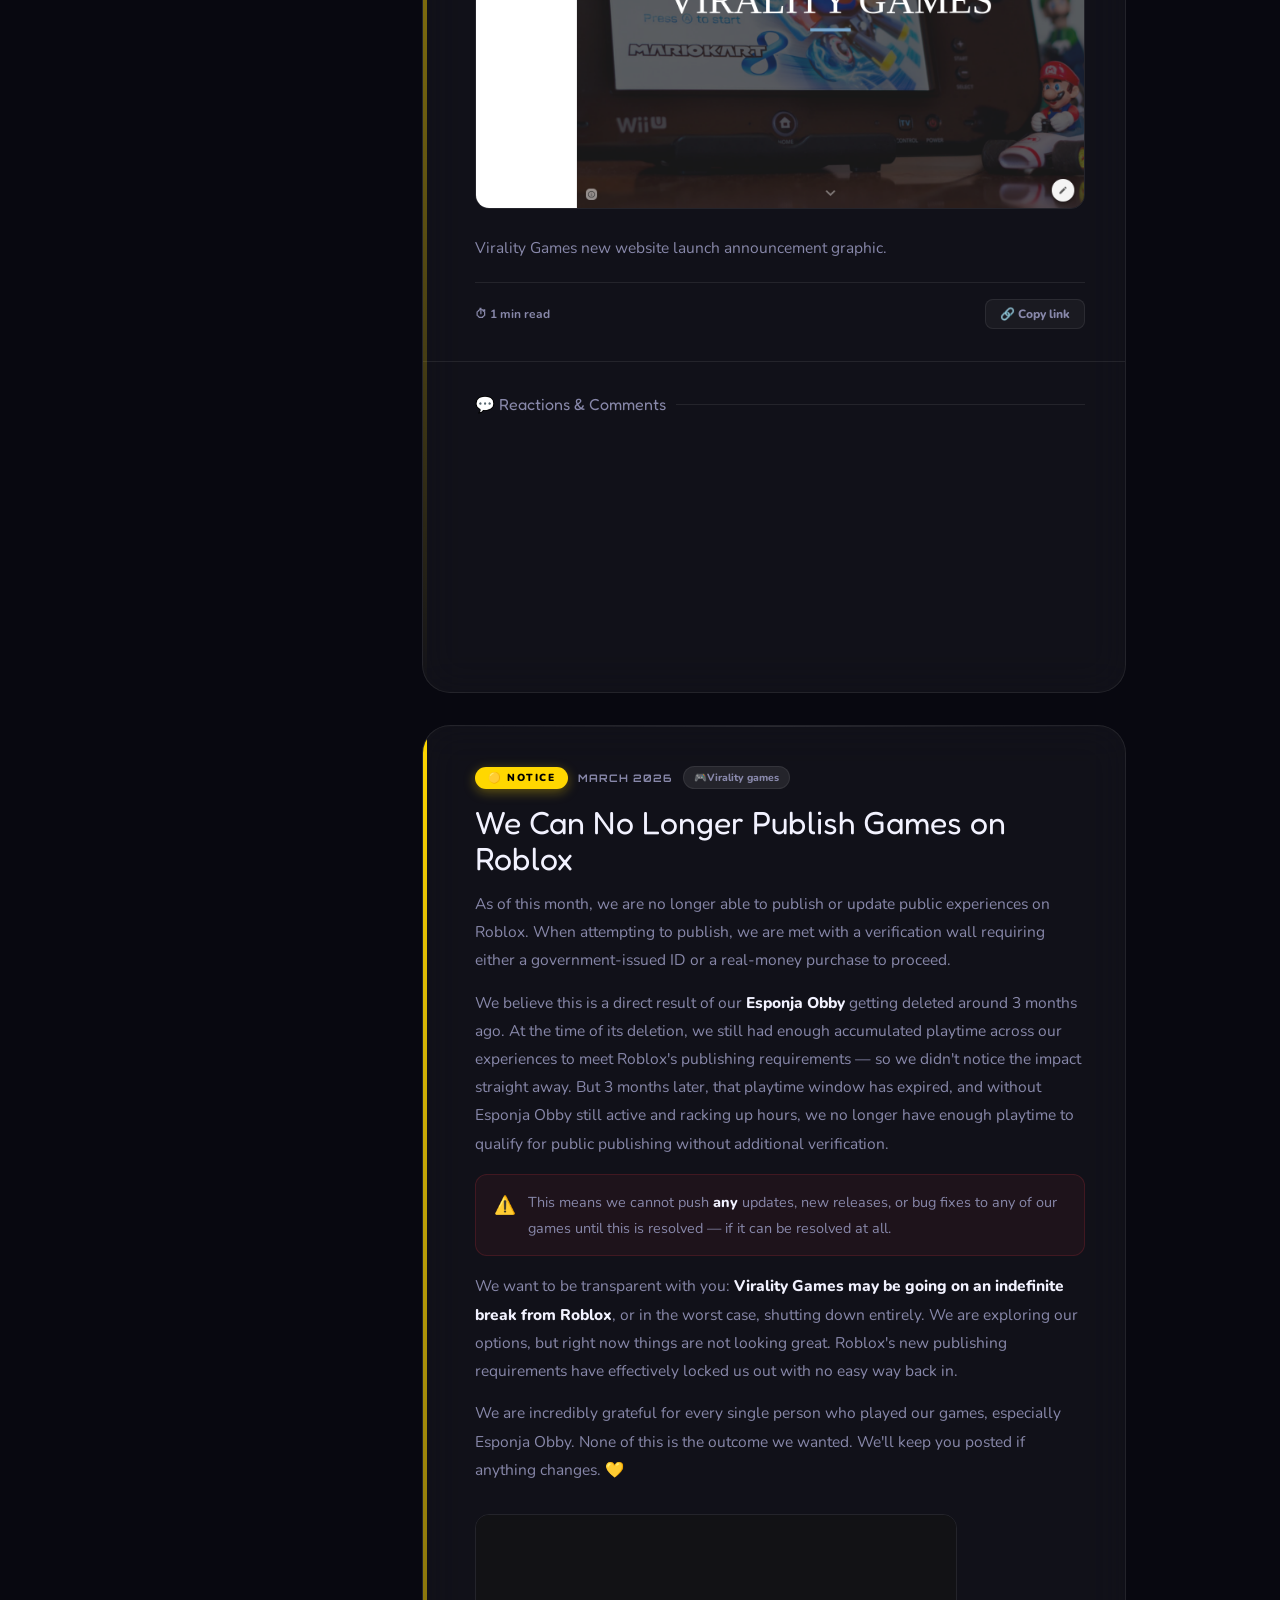
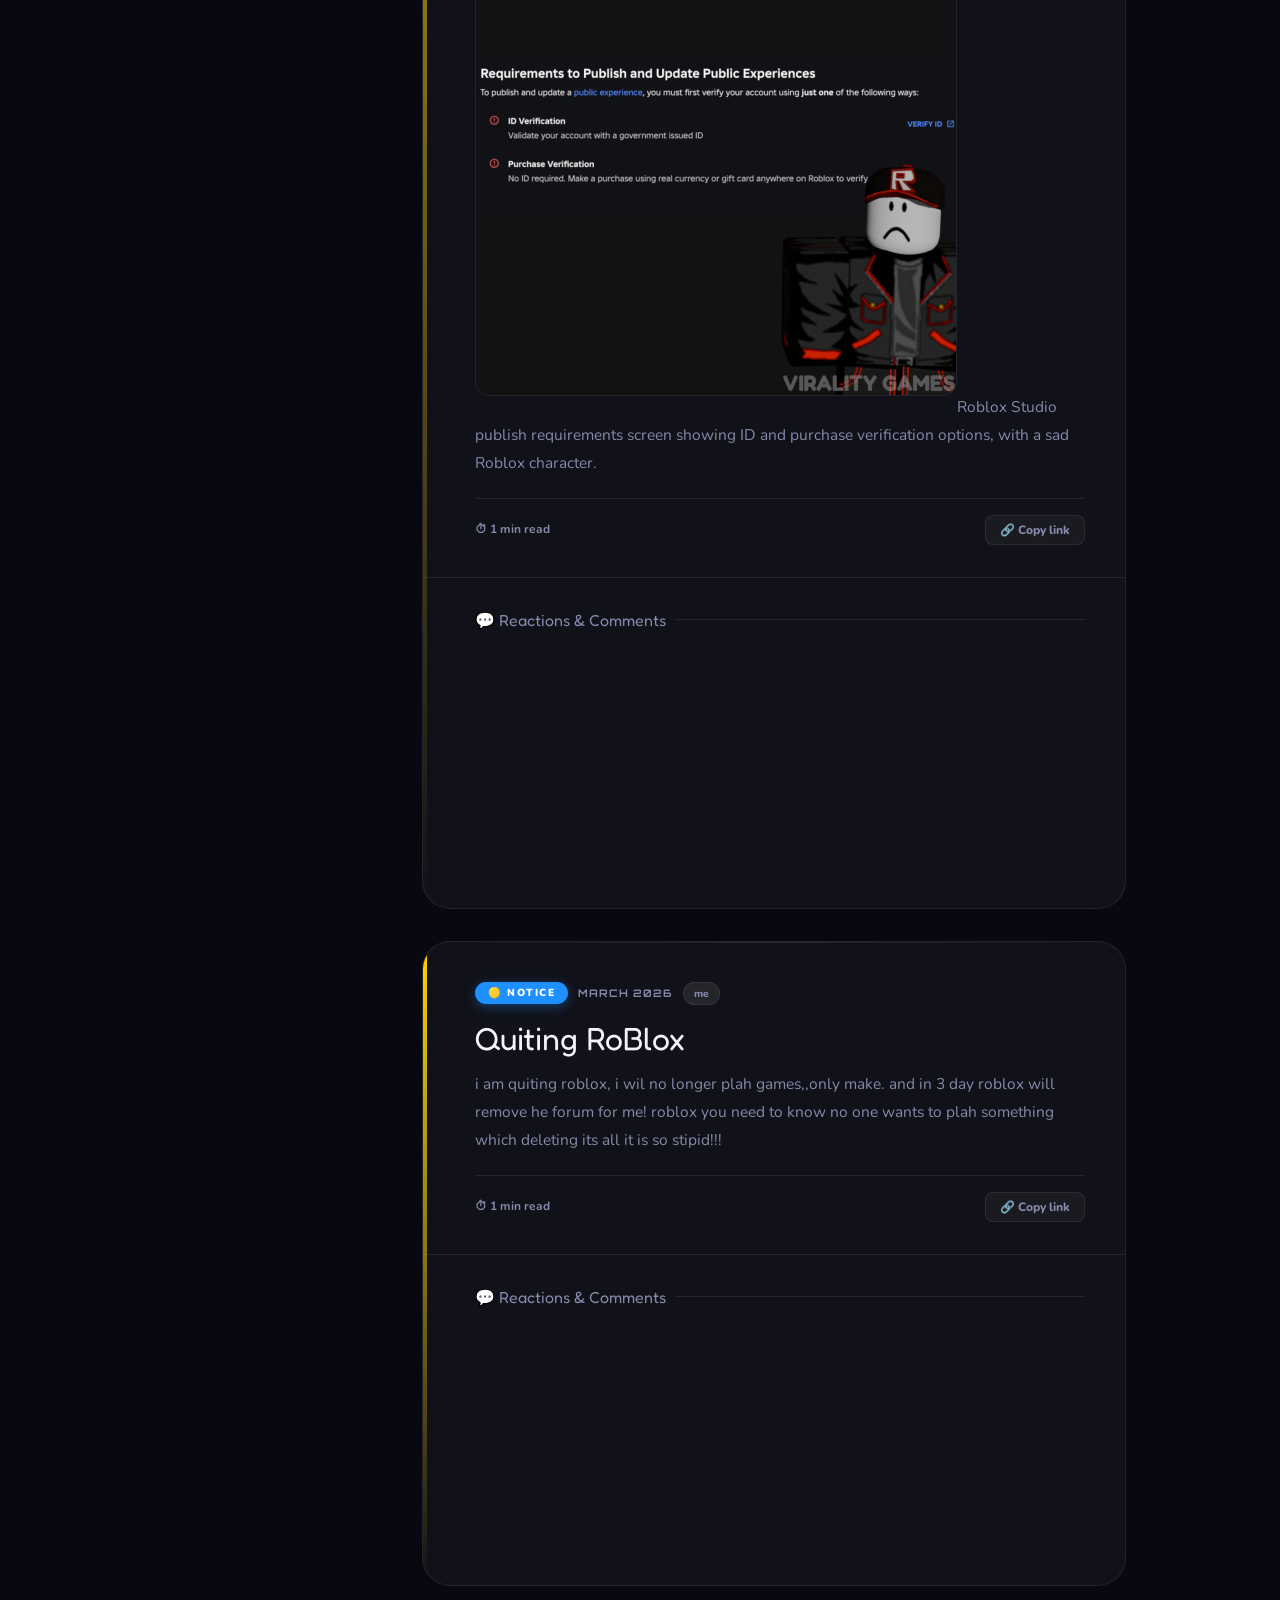
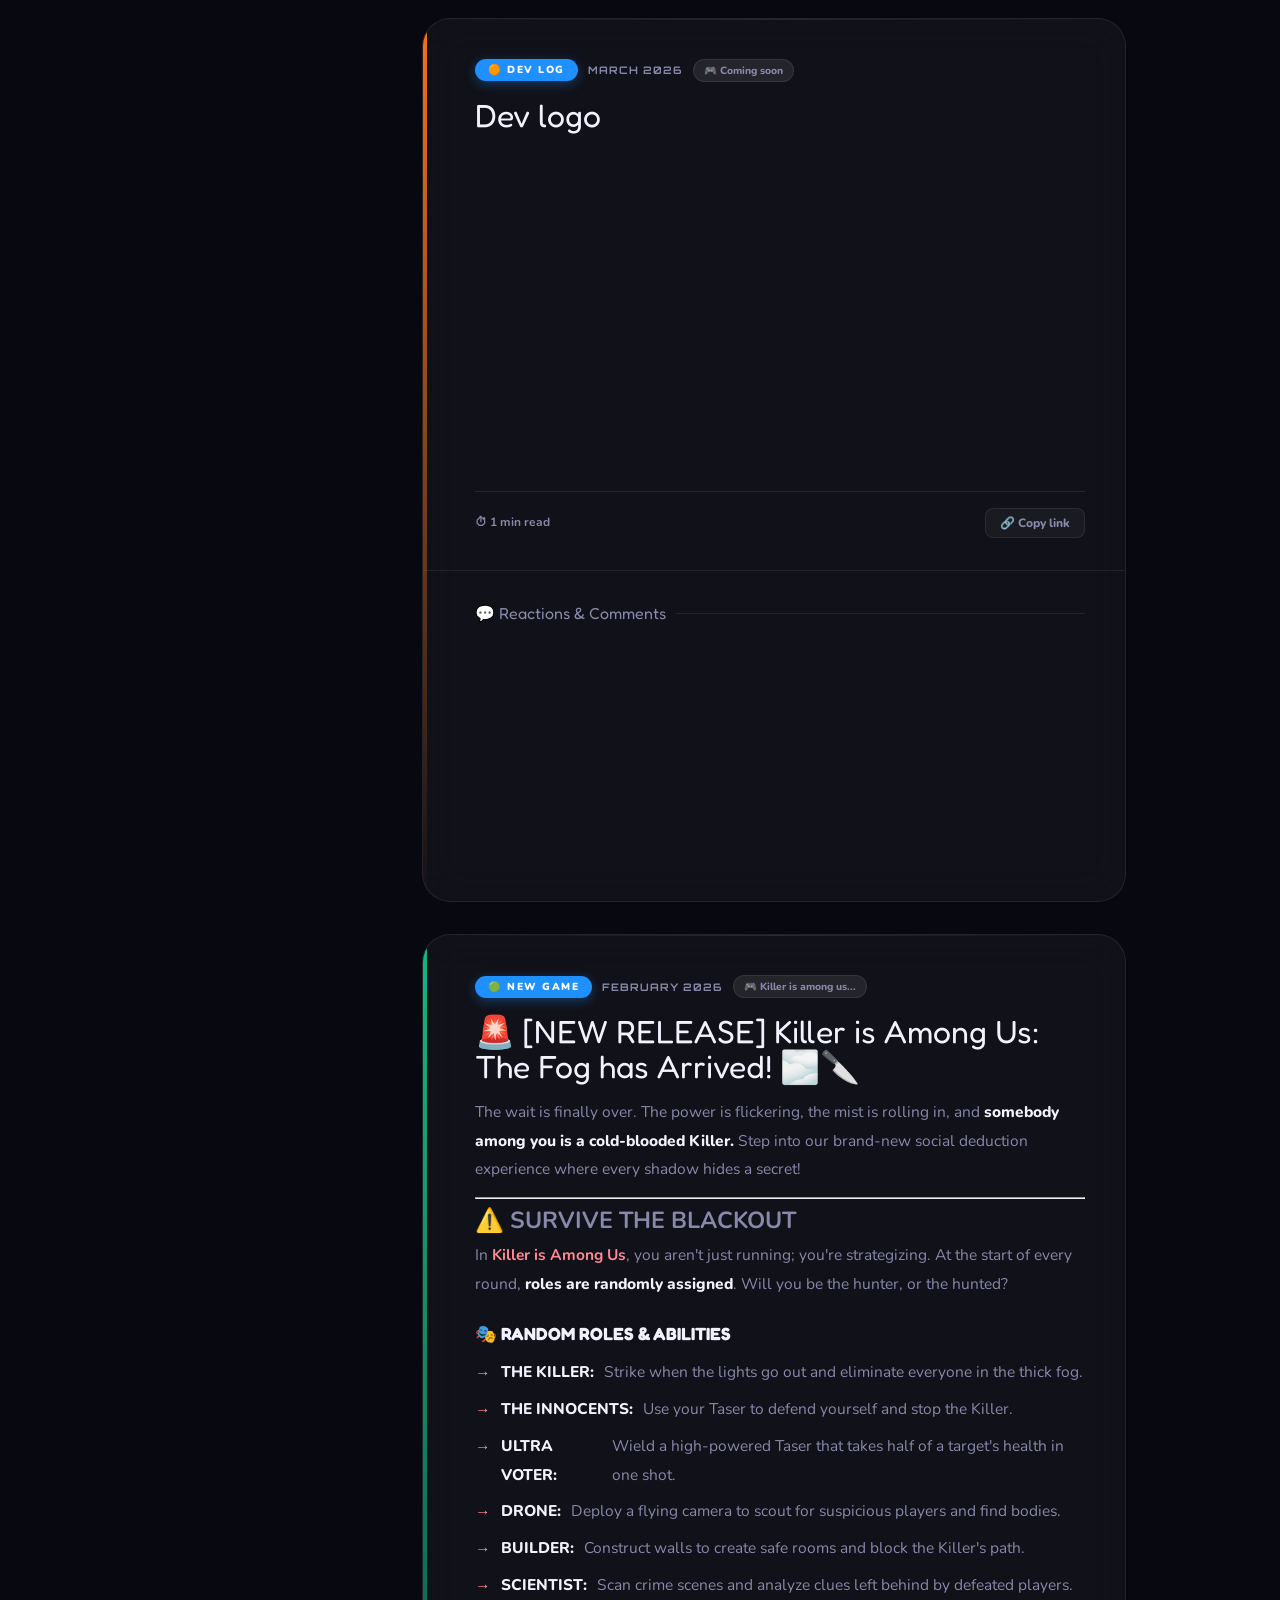
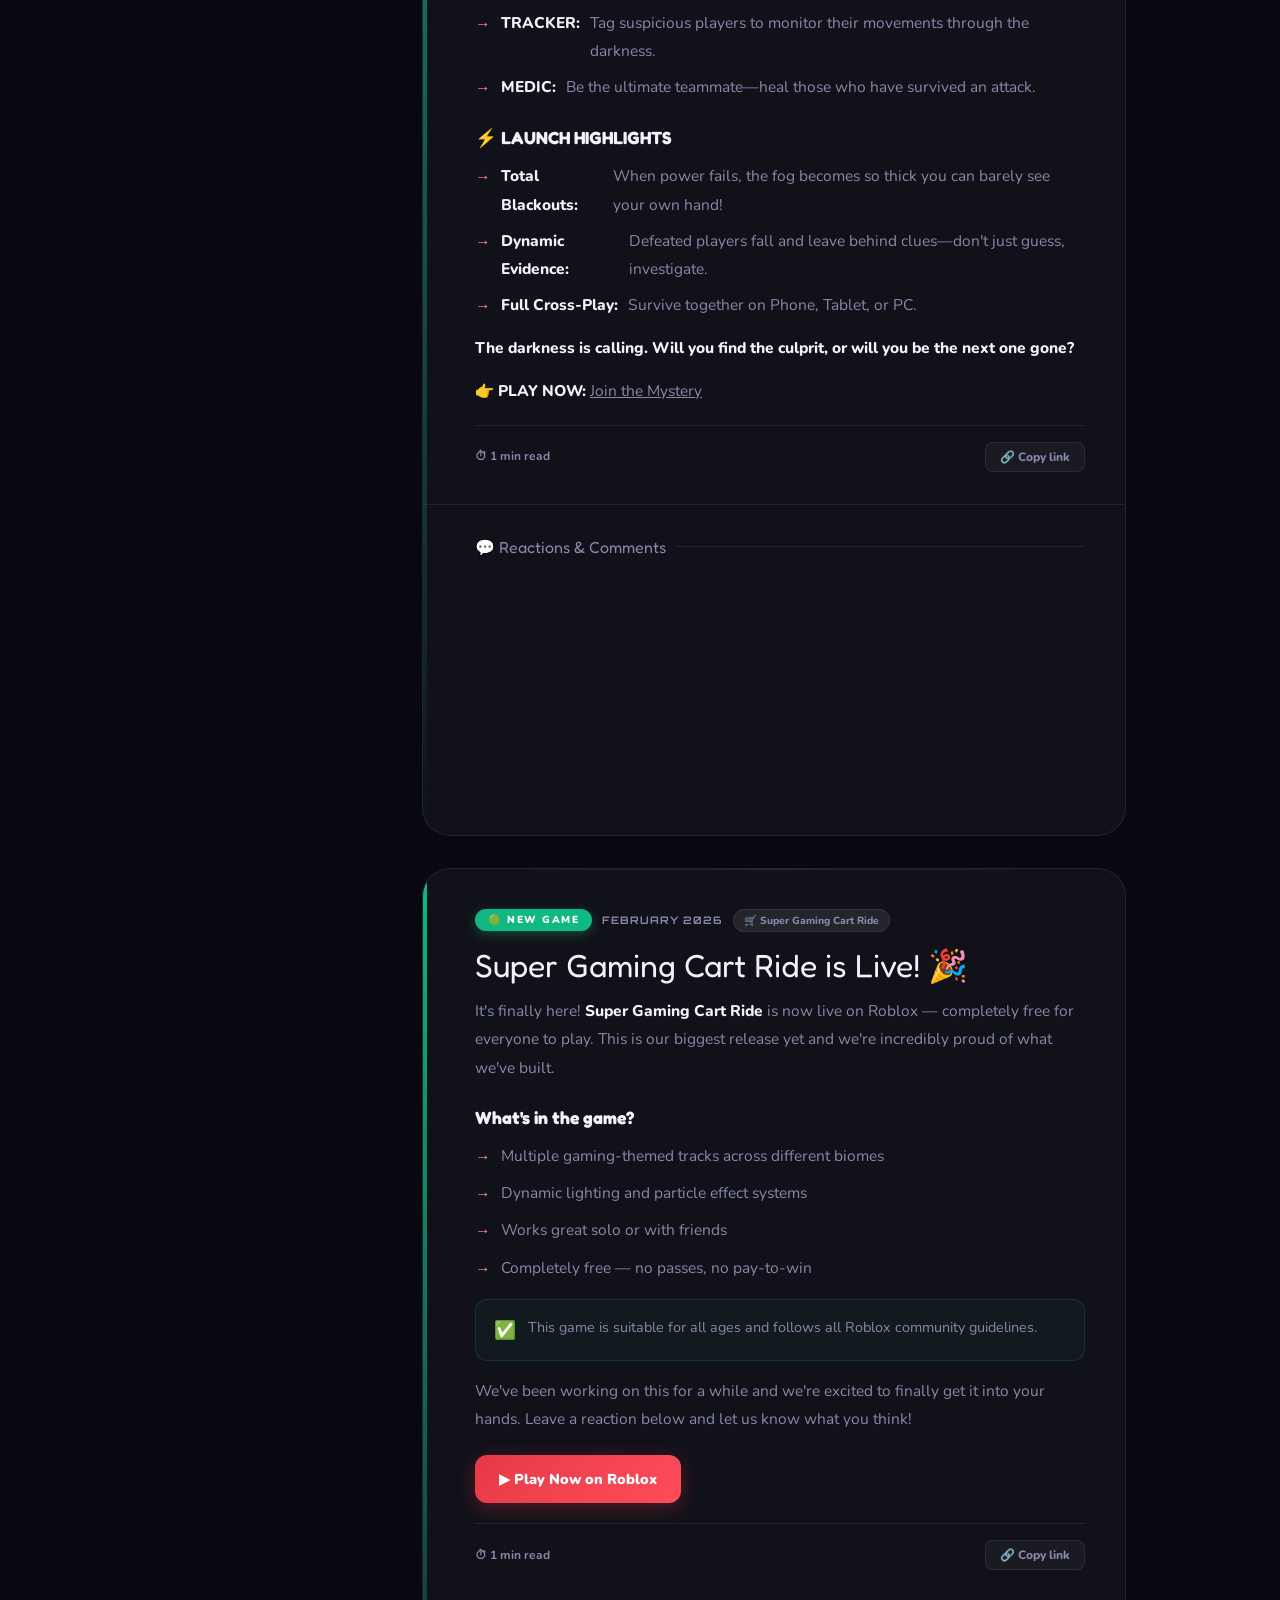
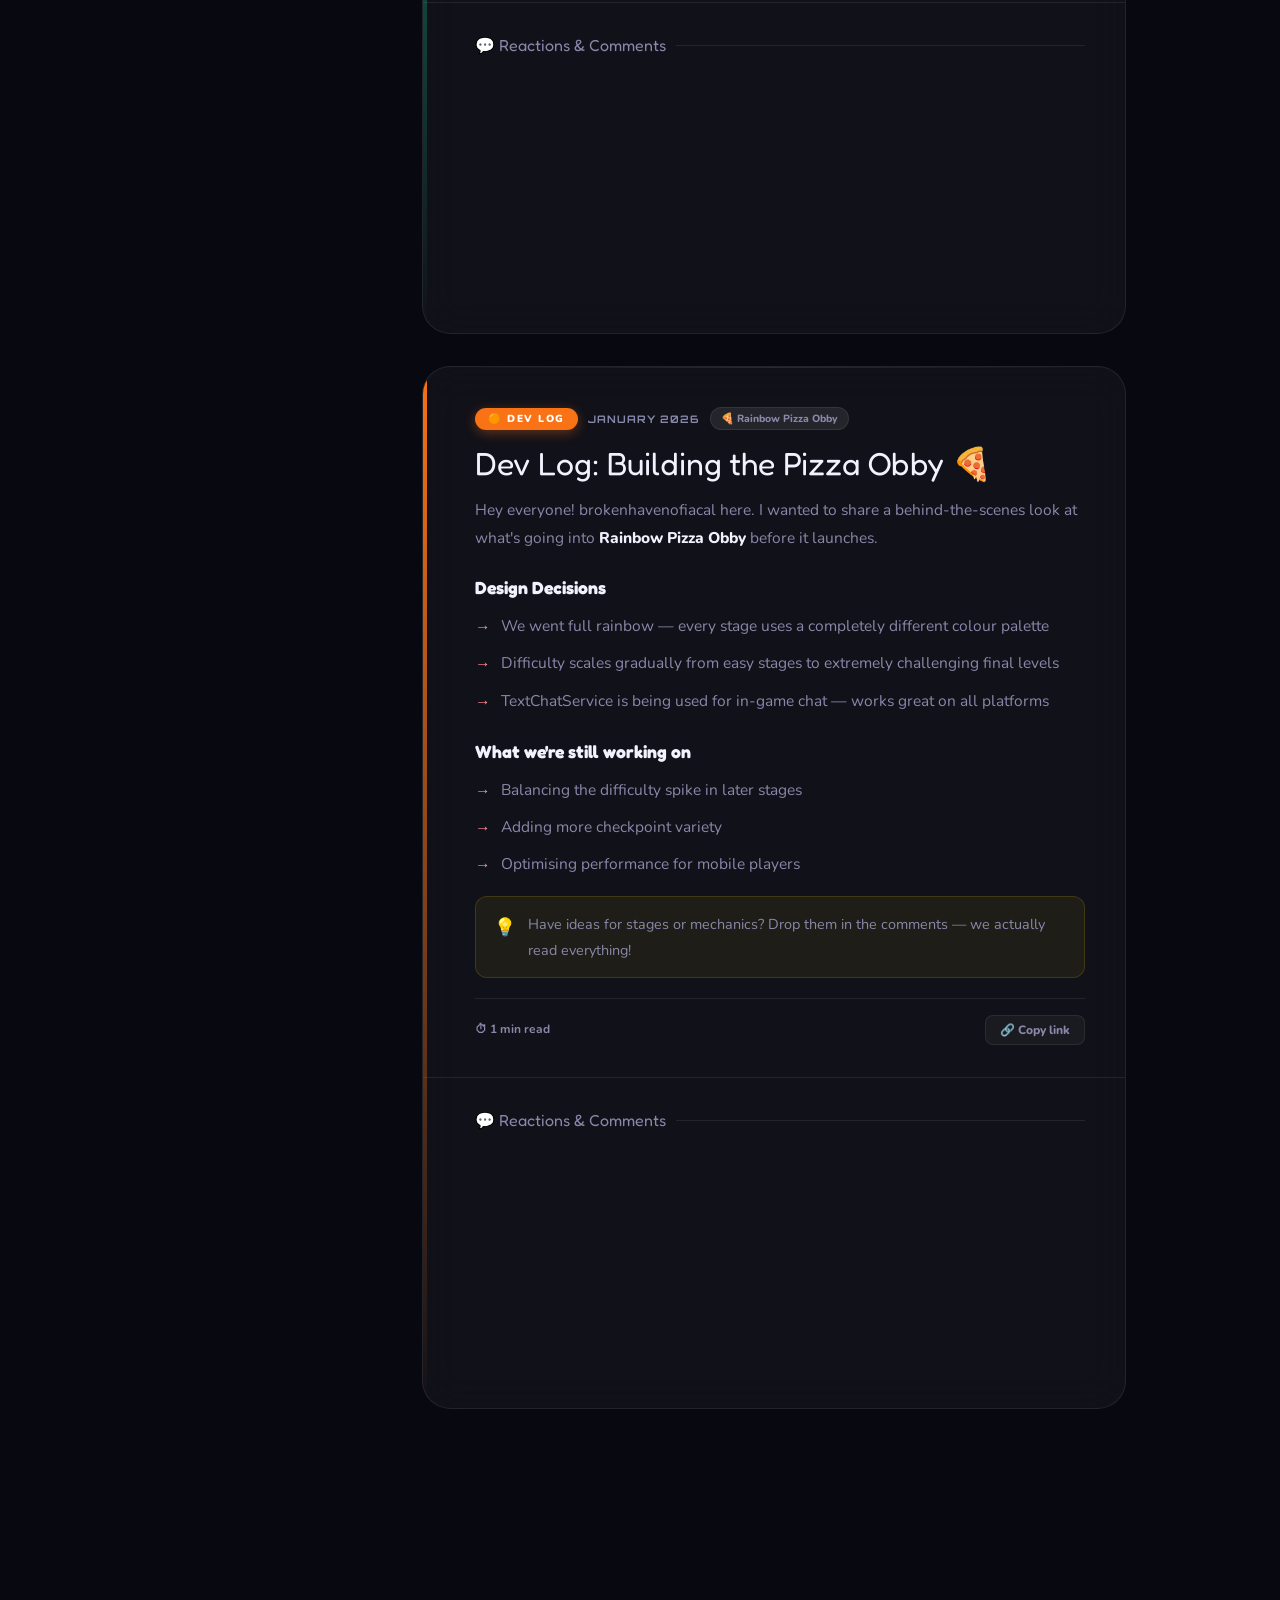
<file: updates.html>
<!DOCTYPE html>
<html lang="en">
<head>
<meta charset="UTF-8">
<meta name="viewport" content="width=device-width, initial-scale=1.0">

<!-- ════════════════════════════════════════
  🎨 CUSTOMIZE: Page title & SEO
════════════════════════════════════════ -->
<title>Updates — Virality Games</title>
<meta name="description" content="Latest updates, patch notes, and news from Virality Games — Official Roblox Studio.">
<meta name="author" content="brokenhavenofiacal / Virality Games">
<meta name="theme-color" content="#e63946">
<meta property="og:type" content="website">
<meta property="og:site_name" content="Virality Games">
<meta property="og:title" content="Updates — Virality Games">
<meta property="og:description" content="Latest updates, patch notes, and news from Virality Games.">

<link href="https://fonts.googleapis.com/css2?family=Fredoka+One&family=Nunito:wght@400;600;700;800;900&family=Orbitron:wght@700;900&display=swap" rel="stylesheet">

<style>
/* ════════════════════════════════════════
  🎨 CUSTOMIZE: Colors & Theme
  Change these variables to restyle the
  entire page instantly!
════════════════════════════════════════ */
:root {
  --accent:     #e63946;   /* 🎨 Main accent color (red) */
  --accent2:    #ff4d5a;   /* 🎨 Lighter accent */
  --accent3:    #ff8a93;   /* 🎨 Even lighter accent */
  --gold:       #ffd700;   /* 🎨 Gold / highlight color */
  --gold2:      #ffaa00;
  --dark:       #080810;   /* 🎨 Page background */
  --dark2:      #0e0e1a;
  --dark3:      #141425;
  --glass:      rgba(255,255,255,.04);
  --glassb:     rgba(255,255,255,.08);
  --border:     rgba(255,255,255,.08);
  --border2:    rgba(255,255,255,.15);
  --text:       #f2f2ff;   /* 🎨 Main text color */
  --dim:        #8888aa;   /* 🎨 Muted text color */
  --green:      #10b981;
  --blue:       #1e90ff;
  --purple:     #9333ea;

  /* ── Update tag colors ──────────────────
     Add or change tag colors here.
     Use them in posts with class="tag-XXXX"
  ─────────────────────────────────────── */
  --tag-update:    #1e90ff;
  --tag-hotfix:    #e63946;
  --tag-new:       #10b981;
  --tag-notice:    #ffd700;
  --tag-event:     #9333ea;
  --tag-devlog:    #f97316;

  --radius-sm: 12px;
  --radius:    20px;
  --radius-lg: 28px;
}

/* ════════════════════════════════════════
  BASE RESET
════════════════════════════════════════ */
*,*::before,*::after { margin:0; padding:0; box-sizing:border-box; }
html { scroll-behavior:smooth; -webkit-text-size-adjust:100%; }
body { font-family:'Nunito',sans-serif; background:var(--dark); color:var(--text); overflow-x:hidden; }
a { color:inherit; }
@media(pointer:fine) { body { cursor:none; } }

/* ════════════════════════════════════════
  CURSOR
════════════════════════════════════════ */
#cursor, #cursor-dot { position:fixed; pointer-events:none; z-index:9999; display:none; }
@media(pointer:fine) {
  #cursor { display:block; width:18px; height:18px; border:2px solid var(--accent2); border-radius:50%; transform:translate(-50%,-50%); transition:width .2s,height .2s,background .2s; }
  #cursor-dot { display:block; width:4px; height:4px; background:var(--accent2); border-radius:50%; transform:translate(-50%,-50%); }
  .cx #cursor { width:36px; height:36px; background:rgba(230,57,70,.12); }
}

/* ════════════════════════════════════════
  BACKGROUND
════════════════════════════════════════ */
#bg { position:fixed; inset:0; z-index:0; background:var(--dark); overflow:hidden; }
.bg-orb { position:absolute; border-radius:50%; filter:blur(100px); animation:orbDrift linear infinite; }
@keyframes orbDrift {
  0%  { transform:translate(0,0) scale(1); opacity:0; }
  10% { opacity:1; }
  50% { transform:translate(var(--dx),var(--dy)) scale(1.3); }
  90% { opacity:.5; }
  100%{ transform:translate(calc(var(--dx)*2),calc(var(--dy)*2)) scale(.8); opacity:0; }
}
.grid-overlay {
  position:fixed; inset:0; z-index:0; pointer-events:none;
  background-image: linear-gradient(rgba(255,255,255,.016) 1px,transparent 1px),
                    linear-gradient(90deg,rgba(255,255,255,.016) 1px,transparent 1px);
  background-size:60px 60px;
  mask-image:radial-gradient(ellipse 80% 80% at 50% 50%,black,transparent);
  -webkit-mask-image:radial-gradient(ellipse 80% 80% at 50% 50%,black,transparent);
}
.scanline { position:fixed; inset:0; z-index:1; pointer-events:none; background:repeating-linear-gradient(0deg,transparent,transparent 2px,rgba(0,0,0,.03) 2px,rgba(0,0,0,.03) 4px); }
#pxl { position:fixed; inset:0; z-index:1; pointer-events:none; overflow:hidden; }
.pixel { position:absolute; border-radius:2px; animation:rise linear infinite; }
@keyframes rise { 0%{transform:translateY(110vh) rotate(0);opacity:0;} 8%{opacity:.5;} 92%{opacity:.2;} 100%{transform:translateY(-10vh) rotate(720deg);opacity:0;} }

/* ════════════════════════════════════════
  NAV
════════════════════════════════════════ */
nav {
  position:fixed; top:0; left:0; right:0; z-index:500;
  display:flex; align-items:center; justify-content:space-between;
  padding:0 clamp(16px,4vw,48px); height:64px;
  background:rgba(8,8,16,.85); backdrop-filter:blur(24px); -webkit-backdrop-filter:blur(24px);
  border-bottom:1px solid var(--border);
}
.nav-logo { font-family:'Fredoka One',cursive; font-size:clamp(1.1rem,3vw,1.5rem); letter-spacing:1.5px; background:linear-gradient(120deg,var(--accent2),var(--accent3),var(--gold)); -webkit-background-clip:text; -webkit-text-fill-color:transparent; background-clip:text; text-decoration:none; flex-shrink:0; }
.nav-links { display:flex; align-items:center; gap:clamp(14px,2.5vw,28px); }
.nav-links a { font-size:.76rem; font-weight:800; letter-spacing:.5px; text-transform:uppercase; color:var(--dim); text-decoration:none; transition:color .25s; position:relative; white-space:nowrap; }
.nav-links a::after { content:''; position:absolute; bottom:-4px; left:0; right:0; height:2px; border-radius:2px; background:linear-gradient(90deg,var(--accent),var(--accent3)); transform:scaleX(0); transform-origin:left; transition:transform .3s cubic-bezier(.16,1,.3,1); }
.nav-links a:hover { color:var(--text); }
.nav-links a:hover::after { transform:scaleX(1); }
.nav-links a.active { color:var(--accent3) !important; }
.nav-links a.active::after { transform:scaleX(1); }
.nav-cta { padding:8px 18px !important; border-radius:10px !important; background:linear-gradient(135deg,var(--accent),var(--accent3)) !important; color:#fff !important; font-weight:900 !important; box-shadow:0 4px 16px rgba(230,57,70,.35) !important; }
.nav-cta::after { display:none !important; }
.nav-burger { display:none; flex-direction:column; gap:5px; background:none; border:none; padding:8px; }
.nav-burger span { display:block; width:22px; height:2px; background:var(--dim); border-radius:2px; transition:all .3s; }
.nav-mobile { display:none; position:fixed; top:64px; left:0; right:0; z-index:499; background:rgba(8,8,16,.97); backdrop-filter:blur(24px); border-bottom:1px solid var(--border); max-height:0; overflow:hidden; transition:max-height .4s cubic-bezier(.16,1,.3,1),padding .3s; }
.nav-mobile.open { max-height:440px; padding:16px 0 24px; }
.nav-mobile a { display:block; padding:14px clamp(16px,4vw,32px); font-size:.95rem; font-weight:800; color:var(--dim); text-decoration:none; letter-spacing:.5px; text-transform:uppercase; transition:color .2s; }
.nav-mobile a:hover { color:var(--accent3); }
.nav-mobile .mob-cta { margin:12px clamp(16px,4vw,32px) 0; display:block; text-align:center; padding:14px; border-radius:12px; background:linear-gradient(135deg,var(--accent),var(--accent3)); color:#fff !important; box-shadow:0 4px 20px rgba(230,57,70,.35); }
@media(max-width:860px) { .nav-links{display:none;} .nav-burger{display:flex;} .nav-mobile{display:block;} }

/* ════════════════════════════════════════
  PAGE HEADER
════════════════════════════════════════ */
.page-header {
  position:relative; z-index:2;
  padding:clamp(110px,18vh,160px) clamp(16px,5vw,64px) clamp(48px,8vw,80px);
  max-width:1100px; margin:0 auto;
}
.page-eyebrow { display:inline-flex; align-items:center; gap:10px; padding:6px 18px; border-radius:999px; background:var(--glass); border:1px solid var(--border2); backdrop-filter:blur(12px); font-size:.7rem; font-weight:800; letter-spacing:2px; text-transform:uppercase; color:var(--accent3); margin-bottom:24px; }
.live-dot { width:7px; height:7px; border-radius:50%; background:var(--accent2); flex-shrink:0; animation:livePulse 1.4s ease-in-out infinite; }
@keyframes livePulse { 0%,100%{box-shadow:0 0 0 0 rgba(230,57,70,.5);} 50%{box-shadow:0 0 0 7px rgba(230,57,70,0);} }
.page-title { font-family:'Fredoka One',cursive; font-size:clamp(3rem,10vw,7rem); line-height:.92; margin-bottom:20px; }
.page-title .t1 { display:block; background:linear-gradient(160deg,#fff,#ccc); -webkit-background-clip:text; -webkit-text-fill-color:transparent; background-clip:text; }
.page-title .t2 { display:block; background:linear-gradient(135deg,var(--accent),var(--accent2),var(--accent3),var(--gold)); -webkit-background-clip:text; -webkit-text-fill-color:transparent; background-clip:text; filter:drop-shadow(0 0 50px rgba(230,57,70,.5)); }
.page-desc { color:var(--dim); font-size:clamp(.9rem,2vw,1.1rem); line-height:1.78; max-width:560px; }

/* filter bar */
.filter-bar { display:flex; align-items:center; gap:10px; flex-wrap:wrap; margin-top:32px; }
.filter-btn { padding:7px 18px; border-radius:999px; background:var(--glass); border:1px solid var(--border); font-family:'Nunito',sans-serif; font-size:.75rem; font-weight:800; color:var(--dim); letter-spacing:.5px; text-transform:uppercase; transition:all .22s; }
.filter-btn:hover, .filter-btn.active { background:var(--glassb); border-color:var(--border2); color:var(--text); }
.filter-btn.active { border-color:var(--accent); color:var(--accent3); }

/* ════════════════════════════════════════
  UPDATES FEED
════════════════════════════════════════ */
.feed-wrap { position:relative; z-index:2; max-width:1100px; margin:0 auto; padding:0 clamp(16px,5vw,64px) 120px; display:flex; gap:clamp(24px,4vw,48px); align-items:flex-start; }

/* sidebar (desktop) */
.feed-sidebar { width:220px; flex-shrink:0; position:sticky; top:84px; }
@media(max-width:900px) { .feed-sidebar { display:none; } }
.sidebar-label { font-size:.68rem; font-weight:800; letter-spacing:2px; text-transform:uppercase; color:var(--dim); margin-bottom:14px; padding-left:4px; }
.sidebar-links { display:flex; flex-direction:column; gap:4px; }
.sidebar-link { display:block; padding:9px 14px; border-radius:10px; font-size:.82rem; font-weight:700; color:var(--dim); text-decoration:none; transition:all .2s; border:1px solid transparent; }
.sidebar-link:hover { color:var(--text); background:var(--glass); border-color:var(--border); }
.sidebar-link.active-link { color:var(--accent3); background:rgba(230,57,70,.06); border-color:rgba(230,57,70,.2); }

/* main feed */
.feed-main { flex:1; min-width:0; display:flex; flex-direction:column; gap:32px; }

/* ════════════════════════════════════════
  UPDATE CARD
  🔧 HOW TO ADD A NEW UPDATE:
  Copy the block below, paste it at the
  top of .feed-main, and fill it in!
════════════════════════════════════════ */
.update-card {
  background:var(--glass); border:1px solid var(--border);
  backdrop-filter:blur(20px); -webkit-backdrop-filter:blur(20px);
  border-radius:var(--radius-lg); overflow:hidden;
  position:relative;
  transition:border-color .3s, box-shadow .3s;
  scroll-margin-top:90px;
}
.update-card::before { content:''; position:absolute; top:0; left:0; right:0; height:1px; background:linear-gradient(90deg,transparent,rgba(255,255,255,.1),transparent); }
.update-card:hover { border-color:var(--border2); box-shadow:0 16px 60px rgba(0,0,0,.4); }

/* accent strip on left — changes per tag type */
.update-card::after { content:''; position:absolute; top:0; left:0; bottom:0; width:4px; }
.update-card[data-tag="update"]::after  { background:linear-gradient(to bottom,var(--tag-update),transparent); }
.update-card[data-tag="hotfix"]::after  { background:linear-gradient(to bottom,var(--tag-hotfix),transparent); }
.update-card[data-tag="new"]::after     { background:linear-gradient(to bottom,var(--tag-new),transparent); }
.update-card[data-tag="notice"]::after  { background:linear-gradient(to bottom,var(--tag-notice),transparent); }
.update-card[data-tag="event"]::after   { background:linear-gradient(to bottom,var(--tag-event),transparent); }
.update-card[data-tag="devlog"]::after  { background:linear-gradient(to bottom,var(--tag-devlog),transparent); }

.update-inner { padding:clamp(24px,4vw,40px) clamp(24px,4vw,40px) clamp(20px,3vw,32px) clamp(32px,5vw,52px); }

/* card header row */
.update-meta { display:flex; align-items:center; gap:10px; flex-wrap:wrap; margin-bottom:16px; }
.update-tag {
  display:inline-flex; align-items:center; gap:6px;
  padding:4px 13px; border-radius:999px;
  font-size:.64rem; font-weight:900; letter-spacing:1.5px; text-transform:uppercase;
  color:#fff;
}
.tag-update  { background:var(--tag-update); box-shadow:0 3px 12px rgba(30,144,255,.35); }
.tag-hotfix  { background:var(--tag-hotfix); box-shadow:0 3px 12px rgba(230,57,70,.35); }
.tag-new     { background:var(--tag-new);    box-shadow:0 3px 12px rgba(16,185,129,.35); }
.tag-notice  { background:var(--tag-notice); color:#000 !important; box-shadow:0 3px 12px rgba(255,215,0,.35); }
.tag-event   { background:var(--tag-event);  box-shadow:0 3px 12px rgba(147,51,234,.35); }
.tag-devlog  { background:var(--tag-devlog); box-shadow:0 3px 12px rgba(249,115,22,.35); }

.update-date { font-family:'Orbitron',monospace; font-size:.65rem; font-weight:700; color:var(--dim); letter-spacing:1px; }
.update-game-badge { display:inline-flex; align-items:center; gap:5px; padding:3px 10px; border-radius:999px; background:var(--glassb); border:1px solid var(--border); font-size:.65rem; font-weight:800; color:var(--dim); }

/* card title */
.update-title { font-family:'Fredoka One',cursive; font-size:clamp(1.4rem,3vw,2rem); line-height:1.1; margin-bottom:14px; }

/* card body — you write your update content inside .update-body */
.update-body { color:var(--dim); font-size:clamp(.88rem,1.4vw,.97rem); line-height:1.82; }
.update-body p { margin-bottom:14px; }
.update-body p:last-child { margin-bottom:0; }
.update-body h3 { font-family:'Fredoka One',cursive; font-size:1.1rem; color:var(--text); margin:20px 0 8px; }
.update-body ul { padding-left:0; list-style:none; display:flex; flex-direction:column; gap:8px; margin-bottom:14px; }
.update-body ul li { display:flex; align-items:flex-start; gap:10px; }
.update-body ul li::before { content:'→'; color:var(--accent3); font-weight:900; flex-shrink:0; margin-top:1px; }
.update-body strong { color:var(--text); font-weight:800; }
.update-body em { color:var(--accent3); font-style:normal; font-weight:700; }
.update-body .note { display:flex; align-items:flex-start; gap:12px; padding:14px 18px; border-radius:12px; background:rgba(255,215,0,.06); border:1px solid rgba(255,215,0,.15); margin:16px 0; font-size:.9rem; }
.update-body .note-icon { font-size:1.1rem; flex-shrink:0; }
.update-body .warn { background:rgba(230,57,70,.06); border-color:rgba(230,57,70,.18); }
.update-body .good { background:rgba(16,185,129,.06); border-color:rgba(16,185,129,.18); }
.update-body img { border-radius:14px; margin:16px 0; max-width:100%; border:1px solid var(--border); }
.update-body .btn { display:inline-flex; align-items:center; gap:8px; padding:11px 24px; border-radius:var(--radius-sm); background:linear-gradient(135deg,var(--accent),var(--accent2)); color:#fff; font-family:'Nunito',sans-serif; font-weight:900; font-size:.9rem; text-decoration:none; box-shadow:0 5px 20px rgba(230,57,70,.3); transition:transform .2s,box-shadow .2s; margin-top:8px; display:inline-flex; }
.update-body .btn:hover { transform:translateY(-2px) scale(1.03); box-shadow:0 10px 28px rgba(230,57,70,.45); }
.update-body .btn-ghost { background:var(--glass); border:1px solid var(--border2); box-shadow:none; }
.update-body .btn-ghost:hover { background:var(--glassb); }

/* divider within a card */
.update-divider { height:1px; background:linear-gradient(90deg,transparent,var(--border2),transparent); margin:24px 0; }

/* comments section */
.update-comments { border-top:1px solid var(--border); padding:clamp(20px,3vw,32px) clamp(24px,4vw,40px) clamp(20px,3vw,32px) clamp(32px,5vw,52px); }
.comments-label { display:flex; align-items:center; gap:10px; font-family:'Fredoka One',cursive; font-size:1rem; color:var(--dim); margin-bottom:20px; }
.comments-label::after { content:''; flex:1; height:1px; background:var(--border); }

/* ════════════════════════════════════════
  EMPTY STATE
════════════════════════════════════════ */
.empty-state { text-align:center; padding:80px 24px; }
.empty-emoji { font-size:4rem; margin-bottom:16px; }
.empty-title { font-family:'Fredoka One',cursive; font-size:1.8rem; margin-bottom:10px; color:var(--dim); }
.empty-sub { color:var(--dim); font-size:.92rem; opacity:.6; }

/* ════════════════════════════════════════
  REVEAL
════════════════════════════════════════ */
.reveal { opacity:0; transform:translateY(32px); transition:opacity .8s cubic-bezier(.16,1,.3,1),transform .8s cubic-bezier(.16,1,.3,1); }
.reveal.in { opacity:1; transform:none; }
.rd1{transition-delay:.06s;} .rd2{transition-delay:.12s;} .rd3{transition-delay:.18s;}

/* ════════════════════════════════════════
  GISCUS THEME OVERRIDE
════════════════════════════════════════ */
.giscus { margin-top:8px; }

/* ════════════════════════════════════════
  PROGRESS BAR
════════════════════════════════════════ */
#progress-bar{position:fixed;top:0;left:0;z-index:9998;height:3px;width:0%;background:linear-gradient(90deg,var(--accent),var(--accent2),var(--gold));box-shadow:0 0 10px rgba(230,57,70,.6);border-radius:0 3px 3px 0;pointer-events:none;}

/* ════════════════════════════════════════
  BACK TO TOP
════════════════════════════════════════ */
#back-top{position:fixed;bottom:clamp(16px,3vw,28px);right:clamp(16px,3vw,28px);z-index:400;width:46px;height:46px;border-radius:50%;background:linear-gradient(135deg,var(--accent),var(--accent2));border:none;color:#fff;font-size:1.1rem;box-shadow:0 6px 22px rgba(230,57,70,.45);cursor:pointer;opacity:0;pointer-events:none;transform:translateY(16px) scale(.85);transition:opacity .3s,transform .3s;display:flex;align-items:center;justify-content:center;}
#back-top.show{opacity:1;pointer-events:auto;transform:translateY(0) scale(1);}
#back-top:hover{transform:translateY(-3px) scale(1.08)!important;}

/* ════════════════════════════════════════
  SEARCH BAR
════════════════════════════════════════ */
.search-wrap{position:relative;margin-bottom:0;}
.search-input{width:100%;padding:11px 18px 11px 42px;border-radius:var(--radius-sm);background:var(--glass);border:1px solid var(--border);color:var(--text);font-family:'Nunito',sans-serif;font-size:.9rem;font-weight:600;outline:none;transition:border-color .25s,background .25s;}
.search-input::placeholder{color:var(--dim);}
.search-input:focus{border-color:var(--border2);background:var(--glassb);}
.search-icon{position:absolute;left:14px;top:50%;transform:translateY(-50%);font-size:.95rem;pointer-events:none;color:var(--dim);}
.search-clear{position:absolute;right:12px;top:50%;transform:translateY(-50%);background:none;border:none;color:var(--dim);font-size:1rem;cursor:pointer;padding:3px;display:none;}
.search-clear.show{display:block;}

/* ════════════════════════════════════════
  READING TIME + COPY LINK on cards
════════════════════════════════════════ */
.update-meta-bottom{display:flex;align-items:center;justify-content:space-between;flex-wrap:wrap;gap:10px;margin-top:20px;padding-top:16px;border-top:1px solid var(--border);}
.read-time{display:flex;align-items:center;gap:6px;font-size:.75rem;font-weight:700;color:var(--dim);}
.copy-post-btn{display:inline-flex;align-items:center;gap:6px;padding:6px 14px;border-radius:8px;background:var(--glass);border:1px solid var(--border);font-family:'Nunito',sans-serif;font-size:.75rem;font-weight:800;color:var(--dim);cursor:pointer;transition:all .2s;position:relative;overflow:hidden;}
.copy-post-btn:hover{background:var(--glassb);border-color:var(--border2);color:var(--text);}
.copy-post-btn .cp-flash{position:absolute;inset:0;display:flex;align-items:center;justify-content:center;background:var(--green);color:#fff;font-weight:900;font-size:.74rem;opacity:0;transition:opacity .2s;border-radius:8px;}
.copy-post-btn.flashing .cp-flash{opacity:1;}

/* no results */
.no-results{text-align:center;padding:60px 24px;color:var(--dim);}
.no-results-emoji{font-size:3rem;margin-bottom:12px;}
.no-results-title{font-family:'Fredoka One',cursive;font-size:1.5rem;color:var(--dim);}
</style>
</head>
<body>

<div id="bg"><div class="grid-overlay"></div><div class="scanline"></div></div>
<div id="pxl"></div>
<div id="cursor"></div>
<div id="cursor-dot"></div>
<div id="progress-bar"></div>
<button id="back-top" onclick="window.scrollTo({top:0,behavior:'smooth'})" aria-label="Back to top">↑</button>

<!-- ════════════════════════════════════════
  NAV
════════════════════════════════════════ -->
<nav>
  <a href="index.html" class="nav-logo">⚡ VIRALITY GAMES</a>
  <div class="nav-links">
    <a href="index.html#games">Games</a>
    <a href="index.html#groups">Groups</a>
    <a href="index.html#story">Story</a>
    <a href="index.html#about">About</a>
    <a href="index.html#faq">FAQ</a>
    <a href="updates.html" class="active">📣 Updates</a>
    <a href="https://www.roblox.com/communities/841655795/VIRALITY-GAMES#!/about" target="_blank" class="nav-cta">Join Now →</a>
  </div>
  <button class="nav-burger" id="navBurger" aria-label="Open menu">
    <span></span><span></span><span></span>
  </button>
</nav>
<div class="nav-mobile" id="navMobile">
  <a href="index.html#games" onclick="closeNav()">🎮 Games</a>
  <a href="index.html#groups" onclick="closeNav()">🏠 Groups</a>
  <a href="index.html#story" onclick="closeNav()">📖 Story</a>
  <a href="index.html#about" onclick="closeNav()">👋 About</a>
  <a href="index.html#faq" onclick="closeNav()">❓ FAQ</a>
  <a href="updates.html" onclick="closeNav()">📣 Updates</a>
  <a href="https://www.roblox.com/communities/841655795/VIRALITY-GAMES#!/about" target="_blank" class="mob-cta">Join Now on Roblox →</a>
</div>

<!-- ════════════════════════════════════════
  PAGE HEADER
════════════════════════════════════════ -->
<div class="page-header reveal">
  <div class="page-eyebrow"><span class="live-dot"></span>Dev Blog · Patch Notes · Announcements</div>
  <h1 class="page-title">
    <span class="t1">STUDIO</span>
    <span class="t2">UPDATES</span>
  </h1>
  <p class="page-desc">The latest from Virality Games — patch notes, new features, dev logs, and everything happening behind the scenes. React and comment on any post below.</p>

  <!-- ════════════════════════════════════
    🎨 CUSTOMIZE: Filter buttons
    Add a button for each tag type you use.
    data-filter must match a tag class name.
  ════════════════════════════════════════ -->
  <div class="filter-bar">
    <button class="filter-btn active" data-filter="all">All Posts</button>
    <button class="filter-btn" data-filter="new">🟢 New</button>
    <button class="filter-btn" data-filter="update">🔵 Update</button>
    <button class="filter-btn" data-filter="hotfix">🔴 Hotfix</button>
    <button class="filter-btn" data-filter="event">🟣 Event</button>
    <button class="filter-btn" data-filter="devlog">🟠 Dev Log</button>
    <button class="filter-btn" data-filter="notice">🟡 Notice</button>
  </div>
  <div class="search-wrap" style="max-width:480px;margin-top:16px;">
    <span class="search-icon">🔍</span>
    <input class="search-input" id="searchInput" type="text" placeholder="Search posts by title or content…" autocomplete="off">
    <button class="search-clear" id="searchClear" onclick="clearSearch()" aria-label="Clear search">✕</button>
  </div>
  <div id="postCountBadge" style="margin-top:12px;font-size:.75rem;font-weight:700;color:var(--dim);"></div>
</div>

<!-- ════════════════════════════════════════
  FEED
════════════════════════════════════════ -->
<div class="feed-wrap">

  <!-- SIDEBAR (desktop only — auto-generated by JS) -->
  <div class="feed-sidebar">
    <div class="sidebar-label">Jump to Post</div>
    <div class="sidebar-links" id="sidebarLinks"></div>
  </div>

  <!-- ════════════════════════════════════
    MAIN FEED
    🔧 HOW TO ADD AN UPDATE:

    1. Copy one of the .update-card blocks below
    2. Paste it above the existing cards (newest first!)
    3. Change the following:
       - id="post-XXXX" → unique ID (used for sidebar & comments)
       - data-tag="XXXX" → update / hotfix / new / notice / event / devlog
       - data-filter → same as data-tag (for filtering)
       - .update-tag class → tag-update / tag-hotfix / tag-new / tag-notice / tag-event / tag-devlog
       - .update-date → the date of the update
       - .update-game-badge → which game it's for (or "All Games" / "Studio")
       - .update-title → the title of the post
       - .update-body → your full update content (supports HTML!)
    4. Save the file and you're done!
  ════════════════════════════════════════ -->
  <div class="feed-main" id="feedMain">

<div class="update-card reveal rd3" id="post-008" data-tag="notice" data-filter="notice">
  <div class="update-inner">
    <div class="update-meta">
      <span class="update-tag tag-notice">🟡 Notice</span>
      <span class="update-date">JUNE 2026</span>
      <span class="update-game-badge">🎮Virality games</span>
    </div>
    <div class="update-title">A New Chapter: Leaving Roblox and Moving to Our New Site</div>
    <div class="update-body">
      <p>
        Following up on our last update, we have made the difficult decision to officially step away from Roblox. 
        The verification barriers have made it impossible for us to maintain and share our projects the way we want to, 
        so instead of fighting a losing battle, we are taking our creativity elsewhere.
      </p>
      <p>
        This isn't the end of Virality Games—it's just a complete shift in direction. We have built a brand new central 
        hub where you can follow our journey, see what we are working on next, and stay connected with the community 
        outside of the Roblox ecosystem.
      </p>
      <div class="note success">
        <span class="note-icon">🌐</span>
        <span>Check out our brand new official website here: <a href="https://sites.google.com/view/virality-games" target="_blank" rel="noopener noreferrer"><strong>sites.google.com/view/virality-games</strong></a></span>
      </div>
      <p>
        While it's sad to close the door on the platform where we started, we are incredibly excited about the freedom 
        our new home gives us. Thank you all for the immense support during this transition. Pack your bags, because 
        the adventure continues over on our new site! 🚀
      </p>
      <img src="NewBeginning.png" alt="New virality games site" <title>Virality Games new website launch announcement graphic.</title></img>
      <div class="update-meta-bottom">
        <span class="read-time" id="rt-post-008">⏱ calculating…</span>
        <button class="copy-post-btn" onclick="copyPostLink('post-008',this)">🔗 Copy link<span class="cp-flash">✓ Copied!</span></button>
      </div>
    </div>
  </div>
  <div class="update-comments">
    <div class="comments-label">💬 Reactions &amp; Comments</div>
    <div class="giscus-widget" data-term="post-008-a-new-chapter-leaving-roblox-and-moving-to-our-new-site"></div>
  </div>
</div>

    <div class="update-card reveal rd3" id="post-007" data-tag="notice" data-filter="notice">
  <div class="update-inner">
    <div class="update-meta">
      <span class="update-tag tag-notice">🟡 Notice</span>
      <span class="update-date">MARCH 2026</span>
      <span class="update-game-badge">🎮Virality games</span>
    </div>
    <div class="update-title">We Can No Longer Publish Games on Roblox</div>
    <div class="update-body">
      <p>
        As of this month, we are no longer able to publish or update public experiences on Roblox.
        When attempting to publish, we are met with a verification wall requiring either a government-issued ID
        or a real-money purchase to proceed.
      </p>
      <p>
        We believe this is a direct result of our <strong>Esponja Obby</strong> getting deleted around 3 months ago.
        At the time of its deletion, we still had enough accumulated playtime across our experiences to meet Roblox's
        publishing requirements — so we didn't notice the impact straight away. But 3 months later, that playtime
        window has expired, and without Esponja Obby still active and racking up hours, we no longer have
        enough playtime to qualify for public publishing without additional verification.
      </p>
      <div class="note warn">
        <span class="note-icon">⚠️</span>
        <span>This means we cannot push <strong>any</strong> updates, new releases, or bug fixes to any of our games until this is resolved — if it can be resolved at all.</span>
      </div>
      <p>
        We want to be transparent with you: <strong>Virality Games may be going on an indefinite break from Roblox</strong>, 
        or in the worst case, shutting down entirely. We are exploring our options, but right now things are not looking 
        great. Roblox's new publishing requirements have effectively locked us out with no easy way back in.
      </p>
      <p>
        We are incredibly grateful for every single person who played our games, especially Esponja Obby. 
        None of this is the outcome we wanted. We'll keep you posted if anything changes. 💛
      </p>
      <img src="NoFilter.png" alt="Roblox Studio screen displaying "Requirements to Publish and Update Public Experiences," listing ID Verification and Purchase Verification as options. A sad-faced Roblox character in a dark jacket stands in the lower right, with a Virality Games watermark." <title>Roblox Studio publish requirements screen showing ID and purchase verification options, with a sad Roblox character.</title></img>
      <div class="update-meta-bottom">
        <span class="read-time" id="rt-post-007">⏱ calculating…</span>
        <button class="copy-post-btn" onclick="copyPostLink('post-007',this)">🔗 Copy link<span class="cp-flash">✓ Copied!</span></button>
      </div>
    </div>
  </div>
  <div class="update-comments">
    <div class="comments-label">💬 Reactions &amp; Comments</div>
    <div class="giscus-widget" data-term="post-007-we-can-no-longer-publish-games-on-roblox"></div>
  </div>
</div>


    
        <div class="update-card reveal" id="post-006" data-tag="notice" data-filter="notice">
      <div class="update-inner">
        <div class="update-meta">
          <span class="update-tag tag-update">🟡 Notice</span>
          <span class="update-date">MARCH 2026</span>
          <span class="update-game-badge">me</span>
        </div>
        <div class="update-title">Quiting RoBlox</div>
        <div class="update-body">
i am quiting roblox, i wil no longer plah games,,only make. and in 3 day roblox will remove he forum for me! roblox you need to know no one wants to plah something which deleting its all it is so stipid!!! 
          </ul>
            <div class="update-meta-bottom">
            <span class="read-time" id="rt-post-006">⏱ calculating…</span>
            <button class="copy-post-btn" onclick="copyPostLink('post-006',this)">🔗 Copy link<span class="cp-flash">✓ Copied!</span></button>
          </div>
        </div>
      </div>
      <div class="update-comments">
        <div class="comments-label">💬 Reactions &amp; Comments</div>
        <div class="giscus-widget" data-term="post-006-quiting"></div>
      </div>
    </div>
    <div class="update-card reveal" id="post-005" data-tag="devlog" data-filter="devlog">
      <div class="update-inner">
        <div class="update-meta">
          <span class="update-tag tag-update">🟠 Dev Log</span>
          <span class="update-date">MARCH 2026</span>
          <span class="update-game-badge">🎮 Coming soon</span>
        </div>
        <div class="update-title">Dev logo</div>
        <div class="update-body">
<iframe width="560" height="315" src="https://www.youtube.com/embed/hge-sf7VZ3o?si=8fMmgP9NooWDV8xZ&amp;start=47" title="YouTube video player" frameborder="0" allow="accelerometer; autoplay; clipboard-write; encrypted-media; gyroscope; picture-in-picture; web-share" referrerpolicy="strict-origin-when-cross-origin" allowfullscreen></iframe>
          </ul>
            <div class="update-meta-bottom">
            <span class="read-time" id="rt-post-005">⏱ calculating…</span>
            <button class="copy-post-btn" onclick="copyPostLink('post-005',this)">🔗 Copy link<span class="cp-flash">✓ Copied!</span></button>
          </div>
        </div>
      </div>
      
      <div class="update-comments">
        <div class="comments-label">💬 Reactions &amp; Comments</div>
        <div class="giscus-widget" data-term="post-005-devlog"></div>
      </div>
    </div>
    <div class="update-card reveal" id="post-004" data-tag="new" data-filter="new">
      <div class="update-inner">
        <div class="update-meta">
          <span class="update-tag tag-update">🟢 New Game</span>
          <span class="update-date">FEBRUARY 2026</span>
          <span class="update-game-badge">🎮 Killer is among us...</span>
        </div>
        <div class="update-title">🚨 [NEW RELEASE] Killer is Among Us: The Fog has Arrived! 🌫️🔪</div>
        <div class="update-body">
<p>The wait is finally over. The power is flickering, the mist is rolling in, and <strong>somebody among you is a cold-blooded Killer.</strong> Step into our brand-new social deduction experience where every shadow hides a secret!</p>

<hr />

<h2>⚠️ SURVIVE THE BLACKOUT</h2>
<p>In <em>Killer is Among Us</em>, you aren't just running; you're strategizing. At the start of every round, <strong>roles are randomly assigned</strong>. Will you be the hunter, or the hunted?</p>

<h3>🎭 RANDOM ROLES & ABILITIES</h3>
<ul>
  <li><strong>THE KILLER:</strong> Strike when the lights go out and eliminate everyone in the thick fog.</li>
  <li><strong>THE INNOCENTS:</strong> Use your Taser to defend yourself and stop the Killer.</li>
  <li><strong>ULTRA VOTER:</strong> Wield a high-powered Taser that takes half of a target's health in one shot.</li>
  <li><strong>DRONE:</strong> Deploy a flying camera to scout for suspicious players and find bodies.</li>
  <li><strong>BUILDER:</strong> Construct walls to create safe rooms and block the Killer's path.</li>
  <li><strong>SCIENTIST:</strong> Scan crime scenes and analyze clues left behind by defeated players.</li>
  <li><strong>TRACKER:</strong> Tag suspicious players to monitor their movements through the darkness.</li>
  <li><strong>MEDIC:</strong> Be the ultimate teammate—heal those who have survived an attack.</li>
</ul>

<h3>⚡ LAUNCH HIGHLIGHTS</h3>
<ul>
  <li><strong>Total Blackouts:</strong> When power fails, the fog becomes so thick you can barely see your own hand!</li>
  <li><strong>Dynamic Evidence:</strong> Defeated players fall and leave behind clues—don't just guess, investigate.</li>
  <li><strong>Full Cross-Play:</strong> Survive together on Phone, Tablet, or PC.</li>
</ul>

<p><strong>The darkness is calling. Will you find the culprit, or will you be the next one gone?</strong></p>

<p>👉 <strong>PLAY NOW:</strong> <a href="https://www.roblox.com/join/r039j">Join the Mystery</a></p>
          </ul>
            <div class="update-meta-bottom">
            <span class="read-time" id="rt-post-004">⏱ calculating…</span>
            <button class="copy-post-btn" onclick="copyPostLink('post-004',this)">🔗 Copy link<span class="cp-flash">✓ Copied!</span></button>
          </div>
        </div>
      </div>
      <div class="update-comments">
        <div class="comments-label">💬 Reactions &amp; Comments</div>
        <div class="giscus-widget" data-term="post-004-amongus"></div>
      </div>
    </div>

    <!-- ══════════════════════════════════
      EXAMPLE POST 1 — New Game Announcement
      (Delete or replace this with your real posts)
    ════════════════════════════════════ -->
    <div class="update-card reveal rd1" id="post-001" data-tag="new" data-filter="new">
      <div class="update-inner">
        <div class="update-meta">
          <span class="update-tag tag-new">🟢 New Game</span>
          <span class="update-date">FEBRUARY 2026</span>
          <span class="update-game-badge">🛒 Super Gaming Cart Ride</span>
        </div>
        <div class="update-title">Super Gaming Cart Ride is Live! 🎉</div>
        <div class="update-body">
          <p>It's finally here! <strong>Super Gaming Cart Ride</strong> is now live on Roblox — completely free for everyone to play. This is our biggest release yet and we're incredibly proud of what we've built.</p>
          <h3>What's in the game?</h3>
          <ul>
            <li>Multiple gaming-themed tracks across different biomes</li>
            <li>Dynamic lighting and particle effect systems</li>
            <li>Works great solo or with friends</li>
            <li>Completely free — no passes, no pay-to-win</li>
          </ul>
          <div class="note good">
            <span class="note-icon">✅</span>
            <span>This game is suitable for all ages and follows all Roblox community guidelines.</span>
          </div>
          <p>We've been working on this for a while and we're excited to finally get it into your hands. Leave a reaction below and let us know what you think!</p>
          <a href="https://www.roblox.com/join/97xdw" target="_blank" class="btn">▶ Play Now on Roblox</a>
          <div class="update-meta-bottom">
            <span class="read-time" id="rt-post-001">⏱ calculating…</span>
            <button class="copy-post-btn" onclick="copyPostLink('post-001',this)">🔗 Copy link<span class="cp-flash">✓ Copied!</span></button>
          </div>
        </div>
      </div>
      <div class="update-comments">
        <div class="comments-label">💬 Reactions &amp; Comments</div>
        <!-- GISCUS: data-term is the unique thread ID for this post -->
        <div class="giscus-widget" data-term="post-001-cart-ride-launch"></div>
      </div>
    </div>


    <!-- ══════════════════════════════════
      EXAMPLE POST 2 — Dev Log
    ════════════════════════════════════ -->
    <div class="update-card reveal rd2" id="post-002" data-tag="devlog" data-filter="devlog">
      <div class="update-inner">
        <div class="update-meta">
          <span class="update-tag tag-devlog">🟠 Dev Log</span>
          <span class="update-date">JANUARY 2026</span>
          <span class="update-game-badge">🍕 Rainbow Pizza Obby</span>
        </div>
        <div class="update-title">Dev Log: Building the Pizza Obby 🍕</div>
        <div class="update-body">
          <p>Hey everyone! brokenhavenofiacal here. I wanted to share a behind-the-scenes look at what's going into <strong>Rainbow Pizza Obby</strong> before it launches.</p>
          <h3>Design Decisions</h3>
          <ul>
            <li>We went full rainbow — every stage uses a completely different colour palette</li>
            <li>Difficulty scales gradually from easy stages to extremely challenging final levels</li>
            <li>TextChatService is being used for in-game chat — works great on all platforms</li>
          </ul>
          <h3>What we're still working on</h3>
          <ul>
            <li>Balancing the difficulty spike in later stages</li>
            <li>Adding more checkpoint variety</li>
            <li>Optimising performance for mobile players</li>
          </ul>
          <div class="note">
            <span class="note-icon">💡</span>
            <span>Have ideas for stages or mechanics? Drop them in the comments — we actually read everything!</span>
          </div>
          <div class="update-meta-bottom">
            <span class="read-time" id="rt-post-002">⏱ calculating…</span>
            <button class="copy-post-btn" onclick="copyPostLink('post-002',this)">🔗 Copy link<span class="cp-flash">✓ Copied!</span></button>
          </div>
        </div>
      </div>
      <div class="update-comments">
        <div class="comments-label">💬 Reactions &amp; Comments</div>
        <div class="giscus-widget" data-term="post-002-pizza-obby-devlog"></div>
      </div>
    </div>


    <!-- ══════════════════════════════════
      EXAMPLE POST 3 — Notice
    ════════════════════════════════════ -->
    <div class="update-card reveal rd3" id="post-003" data-tag="notice" data-filter="notice">
      <div class="update-inner">
        <div class="update-meta">
          <span class="update-tag tag-notice">🟡 Notice</span>
          <span class="update-date">NOVEMBER 2025</span>
          <span class="update-game-badge">🧽 Bob Esponja Obby</span>
        </div>
        <div class="update-title">Bob Esponja Obby Has Been Taken Down</div>
        <div class="update-body">
          <p>We've removed Bob Esponja Obby from Roblox. The game used copyrighted characters that we did not have permission to use, and upon receiving a copyright concern, we took it down immediately.</p>
          <div class="note warn">
            <span class="note-icon">⚠️</span>
            <span>We take intellectual property rights seriously. No game is worth keeping up if it uses characters or content we don't have rights to. This was the right call, full stop.</span>
          </div>
          <p>We apologise to anyone who enjoyed the game. We're committed to only building original experiences — or ones we have explicit permission to create — going forward. The lessons learned here directly shaped how we approach development today.</p>
          <div class="update-meta-bottom">
            <span class="read-time" id="rt-post-003">⏱ calculating…</span>
            <button class="copy-post-btn" onclick="copyPostLink('post-003',this)">🔗 Copy link<span class="cp-flash">✓ Copied!</span></button>
          </div>
        </div>
      </div>
      <div class="update-comments">
        <div class="comments-label">💬 Reactions &amp; Comments</div>
        <div class="giscus-widget" data-term="post-003-esponja-takedown"></div>
      </div>
    </div>


    <!-- ══════════════════════════════════
      🔧 PASTE YOUR NEW POSTS ABOVE THIS LINE
         (newest posts go at the TOP)

      QUICK TEMPLATE — copy & paste this:
      ┌─────────────────────────────────────┐

    <div class="update-card reveal" id="post-XXX" data-tag="update" data-filter="update">
      <div class="update-inner">
        <div class="update-meta">
          <span class="update-tag tag-update">🔵 Update</span>
          <span class="update-date">MONTH YEAR</span>
          <span class="update-game-badge">🎮 Game Name</span>
        </div>
        <div class="update-title">Your Title Here</div>
        <div class="update-body">
          <p>Your update text goes here. <strong>Bold text</strong>, <em>highlighted text</em>.</p>
          <ul>
            <li>Change one</li>
            <li>Change two</li>
            <li>Change three</li>
          </ul>
        </div>
      </div>
      <div class="update-comments">
        <div class="comments-label">💬 Reactions &amp; Comments</div>
        <div class="giscus-widget" data-term="post-XXX-your-unique-slug"></div>
      </div>
    </div>

      └─────────────────────────────────────┘
    ════════════════════════════════════ -->

  </div><!-- end .feed-main -->
</div><!-- end .feed-wrap -->

<script>
/* ════════════════════════════════════════
  GISCUS CONFIG — only edit if IDs change
════════════════════════════════════════ */
const GISCUS_CONFIG = {
  repo:       'virality-games/virality-games.github.io',
  repoId:     'R_kgDOQ359jQ',
  category:   'Updates',
  categoryId: 'DIC_kwDOQ359jc4C3IMU',
  theme:      'catppuccin_mocha',
  lang:       'en',
};

/* ── Extract Giscus session token from URL after OAuth redirect ──
   When GitHub redirects back after sign-in, it appends ?giscus=TOKEN
   to the URL. We read it, store it in sessionStorage, then clean the URL
   so it doesn't show in the address bar. On every page load we also check
   sessionStorage so the session persists while the tab is open.
─────────────────────────────────────────────────────────────────── */
function getGiscusSession() {
  const urlParams = new URLSearchParams(window.location.search);
  const tokenFromUrl = urlParams.get('giscus');
  if (tokenFromUrl) {
    // save it and clean the URL immediately
    try { sessionStorage.setItem('giscus_session', tokenFromUrl); } catch(e) {}
    const cleanUrl = window.location.pathname + window.location.hash;
    window.history.replaceState(null, '', cleanUrl);
    return tokenFromUrl;
  }
  // fall back to stored session from earlier in this tab session
  try { return sessionStorage.getItem('giscus_session') || ''; } catch(e) { return ''; }
}

const GISCUS_SESSION = getGiscusSession();

/* ── GISCUS: load one iframe per widget ── */
function loadGiscusWidget(container) {
  if (container.dataset.loaded) return;
  container.dataset.loaded = 'true';

  // Full page URL (minus hash) is used as the OAuth callback — GitHub
  // will redirect back here after sign-in with ?giscus=token appended
  const pageUrl = window.location.origin + window.location.pathname;

  const params = new URLSearchParams({
    origin:           pageUrl,
    session:          GISCUS_SESSION,   // ← pass token so widget knows you're logged in
    theme:            GISCUS_CONFIG.theme,
    reactionsEnabled: '1',
    emitMetadata:     '0',
    inputPosition:    'top',
    repo:             GISCUS_CONFIG.repo,
    repoId:           GISCUS_CONFIG.repoId,
    category:         GISCUS_CONFIG.category,
    categoryId:       GISCUS_CONFIG.categoryId,
    mapping:          'specific',
    term:             container.dataset.term,
    strict:           '0',
    lang:             GISCUS_CONFIG.lang,
    loading:          'eager',
  });

  const iframe = document.createElement('iframe');
  iframe.src   = 'https://giscus.app/widget?' + params.toString();
  iframe.title = 'Comments';
  iframe.style.cssText = 'width:100%;border:none;min-height:220px;color-scheme:dark;transition:height .3s;';

  iframe.setAttribute('sandbox', [
    'allow-scripts',
    'allow-same-origin',
    'allow-popups',
    'allow-popups-to-escape-sandbox',
    'allow-forms',
    'allow-top-navigation-by-user-activation',
    'allow-storage-access-by-user-activation',
  ].join(' '));

  window.addEventListener('message', ev => {
    if (ev.origin !== 'https://giscus.app') return;
    if (typeof ev.data !== 'object' || !ev.data.giscus) return;
    if (ev.data.giscus.resizeHeight && iframe.contentWindow === ev.source)
      iframe.style.height = ev.data.giscus.resizeHeight + 'px';
  });

  container.appendChild(iframe);
}

const widgetObs = new IntersectionObserver(entries => {
  entries.forEach(e => { if (e.isIntersecting) { loadGiscusWidget(e.target); widgetObs.unobserve(e.target); } });
}, { rootMargin: '200px 0px' });
document.querySelectorAll('.giscus-widget').forEach(w => widgetObs.observe(w));

/* ── CURSOR ── */
const cur=document.getElementById('cursor'), dot=document.getElementById('cursor-dot');
let mx=0,my=0,cx=0,cy=0,cursorActive=false;
if(window.matchMedia('(pointer:fine)').matches){
  cursorActive=true;
  document.addEventListener('mousemove',e=>{mx=e.clientX;my=e.clientY;dot.style.left=mx+'px';dot.style.top=my+'px';});
  (function ac(){cx+=(mx-cx)*.12;cy+=(my-cy)*.12;cur.style.left=cx+'px';cur.style.top=cy+'px';requestAnimationFrame(ac);})();
  document.querySelectorAll('a,button,.update-card').forEach(el=>{
    el.addEventListener('mouseenter',()=>document.body.classList.add('cx'));
    el.addEventListener('mouseleave',()=>document.body.classList.remove('cx'));
  });
}

/* ── MOBILE NAV ── */
const burger=document.getElementById('navBurger'), navMob=document.getElementById('navMobile');
let navOpen=false;
burger.addEventListener('click',()=>{
  navOpen=!navOpen; navMob.classList.toggle('open',navOpen);
  const sp=burger.querySelectorAll('span');
  if(navOpen){sp[0].style.transform='rotate(45deg) translate(5px,5px)';sp[1].style.opacity='0';sp[2].style.transform='rotate(-45deg) translate(5px,-5px)';}
  else sp.forEach(s=>{s.style.transform='';s.style.opacity='';});
});
function closeNav(){navOpen=false;navMob.classList.remove('open');burger.querySelectorAll('span').forEach(s=>{s.style.transform='';s.style.opacity='';});}

/* ── SCROLL PROGRESS BAR ── */
const progressBar = document.getElementById('progress-bar');
window.addEventListener('scroll',()=>{
  const d=document.documentElement;
  progressBar.style.width=(d.scrollTop/(d.scrollHeight-d.clientHeight)*100)+'%';
},{passive:true});

/* ── BACK TO TOP ── */
const backTop=document.getElementById('back-top');
window.addEventListener('scroll',()=>{ backTop.classList.toggle('show',window.scrollY>400); },{passive:true});

/* ── BG ORBS ── */
const bg=document.getElementById('bg');
[{w:600,h:600,x:'5%',y:'-15%',c:'rgba(230,57,70,.14)',dx:'50px',dy:'70px',dur:'22s',del:'0s'},
 {w:500,h:500,x:'75%',y:'55%',c:'rgba(124,58,237,.1)',dx:'-70px',dy:'-50px',dur:'28s',del:'-8s'},
 {w:400,h:400,x:'40%',y:'65%',c:'rgba(30,144,255,.08)',dx:'80px',dy:'-35px',dur:'18s',del:'-4s'},
].forEach(o=>{
  const d=document.createElement('div');d.className='bg-orb';
  Object.assign(d.style,{width:o.w+'px',height:o.h+'px',left:o.x,top:o.y,background:o.c,'--dx':o.dx,'--dy':o.dy,animationDuration:o.dur,animationDelay:o.del});
  bg.appendChild(d);
});

/* ── PIXELS ── */
const pxl=document.getElementById('pxl');
const pcols=['#e63946','#ff6b6b','#9333ea','#1e90ff','#ffd700','#10b981'];
const cnt=window.innerWidth<600?10:22;
for(let i=0;i<cnt;i++){
  const p=document.createElement('div');p.className='pixel';
  const sz=2+Math.random()*6;
  Object.assign(p.style,{width:sz+'px',height:sz+'px',left:(Math.random()*100)+'vw',background:pcols[Math.floor(Math.random()*pcols.length)],borderRadius:Math.random()>.5?'50%':'2px',animationDuration:(12+Math.random()*16)+'s',animationDelay:(Math.random()*16)+'s'});
  pxl.appendChild(p);
}

/* ── SCROLL REVEAL ── */
const obs=new IntersectionObserver(entries=>{
  entries.forEach(e=>{if(e.isIntersecting){e.target.classList.add('in');obs.unobserve(e.target);}});
},{threshold:.06,rootMargin:'0px 0px -30px 0px'});
document.querySelectorAll('.reveal').forEach(el=>obs.observe(el));

/* ── READING TIME ── */
function calcReadTime(el){
  const words=(el.textContent||'').trim().split(/\s+/).filter(Boolean).length;
  const mins=Math.max(1,Math.round(words/200));
  return `⏱ ${mins} min read`;
}

/* ── CARDS SETUP: sidebar, reading time, post count ── */
const cards=[...document.querySelectorAll('.update-card[id]')];
const sidebarLinks=document.getElementById('sidebarLinks');

cards.forEach(card=>{
  /* reading time */
  const body=card.querySelector('.update-body');
  const rtEl=document.getElementById('rt-'+card.id);
  if(body && rtEl) rtEl.textContent=calcReadTime(body);

  /* sidebar entry */
  const title=card.querySelector('.update-title');
  const date=card.querySelector('.update-date');
  if(!title) return;
  const a=document.createElement('a');
  a.className='sidebar-link'; a.href='#'+card.id;
  a.innerHTML=`<span style="font-size:.6rem;color:var(--dim);display:block;margin-bottom:1px;">${date?date.textContent:''}</span>${title.textContent.slice(0,32)+(title.textContent.length>32?'…':'')}`;
  sidebarLinks.appendChild(a);
});

/* post count badge */
const badge=document.getElementById('postCountBadge');
if(badge) badge.textContent=`${cards.length} post${cards.length!==1?'s':''} published`;

/* sidebar active highlight on scroll */
const sideObs=new IntersectionObserver(entries=>{
  entries.forEach(e=>{
    if(e.isIntersecting){
      document.querySelectorAll('.sidebar-link').forEach(l=>l.classList.remove('active-link'));
      const al=sidebarLinks.querySelector(`a[href="#${e.target.id}"]`);
      if(al) al.classList.add('active-link');
    }
  });
},{threshold:.3,rootMargin:'-80px 0px -40% 0px'});
cards.forEach(c=>sideObs.observe(c));

/* ── COPY POST LINK ── */
function copyPostLink(postId, btn){
  const url=`https://virality-games.github.io/updates.html#${postId}`;
  navigator.clipboard.writeText(url).then(()=>{
    btn.classList.add('flashing');
    setTimeout(()=>btn.classList.remove('flashing'),1600);
  }).catch(()=>{ prompt('Copy this link:',url); });
}

/* ── SEARCH ── */
const searchInput=document.getElementById('searchInput');
const searchClear=document.getElementById('searchClear');
let activeFilter='all';

function runSearch(){
  const q=searchInput.value.trim().toLowerCase();
  searchClear.classList.toggle('show', q.length>0);
  let visible=0;
  cards.forEach(card=>{
    const matchFilter=activeFilter==='all'||card.dataset.filter===activeFilter;
    const title=(card.querySelector('.update-title')||{}).textContent||'';
    const body=(card.querySelector('.update-body')||{}).textContent||'';
    const matchSearch=!q||title.toLowerCase().includes(q)||body.toLowerCase().includes(q);
    const show=matchFilter&&matchSearch;
    card.style.display=show?'':'none';
    if(show) visible++;
  });
  /* highlight search terms */
  if(q){
    cards.forEach(card=>{
      if(card.style.display==='none') return;
      const titleEl=card.querySelector('.update-title');
      if(!titleEl) return;
      const raw=titleEl.dataset.raw||titleEl.textContent;
      titleEl.dataset.raw=raw;
      const re=new RegExp(`(${q.replace(/[.*+?^${}()|[\]\\]/g,'\\$&')})`, 'gi');
      titleEl.innerHTML=raw.replace(re,'<mark style="background:rgba(255,215,0,.3);color:var(--gold);border-radius:3px;padding:0 2px;">$1</mark>');
    });
  } else {
    cards.forEach(card=>{
      const titleEl=card.querySelector('.update-title');
      if(titleEl&&titleEl.dataset.raw) titleEl.textContent=titleEl.dataset.raw;
    });
  }
  updateEmptyState(visible, q);
}

function clearSearch(){
  searchInput.value=''; runSearch(); searchInput.focus();
}

function updateEmptyState(visible, q){
  let empty=document.getElementById('emptyState');
  if(visible===0){
    if(!empty){
      empty=document.createElement('div'); empty.id='emptyState'; empty.className='no-results';
      document.getElementById('feedMain').appendChild(empty);
    }
    empty.innerHTML=q
      ? `<div class="no-results-emoji">🔍</div><div class="no-results-title">No results for "${q}"</div><p style="color:var(--dim);font-size:.88rem;margin-top:8px;">Try different keywords or clear the search.</p>`
      : `<div class="no-results-emoji">📭</div><div class="no-results-title">No posts in this category yet</div>`;
    empty.style.display='block';
  } else if(empty){ empty.style.display='none'; }
}

searchInput.addEventListener('input', runSearch);

/* ── TAG FILTERING (works with search) ── */
const filterBtns=document.querySelectorAll('.filter-btn');
filterBtns.forEach(btn=>{
  btn.addEventListener('click',()=>{
    filterBtns.forEach(b=>b.classList.remove('active'));
    btn.classList.add('active');
    activeFilter=btn.dataset.filter;
    runSearch();
  });
});

/* ── KEYBOARD SHORTCUT: / to focus search ── */
document.addEventListener('keydown',e=>{
  if(e.key==='/'&&document.activeElement!==searchInput){
    e.preventDefault(); searchInput.focus(); searchInput.select();
  }
  if(e.key==='Escape'&&document.activeElement===searchInput){
    clearSearch(); searchInput.blur();
  }
});
</script>
</body>
</html>
</file>
